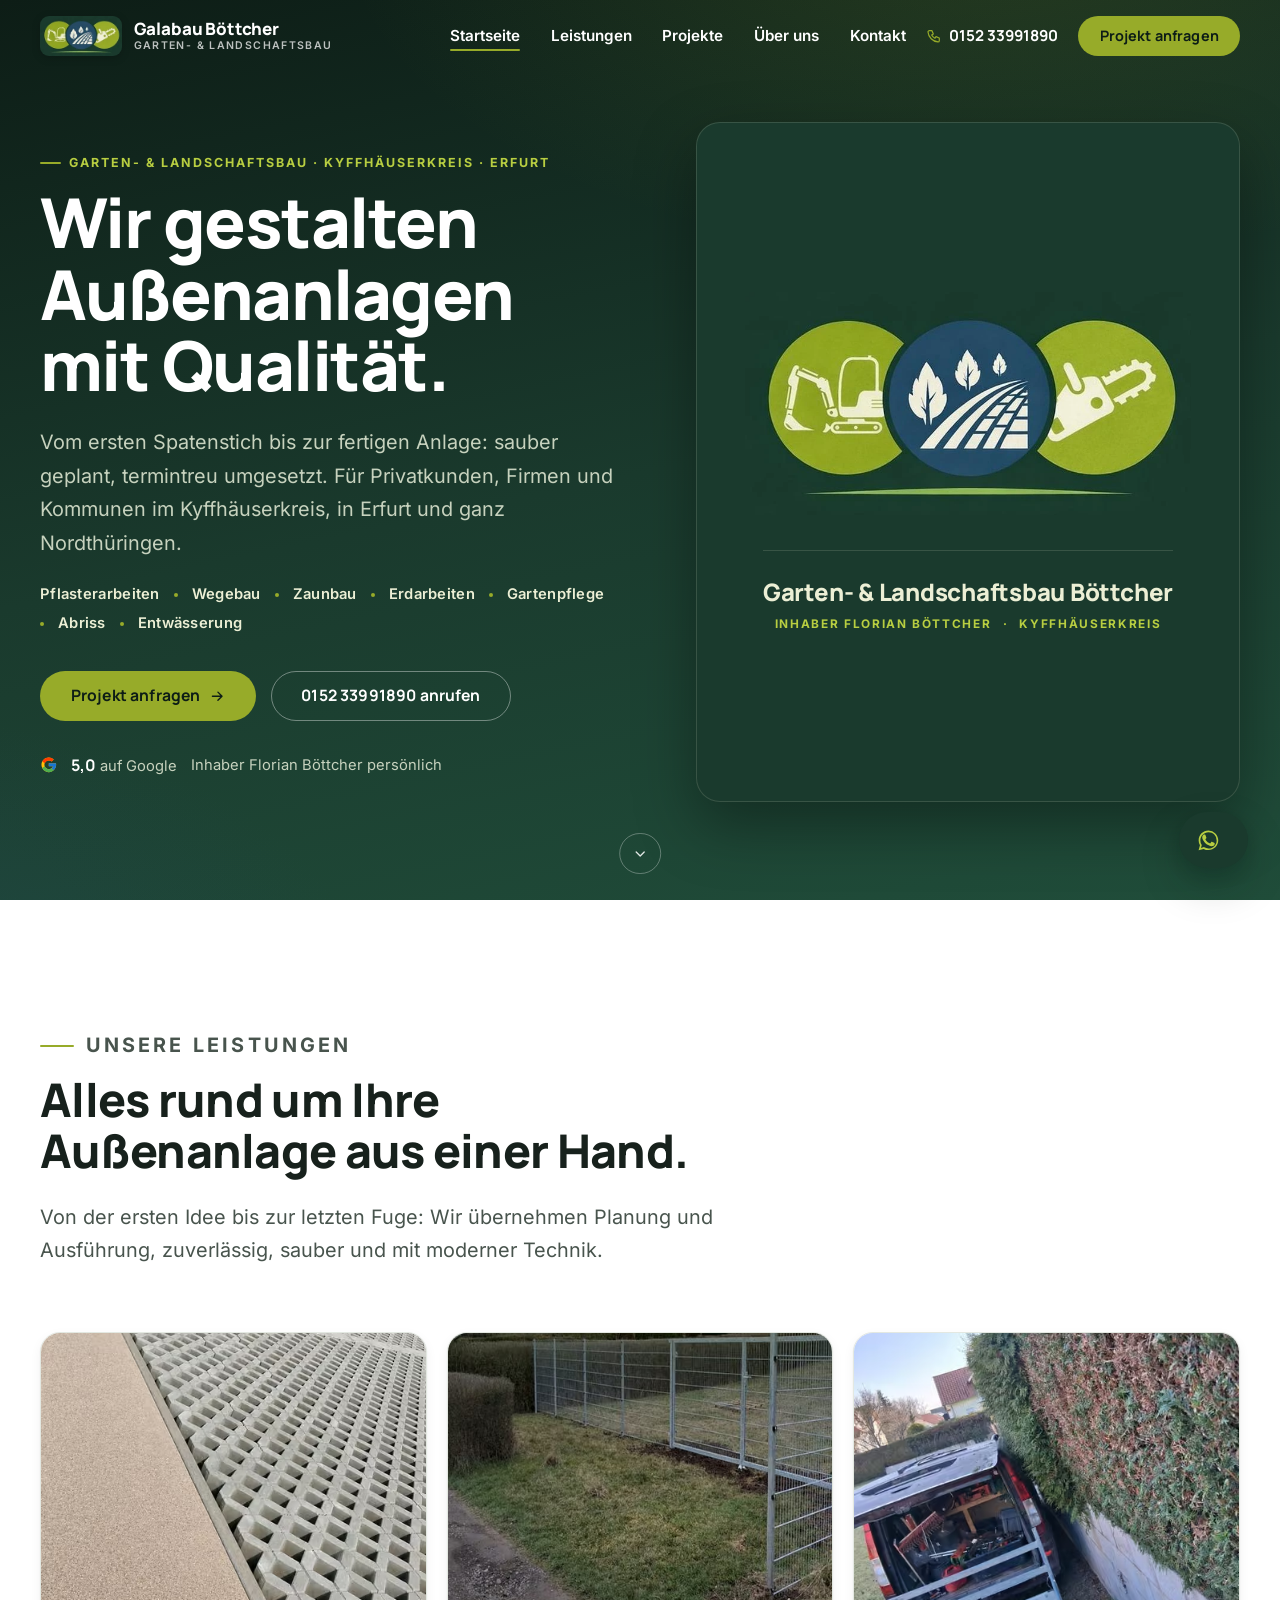
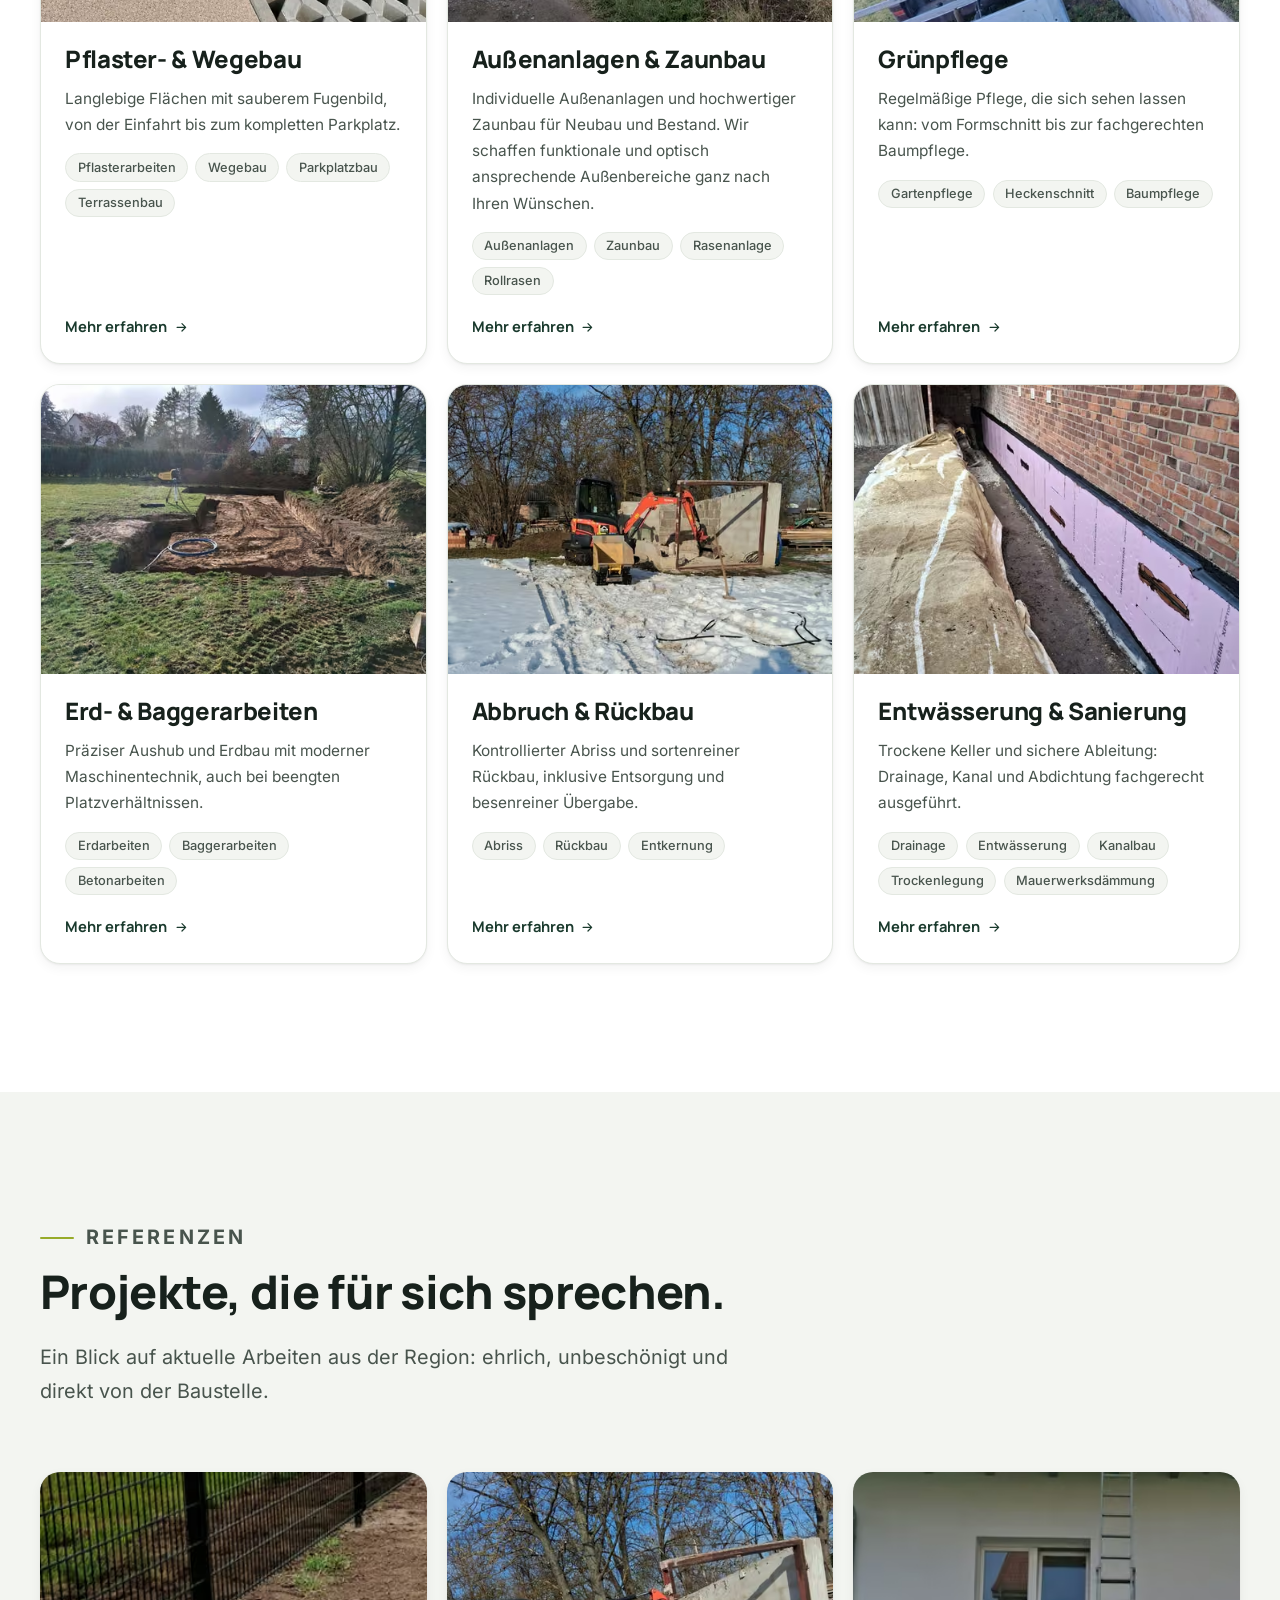
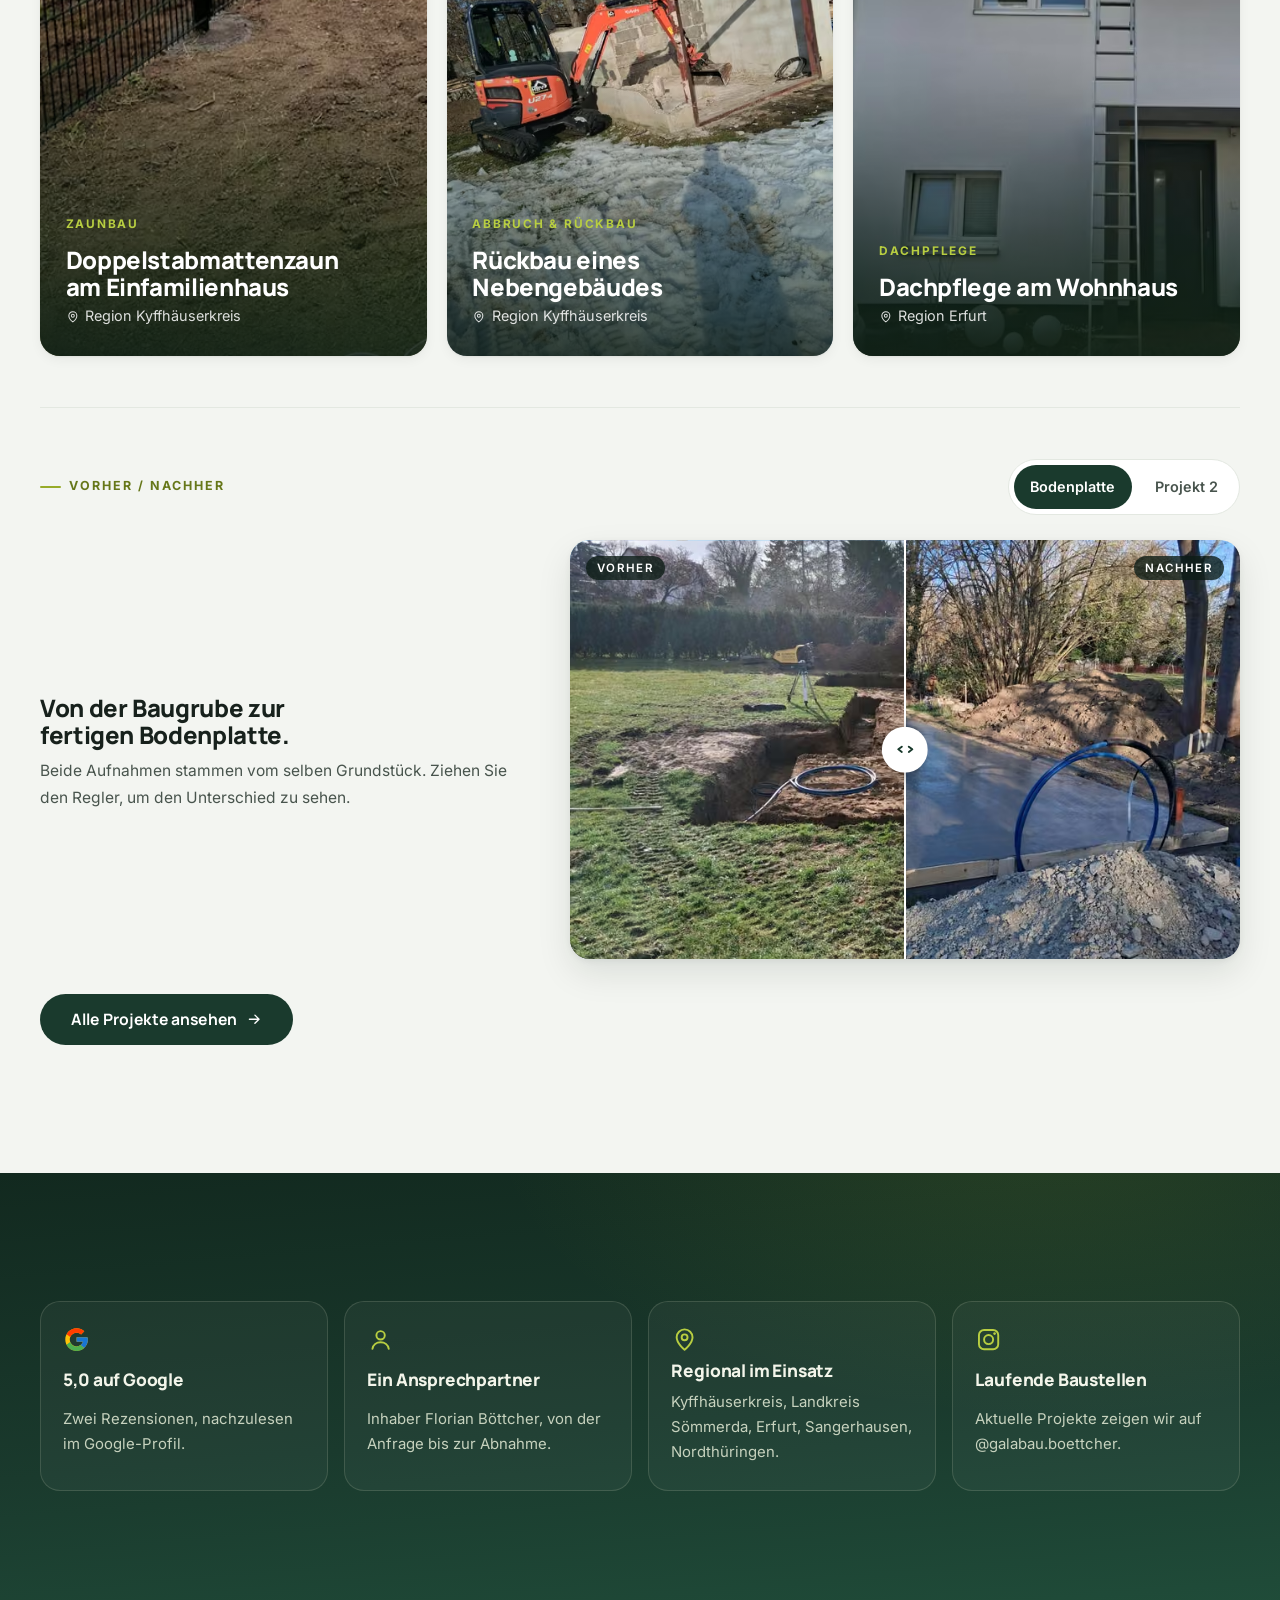
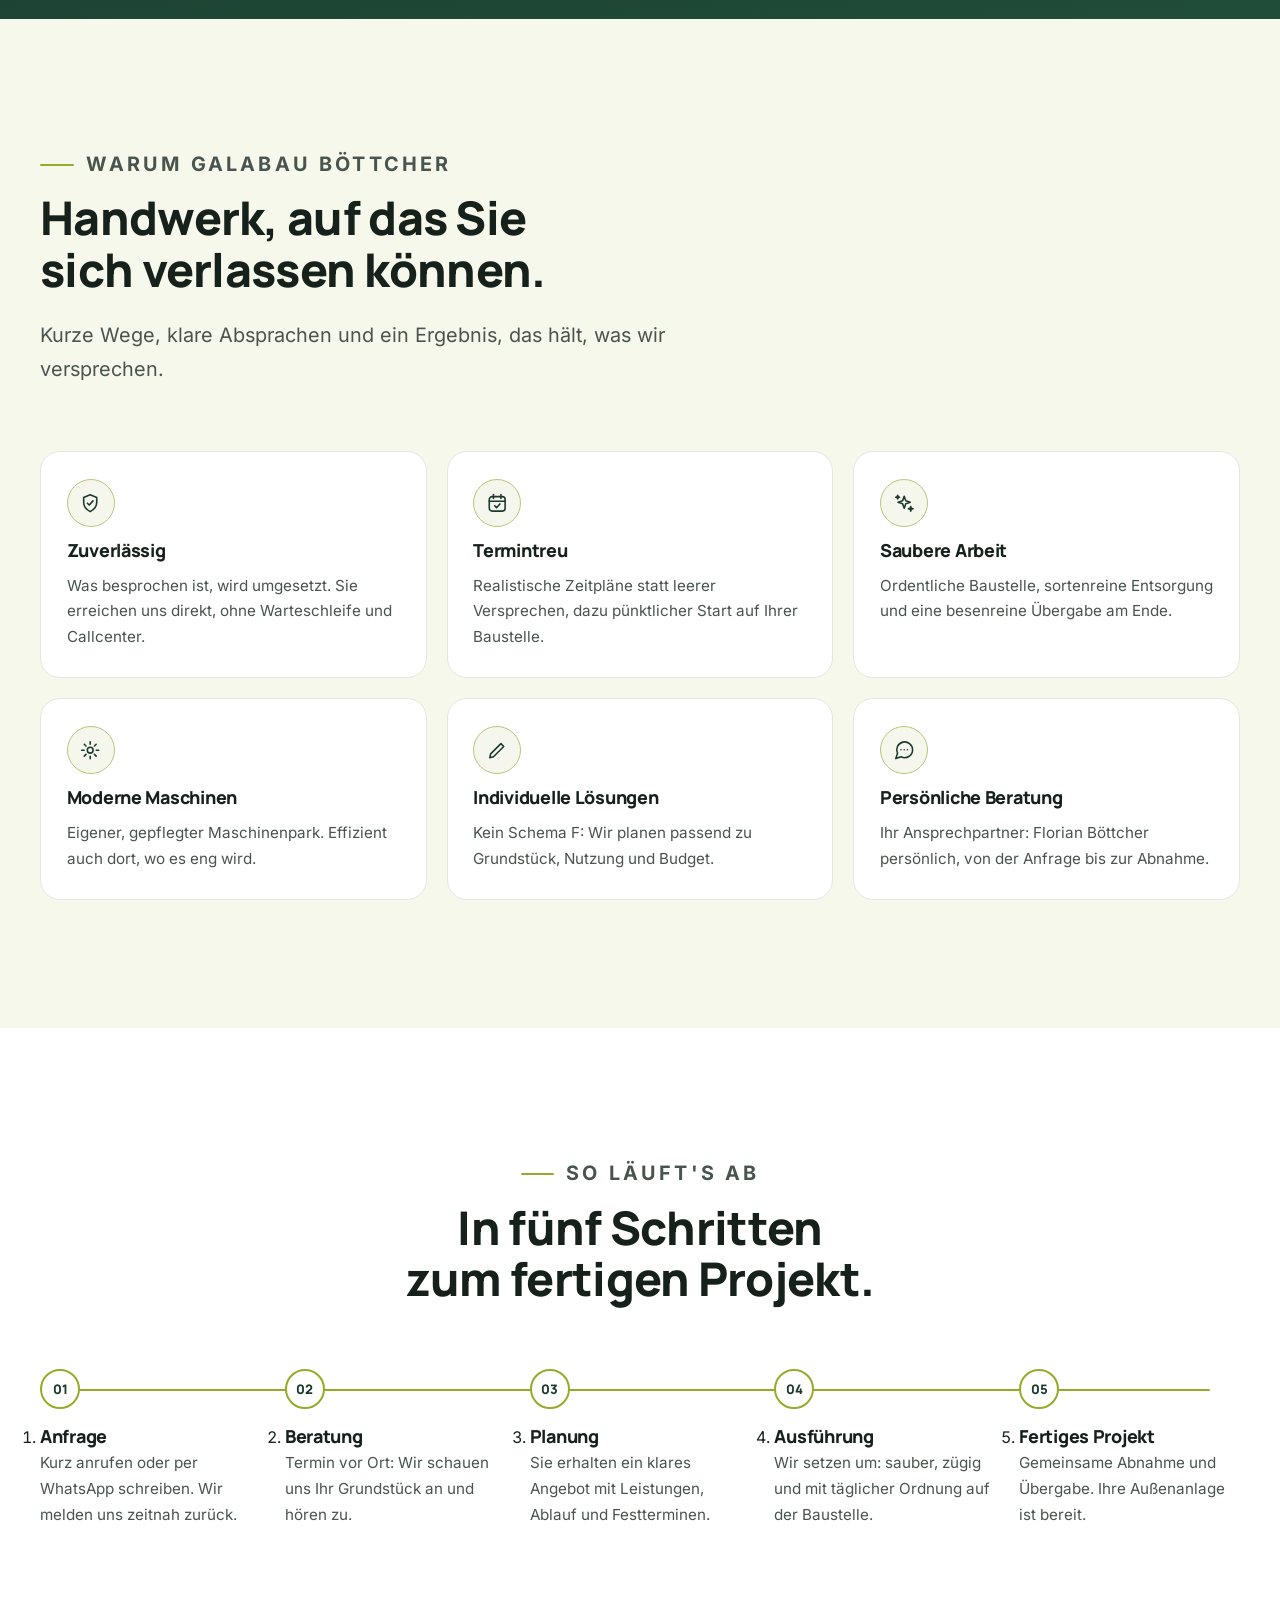
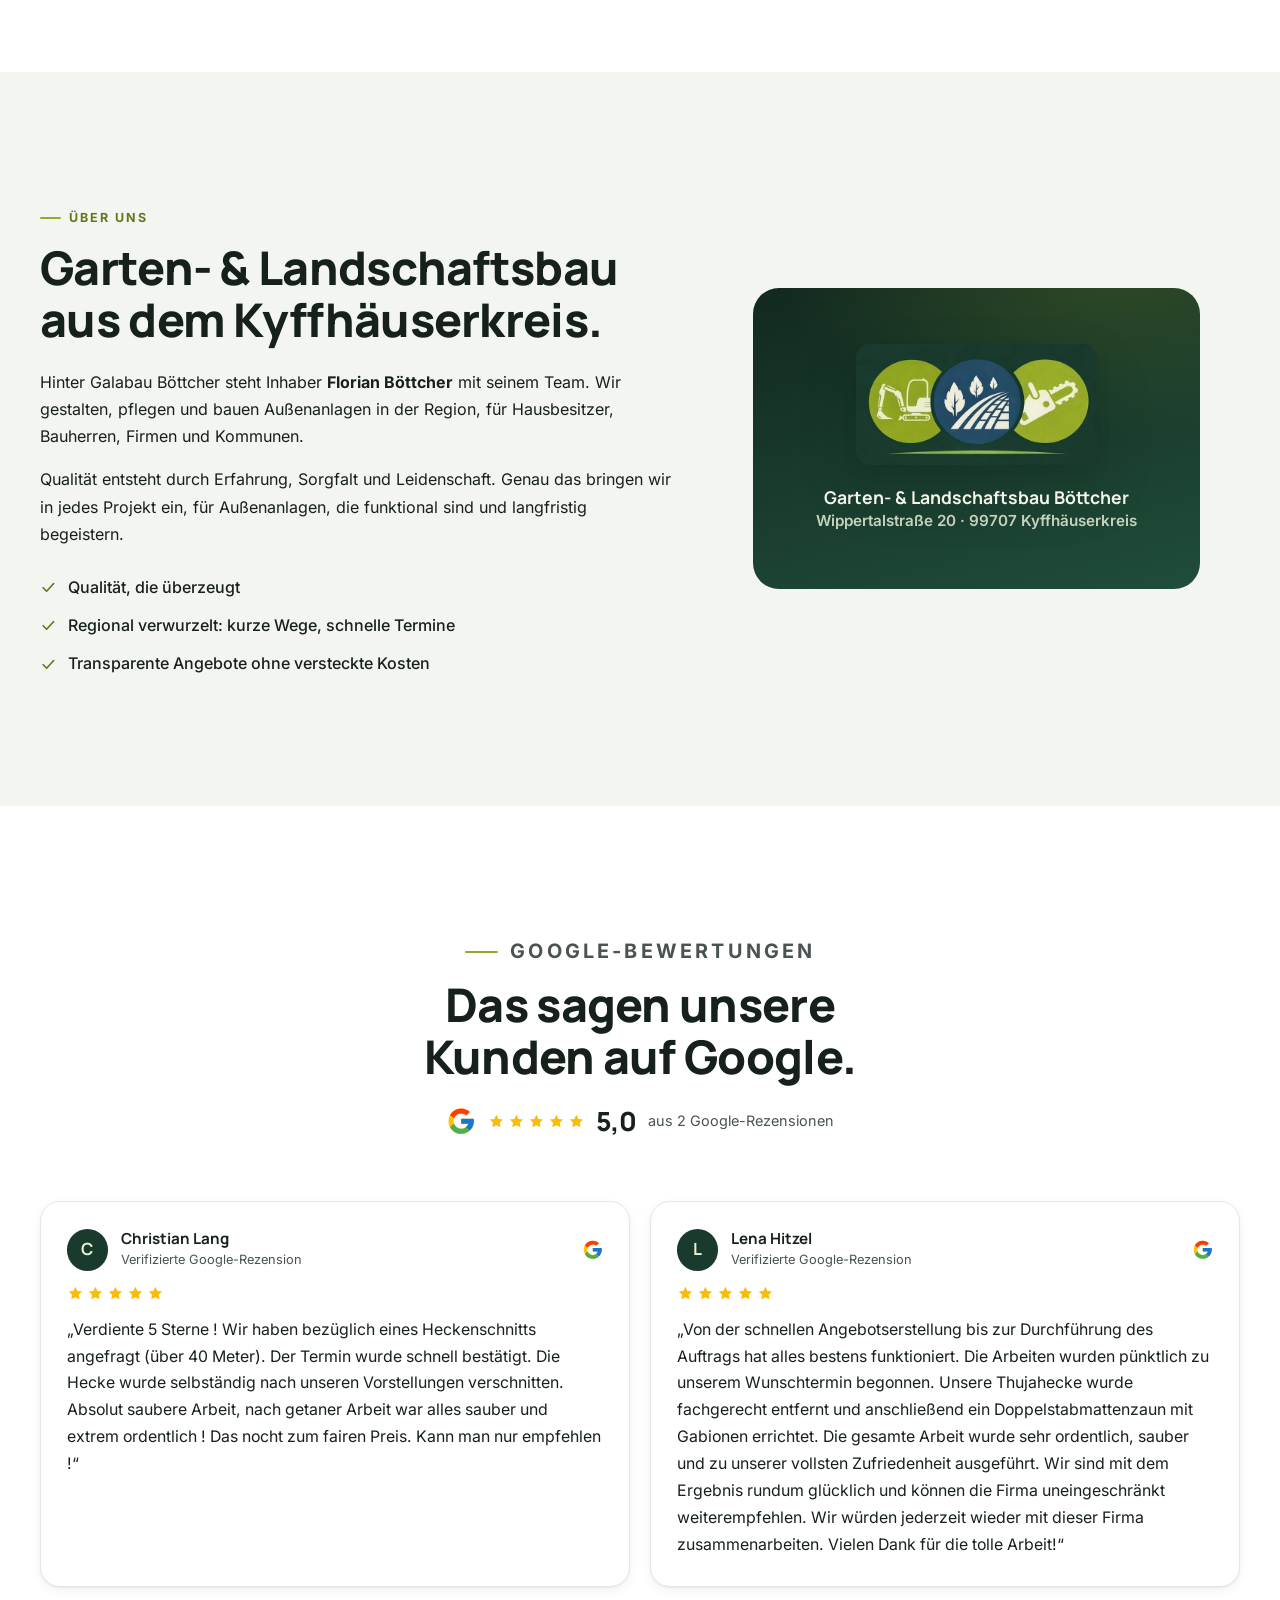
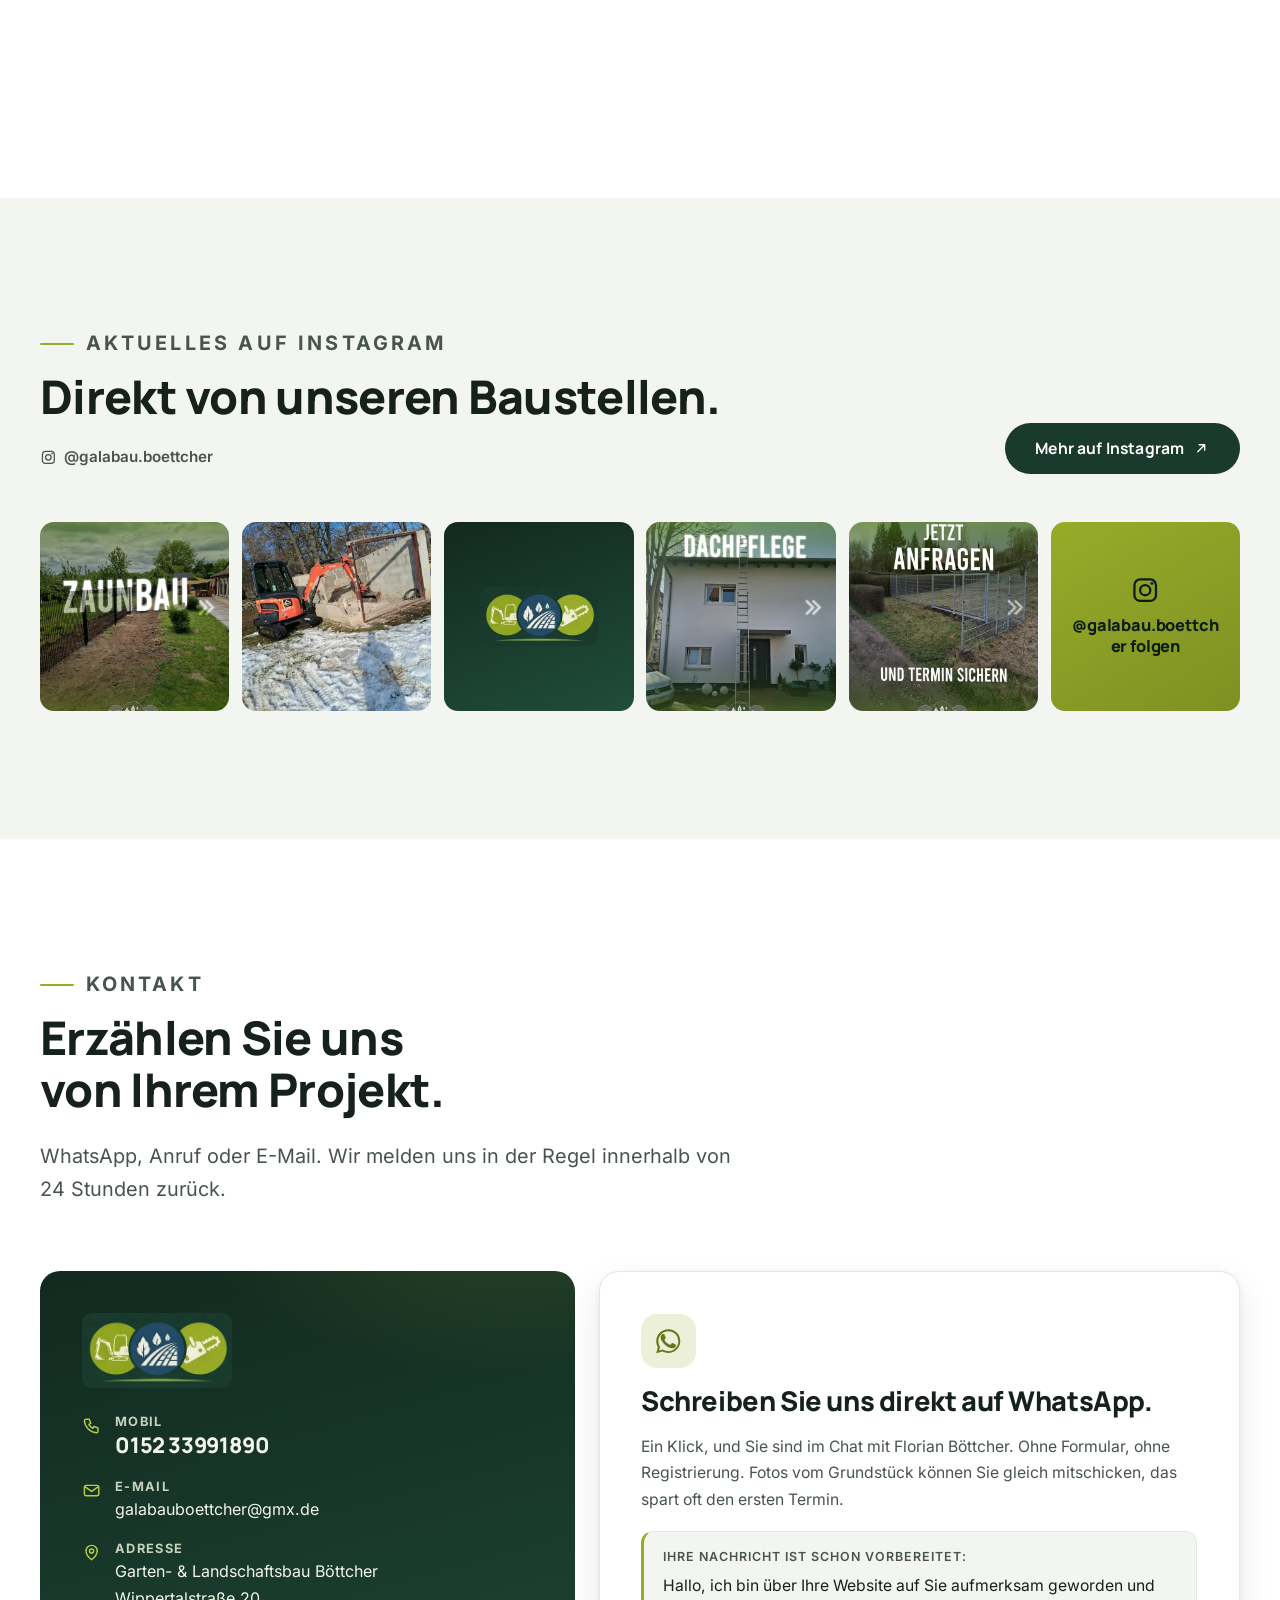
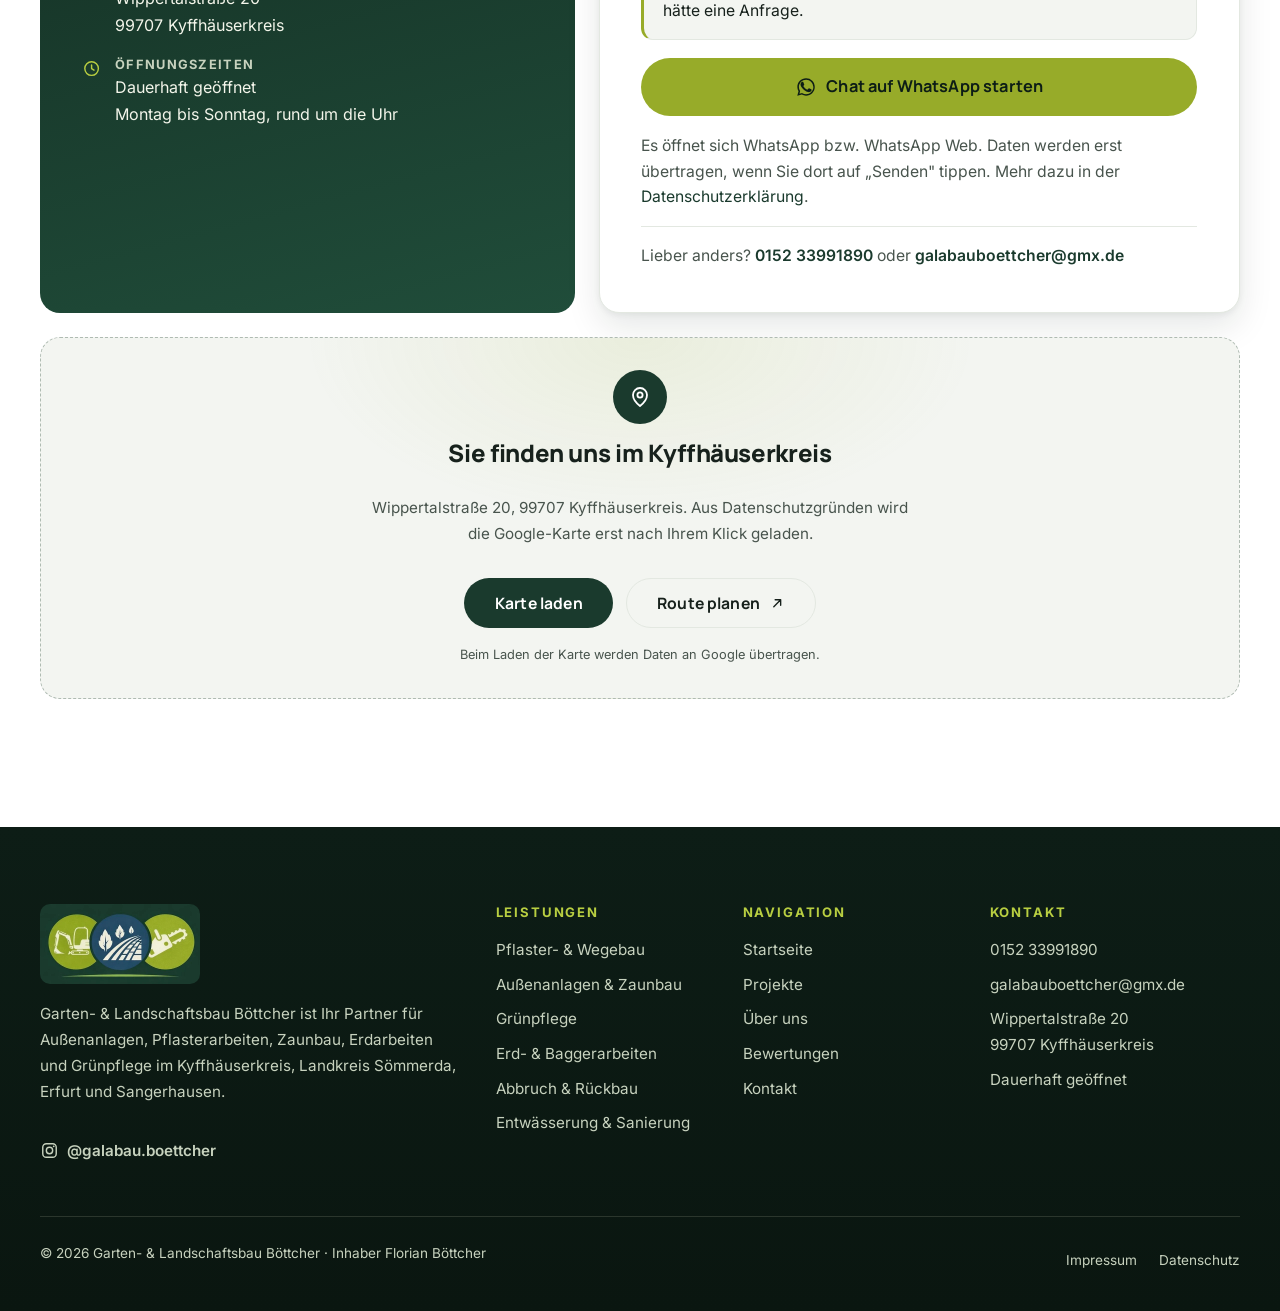
<file: index.html>
<!DOCTYPE html>
<html lang="de">
<head>
  <meta charset="UTF-8">
  <meta name="viewport" content="width=device-width, initial-scale=1">
  <script>document.documentElement.classList.add("js");</script>

  <title>Garten- &amp; Landschaftsbau Böttcher | Kyffhäuserkreis, Sömmerda &amp; Erfurt</title>
  <meta name="description" content="Galabau Böttcher ist Ihr Garten- und Landschaftsbau im Kyffhäuserkreis, Landkreis Sömmerda, in Erfurt, Sangerhausen &amp; Nordthüringen: Pflaster, Zaunbau, Erdarbeiten, Gartenpflege, Abriss &amp; Entwässerung. Jetzt anfragen: 0152 33991890.">
  <link rel="canonical" href="https://xn--galabau-bttcher-htb.com/">

  <meta property="og:type" content="website">
  <meta property="og:locale" content="de_DE">
  <meta property="og:site_name" content="Garten- &amp; Landschaftsbau Böttcher">
  <meta property="og:title" content="Garten- &amp; Landschaftsbau Böttcher | Kyffhäuserkreis, Sömmerda &amp; Erfurt">
  <meta property="og:description" content="Wir gestalten Außenanlagen mit Qualität: im Kyffhäuserkreis, Landkreis Sömmerda, in Erfurt, Sangerhausen und ganz Nordthüringen. Pflaster, Zaunbau, Erdarbeiten, Grünpflege, Abriss &amp; Entwässerung.">
  <meta property="og:url" content="https://xn--galabau-bttcher-htb.com/">
  <meta property="og:image" content="https://xn--galabau-bttcher-htb.com/assets/img/og-image.jpg">
  <meta property="og:image:width" content="1200">
  <meta property="og:image:height" content="630">
  <meta name="twitter:card" content="summary_large_image">

  <meta name="theme-color" content="#1A3A2D">
  <link rel="icon" href="favicon.ico" sizes="48x48">
  <link rel="icon" href="favicon.svg" type="image/svg+xml">
  <link rel="apple-touch-icon" href="assets/img/apple-touch-icon.png">

  <link rel="preload" href="assets/fonts/manrope-latin-wght.woff2" as="font" type="font/woff2" crossorigin>
  <link rel="preload" href="assets/fonts/inter-latin-wght.woff2" as="font" type="font/woff2" crossorigin>
  <!-- Kein Preload für das Hero-Bild: Messung zeigt den H1 als LCP-Element,
       und der Preload wählte bei schmalen Viewports eine andere srcset-Variante
       als das <picture> selbst - das hätte eine Datei doppelt geladen.
       Die frühe Priorisierung übernimmt fetchpriority="high" am <img>. -->
  <link rel="stylesheet" href="css/main.css">
  <script src="js/main.js" defer></script>

  <script type="application/ld+json">
  {
  "@context": "https://schema.org",
  "@type": "HomeAndConstructionBusiness",
  "@id": "https://xn--galabau-bttcher-htb.com/#business",
  "name": "Garten- & Landschaftsbau Böttcher",
  "alternateName": "Galabau Böttcher",
  "founder": {
    "@type": "Person",
    "name": "Florian Böttcher"
  },
  "url": "https://xn--galabau-bttcher-htb.com/",
  "logo": "https://xn--galabau-bttcher-htb.com/assets/img/logo-mark.png",
  "image": "https://xn--galabau-bttcher-htb.com/assets/img/og-image.jpg",
  "telephone": "+49 152 33991890",
  "email": "galabauboettcher@gmx.de",
  "address": {
    "@type": "PostalAddress",
    "streetAddress": "Wippertalstraße 20",
    "postalCode": "99707",
    "addressLocality": "Kyffhäuserkreis",
    "addressRegion": "Thüringen",
    "addressCountry": "DE"
  },
  "areaServed": [
    "Kyffhäuserkreis",
    "Landkreis Sömmerda",
    "Erfurt",
    "Sangerhausen",
    "Nordthüringen"
  ],
  "openingHoursSpecification": [
    {
      "@type": "OpeningHoursSpecification",
      "dayOfWeek": [
        "Monday",
        "Tuesday",
        "Wednesday",
        "Thursday",
        "Friday",
        "Saturday",
        "Sunday"
      ],
      "opens": "00:00",
      "closes": "23:59"
    }
  ],
  "contactPoint": {
    "@type": "ContactPoint",
    "contactType": "customer service",
    "telephone": "+49 152 33991890",
    "availableLanguage": "de",
    "hoursAvailable": {
      "@type": "OpeningHoursSpecification",
      "dayOfWeek": [
        "Monday",
        "Tuesday",
        "Wednesday",
        "Thursday",
        "Friday",
        "Saturday",
        "Sunday"
      ],
      "opens": "00:00",
      "closes": "23:59"
    }
  },
  "sameAs": [
    "https://www.instagram.com/galabau.boettcher/"
  ],
  "priceRange": "€€",
  "hasOfferCatalog": {
    "@type": "OfferCatalog",
    "name": "Leistungen im Garten- und Landschaftsbau",
    "itemListElement": [
      {
        "@type": "Offer",
        "itemOffered": {
          "@type": "Service",
          "name": "Pflaster- & Wegebau",
          "description": "Pflasterarbeiten, Wegebau, Parkplatzbau, Terrassenbau"
        }
      },
      {
        "@type": "Offer",
        "itemOffered": {
          "@type": "Service",
          "name": "Außenanlagen & Zaunbau",
          "description": "Außenanlagen, Zaunbau, Rasenanlage, Rollrasen"
        }
      },
      {
        "@type": "Offer",
        "itemOffered": {
          "@type": "Service",
          "name": "Grünpflege",
          "description": "Gartenpflege, Heckenschnitt, Baumpflege"
        }
      },
      {
        "@type": "Offer",
        "itemOffered": {
          "@type": "Service",
          "name": "Erd- & Baggerarbeiten",
          "description": "Erdarbeiten, Baggerarbeiten, Betonarbeiten"
        }
      },
      {
        "@type": "Offer",
        "itemOffered": {
          "@type": "Service",
          "name": "Abbruch & Rückbau",
          "description": "Abriss, Rückbau, Entkernung"
        }
      },
      {
        "@type": "Offer",
        "itemOffered": {
          "@type": "Service",
          "name": "Entwässerung & Sanierung",
          "description": "Drainage, Entwässerung, Kanalbau, Trockenlegung, Mauerwerksdämmung"
        }
      }
    ]
  },
  "aggregateRating": {
    "@type": "AggregateRating",
    "ratingValue": "5",
    "bestRating": "5",
    "worstRating": "1",
    "reviewCount": "2"
  },
  "review": [
    {
      "@type": "Review",
      "author": {
        "@type": "Person",
        "name": "Christian Lang"
      },
      "reviewRating": {
        "@type": "Rating",
        "ratingValue": "5",
        "bestRating": "5"
      },
      "reviewBody": "Verdiente 5 Sterne ! Wir haben bezüglich eines Heckenschnitts angefragt (über 40 Meter). Der Termin wurde schnell bestätigt. Die Hecke wurde selbständig nach unseren Vorstellungen verschnitten. Absolut saubere Arbeit, nach getaner Arbeit war alles sauber und extrem ordentlich ! Das nocht zum fairen Preis. Kann man nur empfehlen !"
    },
    {
      "@type": "Review",
      "author": {
        "@type": "Person",
        "name": "Lena Hitzel"
      },
      "reviewRating": {
        "@type": "Rating",
        "ratingValue": "5",
        "bestRating": "5"
      },
      "reviewBody": "Von der schnellen Angebotserstellung bis zur Durchführung des Auftrags hat alles bestens funktioniert. Die Arbeiten wurden pünktlich zu unserem Wunschtermin begonnen. Unsere Thujahecke wurde fachgerecht entfernt und anschließend ein Doppelstabmattenzaun mit Gabionen errichtet. Die gesamte Arbeit wurde sehr ordentlich, sauber und zu unserer vollsten Zufriedenheit ausgeführt. Wir sind mit dem Ergebnis rundum glücklich und können die Firma uneingeschränkt weiterempfehlen. Wir würden jederzeit wieder mit dieser Firma zusammenarbeiten. Vielen Dank für die tolle Arbeit!"
    }
  ]
}
  </script>
</head>
<body>
  <a class="skip-link" href="#main">Zum Inhalt springen</a>

  <!-- ================= Header ================= -->
  <header class="site-header">
    <div class="container site-header__inner">
      <a class="brand" href="index.html" aria-label="Galabau Böttcher, zur Startseite">
        <!-- Logo austauschen: Original in content/originale/ ersetzen und
             tools/optimize-images.py neu laufen lassen -->
        <img class="brand__logo" src="assets/img/logo-mark-200.webp" alt="" width="200" height="100">
        <span class="brand__name">Galabau Böttcher<small>Garten- &amp; Landschaftsbau</small></span>
      </a>

      <nav class="main-nav" aria-label="Hauptnavigation">
        <ul>
          <li><a href="index.html" aria-current="page">Startseite</a></li>
          <li><a href="leistungen/">Leistungen</a></li>
          <li><a href="projekte/">Projekte</a></li>
          <li><a href="#ueber-uns">Über uns</a></li>
          <li><a href="#kontakt">Kontakt</a></li>
        </ul>
      </nav>

      <a class="header-phone" href="tel:+4915233991890">
        <svg viewBox="0 0 24 24" fill="none" stroke="currentColor" stroke-width="1.8" stroke-linecap="round" stroke-linejoin="round" aria-hidden="true"><path d="M5 4h4l2 5-2.5 1.5a12 12 0 0 0 5 5L15 13l5 2v4a2 2 0 0 1-2 2A16.5 16.5 0 0 1 3 6a2 2 0 0 1 2-2z"/></svg>
        0152 33991890
      </a>
      <a class="btn btn--lime btn--header" href="#kontakt">Projekt anfragen</a>

      <button class="nav-toggle" type="button" aria-expanded="false" aria-controls="mobile-nav" aria-label="Menü öffnen oder schließen">
        <span class="nav-toggle__box" aria-hidden="true"><span></span><span></span><span></span></span>
      </button>
    </div>
  </header>

  <!-- Mobiles Menü -->
  <nav class="mobile-nav" id="mobile-nav" aria-label="Mobile Navigation" aria-hidden="true">
    <div class="container">
      <ul>
        <li style="transition-delay:.06s"><a class="mobile-nav__link" href="index.html" aria-current="page">Startseite</a></li>
        <li style="transition-delay:.12s"><a class="mobile-nav__link" href="leistungen/">Leistungen</a></li>
        <li style="transition-delay:.18s"><a class="mobile-nav__link" href="projekte/">Projekte</a></li>
        <li style="transition-delay:.24s"><a class="mobile-nav__link" href="#ueber-uns">Über uns</a></li>
        <li style="transition-delay:.30s"><a class="mobile-nav__link" href="#kontakt">Kontakt</a></li>
      </ul>
      <div class="mobile-nav__foot">
        <a href="tel:+4915233991890">0152 33991890</a>
        <a href="mailto:galabauboettcher@gmx.de">galabauboettcher@gmx.de</a>
        <a href="https://www.instagram.com/galabau.boettcher/" target="_blank" rel="noopener noreferrer">Instagram: @galabau.boettcher</a>
      </div>
    </div>
  </nav>

  <main id="main">

    <!-- ================= Hero ================= -->
    <section class="hero" aria-label="Intro">
      <div class="container hero__inner">
        <div class="hero__content">
          <p class="eyebrow">Garten- &amp; Landschaftsbau · Kyffhäuserkreis · Erfurt</p>
          <h1>Wir gestalten Außenanlagen mit Qualität.</h1>
          <p class="hero__lead">Vom ersten Spatenstich bis zur fertigen Anlage: sauber geplant, termintreu umgesetzt. Für Privatkunden, Firmen und Kommunen im Kyffhäuserkreis, in Erfurt und ganz Nordthüringen.</p>
          <ul class="hero__services" aria-label="Unsere Kernleistungen">
            <li>Pflasterarbeiten</li>
            <li>Wegebau</li>
            <li>Zaunbau</li>
            <li>Erdarbeiten</li>
            <li>Gartenpflege</li>
            <li>Abriss</li>
            <li>Entwässerung</li>
          </ul>
          <div class="hero__actions">
            <a class="btn btn--lime" href="#kontakt">
              Projekt anfragen
              <svg viewBox="0 0 24 24" fill="none" stroke="currentColor" stroke-width="2" stroke-linecap="round" stroke-linejoin="round" aria-hidden="true"><path d="M5 12h14M13 6l6 6-6 6"/></svg>
            </a>
            <a class="btn btn--ghost-light" href="tel:+4915233991890">0152 33991890 anrufen</a>
          </div>
          <p class="hero__proof">
            <svg class="hero__proof-g" viewBox="0 0 48 48" aria-hidden="true"><path fill="#FFC107" d="M43.611 20.083H42V20H24v8h11.303c-1.649 4.657-6.08 8-11.303 8-6.627 0-12-5.373-12-12s5.373-12 12-12c3.059 0 5.842 1.154 7.961 3.039l5.657-5.657C34.046 6.053 29.268 4 24 4 12.955 4 4 12.955 4 24s8.955 20 20 20 20-8.955 20-20c0-1.341-.138-2.65-.389-3.917z"/><path fill="#FF3D00" d="M6.306 14.691l6.571 4.819C14.655 15.108 18.961 12 24 12c3.059 0 5.842 1.154 7.961 3.039l5.657-5.657C34.046 6.053 29.268 4 24 4 16.318 4 9.656 8.337 6.306 14.691z"/><path fill="#4CAF50" d="M24 44c5.166 0 9.86-1.977 13.409-5.192l-6.19-5.238C29.211 35.091 26.715 36 24 36c-5.202 0-9.619-3.317-11.283-7.946l-6.522 5.025C9.505 39.556 16.227 44 24 44z"/><path fill="#1976D2" d="M43.611 20.083H42V20H24v8h11.303c-.792 2.237-2.231 4.166-4.087 5.571l6.19 5.238C36.971 39.205 44 34 44 24c0-1.341-.138-2.65-.389-3.917z"/></svg>
            <span><strong>5,0</strong> auf Google</span>
            <span>Inhaber Florian Böttcher persönlich</span>
          </p>
        </div>

        <!-- Markenblock: Original-Logo (unveraenderter Ausschnitt aus
             content/originale/logo.png.jpeg), Flaeche in der Logo-Grundfarbe -->
        <div class="hero__brand">
          <img class="hero__brand-logo" src="assets/img/logo-mark-hd.webp" width="750" height="375" fetchpriority="high" decoding="async" alt="Logo von Garten- und Landschaftsbau Böttcher: Minibagger, Blätter mit gepflastertem Weg und Kettensäge in drei Kreisen">
          <div class="hero__brand-text">
            <p class="hero__brand-name">Garten- &amp; Landschaftsbau Böttcher</p>
            <p class="hero__brand-meta"><span>Inhaber Florian Böttcher</span><span>Kyffhäuserkreis</span></p>
          </div>
        </div>
      </div>

      <a class="scroll-hint" href="#leistungen" aria-label="Zu den Leistungen scrollen">
        <svg viewBox="0 0 24 24" fill="none" stroke="currentColor" stroke-width="2" stroke-linecap="round" stroke-linejoin="round" aria-hidden="true"><path d="M6 9l6 6 6-6"/></svg>
      </a>
    </section>

    <!-- ================= Leistungen ================= -->
    <section class="section" id="leistungen" aria-labelledby="leistungen-title">
      <div class="container">
        <div class="section-head reveal">
          <p class="eyebrow">Unsere Leistungen</p>
          <h2 id="leistungen-title">Alles rund um Ihre Außenanlage aus einer Hand.</h2>
          <p>Von der ersten Idee bis zur letzten Fuge: Wir übernehmen Planung und Ausführung, zuverlässig, sauber und mit moderner Technik.</p>
        </div>

        <div class="cards-grid" data-reveal-group>
          <!-- Pflaster- & Wegebau -->
          <article class="service-card reveal">
            <div class="service-card__media">
              <picture>
                <source type="image/avif" srcset="assets/img/pflaster-wegebau-480.avif 480w, assets/img/pflaster-wegebau-800.avif 800w" sizes="(min-width: 70em) 373px, (min-width: 40em) 46vw, 92vw">
                <source type="image/webp" srcset="assets/img/pflaster-wegebau-480.webp 480w, assets/img/pflaster-wegebau-800.webp 800w" sizes="(min-width: 70em) 373px, (min-width: 40em) 46vw, 92vw">
                <img src="assets/img/pflaster-wegebau-480.jpg" srcset="assets/img/pflaster-wegebau-480.jpg 480w, assets/img/pflaster-wegebau-800.jpg 800w" sizes="(min-width: 70em) 373px, (min-width: 40em) 46vw, 92vw" width="947" height="1660" loading="lazy" decoding="async" style="object-position: 50% 88%" alt="Neu verlegte Rasengittersteine entlang einer Beton-Stützwand">
              </picture>
            </div>
            <div class="service-card__body">
              <h3>Pflaster- &amp; Wegebau</h3>
              <p>Langlebige Flächen mit sauberem Fugenbild, von der Einfahrt bis zum kompletten Parkplatz.</p>
              <ul class="service-card__tags" aria-label="Leistungen in dieser Kategorie">
                <li class="chip">Pflasterarbeiten</li><li class="chip">Wegebau</li><li class="chip">Parkplatzbau</li><li class="chip">Terrassenbau</li>
              </ul>
              <a class="link-arrow service-card__stretch" href="leistungen/#pflaster">Mehr erfahren<svg viewBox="0 0 24 24" fill="none" stroke="currentColor" stroke-width="2" stroke-linecap="round" stroke-linejoin="round" aria-hidden="true"><path d="M5 12h14M13 6l6 6-6 6"/></svg></a>
            </div>
          </article>

          <!-- Außenanlagen & Zaunbau -->
          <article class="service-card reveal">
            <div class="service-card__media">
              <picture>
                <source type="image/avif" srcset="assets/img/zaunbau-clean-480.avif 480w, assets/img/zaunbau-clean-800.avif 800w" sizes="(min-width: 70em) 373px, (min-width: 40em) 46vw, 92vw">
                <source type="image/webp" srcset="assets/img/zaunbau-clean-480.webp 480w, assets/img/zaunbau-clean-800.webp 800w" sizes="(min-width: 70em) 373px, (min-width: 40em) 46vw, 92vw">
                <img src="assets/img/zaunbau-clean-480.jpg" srcset="assets/img/zaunbau-clean-480.jpg 480w, assets/img/zaunbau-clean-800.jpg 800w" sizes="(min-width: 70em) 373px, (min-width: 40em) 46vw, 92vw" width="744" height="576" loading="lazy" decoding="async" alt="Fertig montierte verzinkte Zaunanlage mit Tor entlang einer Grundstücksgrenze">
              </picture>
            </div>
            <div class="service-card__body">
              <h3>Außenanlagen &amp; Zaunbau</h3>
              <p>Individuelle Außenanlagen und hochwertiger Zaunbau für Neubau und Bestand. Wir schaffen funktionale und optisch ansprechende Außenbereiche ganz nach Ihren Wünschen.</p>
              <ul class="service-card__tags" aria-label="Leistungen in dieser Kategorie">
                <li class="chip">Außenanlagen</li><li class="chip">Zaunbau</li><li class="chip">Rasenanlage</li><li class="chip">Rollrasen</li>
              </ul>
              <a class="link-arrow service-card__stretch" href="leistungen/#aussenanlagen">Mehr erfahren<svg viewBox="0 0 24 24" fill="none" stroke="currentColor" stroke-width="2" stroke-linecap="round" stroke-linejoin="round" aria-hidden="true"><path d="M5 12h14M13 6l6 6-6 6"/></svg></a>
            </div>
          </article>

          <!-- Grünpflege -->
          <article class="service-card reveal">
            <div class="service-card__media">
              <picture>
                <source type="image/avif" srcset="assets/img/gruenpflege-480.avif 480w, assets/img/gruenpflege-800.avif 800w" sizes="(min-width: 70em) 373px, (min-width: 40em) 46vw, 92vw">
                <source type="image/webp" srcset="assets/img/gruenpflege-480.webp 480w, assets/img/gruenpflege-800.webp 800w" sizes="(min-width: 70em) 373px, (min-width: 40em) 46vw, 92vw">
                <img src="assets/img/gruenpflege-480.jpg" srcset="assets/img/gruenpflege-480.jpg 480w, assets/img/gruenpflege-800.jpg 800w" sizes="(min-width: 70em) 373px, (min-width: 40em) 46vw, 92vw" width="1200" height="1600" loading="lazy" decoding="async" style="object-position: 50% 52%" alt="Frisch geschnittene Thuja-Hecke, daneben das Firmenfahrzeug mit Anhänger und Schnittgut">
              </picture>
            </div>
            <div class="service-card__body">
              <h3>Grünpflege</h3>
              <p>Regelmäßige Pflege, die sich sehen lassen kann: vom Formschnitt bis zur fachgerechten Baumpflege.</p>
              <ul class="service-card__tags" aria-label="Leistungen in dieser Kategorie">
                <li class="chip">Gartenpflege</li><li class="chip">Heckenschnitt</li><li class="chip">Baumpflege</li>
              </ul>
              <a class="link-arrow service-card__stretch" href="leistungen/#gruenpflege">Mehr erfahren<svg viewBox="0 0 24 24" fill="none" stroke="currentColor" stroke-width="2" stroke-linecap="round" stroke-linejoin="round" aria-hidden="true"><path d="M5 12h14M13 6l6 6-6 6"/></svg></a>
            </div>
          </article>

          <!-- Erd- & Baggerarbeiten -->
          <article class="service-card reveal">
            <div class="service-card__media">
              <picture>
                <source type="image/avif" srcset="assets/img/erd-baggerarbeiten-480.avif 480w, assets/img/erd-baggerarbeiten-800.avif 800w" sizes="(min-width: 70em) 373px, (min-width: 40em) 46vw, 92vw">
                <source type="image/webp" srcset="assets/img/erd-baggerarbeiten-480.webp 480w, assets/img/erd-baggerarbeiten-800.webp 800w" sizes="(min-width: 70em) 373px, (min-width: 40em) 46vw, 92vw">
                <img src="assets/img/erd-baggerarbeiten-480.jpg" srcset="assets/img/erd-baggerarbeiten-480.jpg 480w, assets/img/erd-baggerarbeiten-800.jpg 800w" sizes="(min-width: 70em) 373px, (min-width: 40em) 46vw, 92vw" width="1600" height="1200" loading="lazy" decoding="async" alt="Ausgehobene Baugrube mit Fundamentgräben und Nivelliergerät">
              </picture>
            </div>
            <div class="service-card__body">
              <h3>Erd- &amp; Baggerarbeiten</h3>
              <p>Präziser Aushub und Erdbau mit moderner Maschinentechnik, auch bei beengten Platzverhältnissen.</p>
              <ul class="service-card__tags" aria-label="Leistungen in dieser Kategorie">
                <li class="chip">Erdarbeiten</li><li class="chip">Baggerarbeiten</li><li class="chip">Betonarbeiten</li>
              </ul>
              <a class="link-arrow service-card__stretch" href="leistungen/#erdarbeiten">Mehr erfahren<svg viewBox="0 0 24 24" fill="none" stroke="currentColor" stroke-width="2" stroke-linecap="round" stroke-linejoin="round" aria-hidden="true"><path d="M5 12h14M13 6l6 6-6 6"/></svg></a>
            </div>
          </article>

          <!-- Abbruch & Rückbau -->
          <article class="service-card reveal">
            <div class="service-card__media">
              <picture>
                <source type="image/avif" srcset="assets/img/abriss-rueckbau-neu-480.avif 480w, assets/img/abriss-rueckbau-neu-800.avif 800w" sizes="(min-width: 70em) 373px, (min-width: 40em) 46vw, 92vw">
                <source type="image/webp" srcset="assets/img/abriss-rueckbau-neu-480.webp 480w, assets/img/abriss-rueckbau-neu-800.webp 800w" sizes="(min-width: 70em) 373px, (min-width: 40em) 46vw, 92vw">
                <img src="assets/img/abriss-rueckbau-neu-480.jpg" srcset="assets/img/abriss-rueckbau-neu-480.jpg 480w, assets/img/abriss-rueckbau-neu-800.jpg 800w" sizes="(min-width: 70em) 373px, (min-width: 40em) 46vw, 92vw" width="1530" height="1605" loading="lazy" decoding="async" style="object-position: 50% 40%" alt="Minibagger und Dumper beim kontrollierten Rückbau einer gemauerten Wand">
              </picture>
            </div>
            <div class="service-card__body">
              <h3>Abbruch &amp; Rückbau</h3>
              <p>Kontrollierter Abriss und sortenreiner Rückbau, inklusive Entsorgung und besenreiner Übergabe.</p>
              <ul class="service-card__tags" aria-label="Leistungen in dieser Kategorie">
                <li class="chip">Abriss</li><li class="chip">Rückbau</li><li class="chip">Entkernung</li>
              </ul>
              <a class="link-arrow service-card__stretch" href="leistungen/#abbruch">Mehr erfahren<svg viewBox="0 0 24 24" fill="none" stroke="currentColor" stroke-width="2" stroke-linecap="round" stroke-linejoin="round" aria-hidden="true"><path d="M5 12h14M13 6l6 6-6 6"/></svg></a>
            </div>
          </article>

          <!-- Entwässerung & Sanierung -->
          <article class="service-card reveal">
            <div class="service-card__media">
              <picture>
                <source type="image/avif" srcset="assets/img/entwaesserung-sanierung-480.avif 480w, assets/img/entwaesserung-sanierung-800.avif 800w" sizes="(min-width: 70em) 373px, (min-width: 40em) 46vw, 92vw">
                <source type="image/webp" srcset="assets/img/entwaesserung-sanierung-480.webp 480w, assets/img/entwaesserung-sanierung-800.webp 800w" sizes="(min-width: 70em) 373px, (min-width: 40em) 46vw, 92vw">
                <img src="assets/img/entwaesserung-sanierung-480.jpg" srcset="assets/img/entwaesserung-sanierung-480.jpg 480w, assets/img/entwaesserung-sanierung-800.jpg 800w" sizes="(min-width: 70em) 373px, (min-width: 40em) 46vw, 92vw" width="1530" height="2040" loading="lazy" decoding="async" style="object-position: 50% 55%" alt="Freigelegte Kellerwand mit frischer Bitumenabdichtung und Dämmplatten am Sockel">
              </picture>
            </div>
            <div class="service-card__body">
              <h3>Entwässerung &amp; Sanierung</h3>
              <p>Trockene Keller und sichere Ableitung: Drainage, Kanal und Abdichtung fachgerecht ausgeführt.</p>
              <ul class="service-card__tags" aria-label="Leistungen in dieser Kategorie">
                <li class="chip">Drainage</li><li class="chip">Entwässerung</li><li class="chip">Kanalbau</li><li class="chip">Trockenlegung</li><li class="chip">Mauerwerksdämmung</li>
              </ul>
              <a class="link-arrow service-card__stretch" href="leistungen/#entwaesserung">Mehr erfahren<svg viewBox="0 0 24 24" fill="none" stroke="currentColor" stroke-width="2" stroke-linecap="round" stroke-linejoin="round" aria-hidden="true"><path d="M5 12h14M13 6l6 6-6 6"/></svg></a>
            </div>
          </article>
        </div>
      </div>
    </section>

    <!-- ================= Projekte ================= -->
    <section class="section section--soft" id="projekte" aria-labelledby="projekte-title">
      <div class="container">
        <div class="section-head reveal">
          <p class="eyebrow">Referenzen</p>
          <h2 id="projekte-title">Projekte, die für sich sprechen.</h2>
          <p>Ein Blick auf aktuelle Arbeiten aus der Region: ehrlich, unbeschönigt und direkt von der Baustelle.</p>
        </div>

        <div class="projects-grid" data-reveal-group>
          <a class="project-card reveal" href="projekte/#zaunbau">
            <picture>
              <source type="image/avif" srcset="assets/img/zaunbau-dsm-480.avif 480w, assets/img/zaunbau-dsm-800.avif 800w" sizes="(min-width: 70em) 384px, (min-width: 40em) 50vw, 100vw">
              <source type="image/webp" srcset="assets/img/zaunbau-dsm-480.webp 480w, assets/img/zaunbau-dsm-800.webp 800w" sizes="(min-width: 70em) 384px, (min-width: 40em) 50vw, 100vw">
              <img src="assets/img/zaunbau-dsm-800.jpg" srcset="assets/img/zaunbau-dsm-480.jpg 480w, assets/img/zaunbau-dsm-800.jpg 800w" sizes="(min-width: 70em) 384px, (min-width: 40em) 50vw, 100vw" width="660" height="576" loading="lazy" decoding="async" alt="Doppelstabmattenzaun mit frisch vorbereitetem Pflanzstreifen entlang der Grundstücksgrenze">
            </picture>
            <span class="project-card__arrow" aria-hidden="true"><svg viewBox="0 0 24 24" fill="none" stroke="currentColor" stroke-width="2" stroke-linecap="round" stroke-linejoin="round"><path d="M7 17L17 7M9 7h8v8"/></svg></span>
            <span class="project-card__body">
              <span class="project-card__kicker">Zaunbau</span>
              <h3>Doppelstabmattenzaun am Einfamilienhaus</h3>
              <span class="project-card__meta"><svg viewBox="0 0 24 24" fill="none" stroke="currentColor" stroke-width="1.8" stroke-linecap="round" stroke-linejoin="round" aria-hidden="true"><path d="M12 21s-7-5.5-7-11a7 7 0 0 1 14 0c0 5.5-7 11-7 11z"/><circle cx="12" cy="10" r="2.6"/></svg>Region Kyffhäuserkreis</span>
            </span>
          </a>

          <a class="project-card reveal" href="projekte/#abbruch">
            <picture>
              <source type="image/avif" srcset="assets/img/abriss-rueckbau-480.avif 480w, assets/img/abriss-rueckbau-800.avif 800w" sizes="(min-width: 70em) 384px, (min-width: 40em) 50vw, 100vw">
              <source type="image/webp" srcset="assets/img/abriss-rueckbau-480.webp 480w, assets/img/abriss-rueckbau-800.webp 800w" sizes="(min-width: 70em) 384px, (min-width: 40em) 50vw, 100vw">
              <img src="assets/img/abriss-rueckbau-800.jpg" srcset="assets/img/abriss-rueckbau-480.jpg 480w, assets/img/abriss-rueckbau-800.jpg 800w" sizes="(min-width: 70em) 384px, (min-width: 40em) 50vw, 100vw" width="800" height="1067" loading="lazy" decoding="async" alt="Minibagger beim kontrollierten Abriss eines Nebengebäudes im Winter">
            </picture>
            <span class="project-card__arrow" aria-hidden="true"><svg viewBox="0 0 24 24" fill="none" stroke="currentColor" stroke-width="2" stroke-linecap="round" stroke-linejoin="round"><path d="M7 17L17 7M9 7h8v8"/></svg></span>
            <span class="project-card__body">
              <span class="project-card__kicker">Abbruch &amp; Rückbau</span>
              <h3>Rückbau eines Nebengebäudes</h3>
              <span class="project-card__meta"><svg viewBox="0 0 24 24" fill="none" stroke="currentColor" stroke-width="1.8" stroke-linecap="round" stroke-linejoin="round" aria-hidden="true"><path d="M12 21s-7-5.5-7-11a7 7 0 0 1 14 0c0 5.5-7 11-7 11z"/><circle cx="12" cy="10" r="2.6"/></svg>Region Kyffhäuserkreis</span>
            </span>
          </a>

          <a class="project-card reveal" href="projekte/#dachpflege">
            <picture>
              <source type="image/avif" srcset="assets/img/dachpflege-clean-480.avif 480w, assets/img/dachpflege-clean-800.avif 800w" sizes="(min-width: 70em) 384px, (min-width: 40em) 50vw, 100vw">
              <source type="image/webp" srcset="assets/img/dachpflege-clean-480.webp 480w, assets/img/dachpflege-clean-800.webp 800w" sizes="(min-width: 70em) 384px, (min-width: 40em) 50vw, 100vw">
              <img src="assets/img/dachpflege-clean-800.jpg" srcset="assets/img/dachpflege-clean-480.jpg 480w, assets/img/dachpflege-clean-800.jpg 800w" sizes="(min-width: 70em) 384px, (min-width: 40em) 50vw, 100vw" width="936" height="832" loading="lazy" decoding="async" alt="Leiter an der Fassade eines Einfamilienhauses während der Dachpflege">
            </picture>
            <span class="project-card__arrow" aria-hidden="true"><svg viewBox="0 0 24 24" fill="none" stroke="currentColor" stroke-width="2" stroke-linecap="round" stroke-linejoin="round"><path d="M7 17L17 7M9 7h8v8"/></svg></span>
            <span class="project-card__body">
              <span class="project-card__kicker">Dachpflege</span>
              <h3>Dachpflege am Wohnhaus</h3>
              <span class="project-card__meta"><svg viewBox="0 0 24 24" fill="none" stroke="currentColor" stroke-width="1.8" stroke-linecap="round" stroke-linejoin="round" aria-hidden="true"><path d="M12 21s-7-5.5-7-11a7 7 0 0 1 14 0c0 5.5-7 11-7 11z"/><circle cx="12" cy="10" r="2.6"/></svg>Region Erfurt</span>
            </span>
          </a>
        </div>

        <!-- Vorher/Nachher: mehrere echte Vergleiche, per Umschalter waehlbar.
             Ohne JavaScript sind alle Vergleiche untereinander sichtbar. -->
        <div class="ba-block reveal" data-ba-switch>
          <div class="ba-block__top">
            <p class="eyebrow">Vorher / Nachher</p>
            <div class="ba-tabs" role="tablist" aria-label="Vorher/Nachher-Vergleich auswählen">
              <button class="ba-tabs__tab" type="button" role="tab" id="vn-start-tab-1" aria-controls="vn-start-panel-1" aria-selected="true">Bodenplatte</button>
              <button class="ba-tabs__tab" type="button" role="tab" id="vn-start-tab-2" aria-controls="vn-start-panel-2" aria-selected="false" tabindex="-1">Projekt 2</button>
            </div>
          </div>

          <div class="ba-panel" id="vn-start-panel-1" role="tabpanel" aria-labelledby="vn-start-tab-1">
            <div class="ba-block__head">
              <h3>Von der Baugrube zur fertigen Bodenplatte.</h3>
              <p>Beide Aufnahmen stammen vom selben Grundstück. Ziehen Sie den Regler, um den Unterschied zu sehen.</p>
            </div>
            <div class="ba" data-ba>
              <picture>
                <source type="image/avif" srcset="assets/img/nachher-480.avif 480w, assets/img/nachher-800.avif 800w, assets/img/nachher-1200.avif 1200w" sizes="(min-width: 70em) 700px, 92vw">
                <source type="image/webp" srcset="assets/img/nachher-480.webp 480w, assets/img/nachher-800.webp 800w, assets/img/nachher-1200.webp 1200w" sizes="(min-width: 70em) 700px, 92vw">
                <img src="assets/img/nachher-800.jpg" srcset="assets/img/nachher-480.jpg 480w, assets/img/nachher-800.jpg 800w, assets/img/nachher-1200.jpg 1200w" sizes="(min-width: 70em) 700px, 92vw" width="1600" height="1200" loading="lazy" decoding="async" alt="Nachher: fertig gegossene Betonbodenplatte in der Schalung">
              </picture>
              <div class="ba__after" aria-hidden="true">
                <picture>
                  <source type="image/avif" srcset="assets/img/vorher-480.avif 480w, assets/img/vorher-800.avif 800w, assets/img/vorher-1200.avif 1200w" sizes="(min-width: 70em) 700px, 92vw">
                  <source type="image/webp" srcset="assets/img/vorher-480.webp 480w, assets/img/vorher-800.webp 800w, assets/img/vorher-1200.webp 1200w" sizes="(min-width: 70em) 700px, 92vw">
                  <img src="assets/img/vorher-800.jpg" srcset="assets/img/vorher-480.jpg 480w, assets/img/vorher-800.jpg 800w, assets/img/vorher-1200.jpg 1200w" sizes="(min-width: 70em) 700px, 92vw" width="1600" height="1200" loading="lazy" decoding="async" alt="Vorher: ausgehobene Baugrube mit Erdaushub und Nivelliergerät">
                </picture>
              </div>
              <span class="ba__tag ba__tag--before">Vorher</span>
              <span class="ba__tag ba__tag--after">Nachher</span>
              <div class="ba__handle" role="slider" tabindex="0" aria-label="Vergleichsregler: Vorher/Nachher" aria-valuemin="0" aria-valuemax="100" aria-valuenow="50" aria-orientation="horizontal"></div>
            </div>
          </div>

          <div class="ba-panel" id="vn-start-panel-2" role="tabpanel" aria-labelledby="vn-start-tab-2">
            <div class="ba-block__head">
              <h3>Vorher / Nachher</h3>
              <p>Ziehen Sie den Regler, um den Zustand vorher und nachher zu vergleichen.</p>
            </div>
            <div class="ba ba--portrait" data-ba>
              <picture>
                <source type="image/avif" srcset="assets/img/nachher-2-480.avif 480w, assets/img/nachher-2-800.avif 800w, assets/img/nachher-2-1200.avif 1200w" sizes="(min-width: 56em) 26rem, 92vw">
                <source type="image/webp" srcset="assets/img/nachher-2-480.webp 480w, assets/img/nachher-2-800.webp 800w, assets/img/nachher-2-1200.webp 1200w" sizes="(min-width: 56em) 26rem, 92vw">
                <img src="assets/img/nachher-2-800.jpg" srcset="assets/img/nachher-2-480.jpg 480w, assets/img/nachher-2-800.jpg 800w, assets/img/nachher-2-1200.jpg 1200w" sizes="(min-width: 56em) 26rem, 92vw" width="1200" height="1600" loading="lazy" decoding="async" alt="Nachher: glatt abgezogene Bodenfläche in einem Raum mit Folie am Wandsockel">
              </picture>
              <div class="ba__after" aria-hidden="true">
                <picture>
                  <source type="image/avif" srcset="assets/img/vorher-2-480.avif 480w, assets/img/vorher-2-800.avif 800w, assets/img/vorher-2-1200.avif 1200w" sizes="(min-width: 56em) 26rem, 92vw">
                  <source type="image/webp" srcset="assets/img/vorher-2-480.webp 480w, assets/img/vorher-2-800.webp 800w, assets/img/vorher-2-1200.webp 1200w" sizes="(min-width: 56em) 26rem, 92vw">
                  <img src="assets/img/vorher-2-800.jpg" srcset="assets/img/vorher-2-480.jpg 480w, assets/img/vorher-2-800.jpg 800w, assets/img/vorher-2-1200.jpg 1200w" sizes="(min-width: 56em) 26rem, 92vw" width="1200" height="1600" loading="lazy" decoding="async" alt="Vorher: aufgeschütteter, noch unebener Boden mit Rohrleitung">
                </picture>
              </div>
              <span class="ba__tag ba__tag--before">Vorher</span>
              <span class="ba__tag ba__tag--after">Nachher</span>
              <div class="ba__handle" role="slider" tabindex="0" aria-label="Vergleichsregler Projekt 2: Vorher/Nachher" aria-valuemin="0" aria-valuemax="100" aria-valuenow="50" aria-orientation="horizontal"></div>
            </div>
          </div>
        </div>

        <p class="reveal" style="margin-top:2.2rem">
          <a class="btn btn--primary" href="projekte/">Alle Projekte ansehen
            <svg viewBox="0 0 24 24" fill="none" stroke="currentColor" stroke-width="2" stroke-linecap="round" stroke-linejoin="round" aria-hidden="true"><path d="M5 12h14M13 6l6 6-6 6"/></svg>
          </a>
        </p>
      </div>
    </section>

    <!-- ================= Vertrauen ================= -->
    <!-- Bewusst ohne Zahlen: hier steht ausschließlich, was nachweisbar ist. -->
    <section class="section section--dark trust" aria-labelledby="trust-title">
      <div class="container">
        <h2 class="visually-hidden" id="trust-title">Worauf Sie sich verlassen können</h2>
        <div class="trust__grid" data-reveal-group>
          <a class="trust__item reveal" href="#bewertungen">
            <svg class="trust__g" viewBox="0 0 48 48" aria-hidden="true"><path fill="#FFC107" d="M43.611 20.083H42V20H24v8h11.303c-1.649 4.657-6.08 8-11.303 8-6.627 0-12-5.373-12-12s5.373-12 12-12c3.059 0 5.842 1.154 7.961 3.039l5.657-5.657C34.046 6.053 29.268 4 24 4 12.955 4 4 12.955 4 24s8.955 20 20 20 20-8.955 20-20c0-1.341-.138-2.65-.389-3.917z"/><path fill="#FF3D00" d="M6.306 14.691l6.571 4.819C14.655 15.108 18.961 12 24 12c3.059 0 5.842 1.154 7.961 3.039l5.657-5.657C34.046 6.053 29.268 4 24 4 16.318 4 9.656 8.337 6.306 14.691z"/><path fill="#4CAF50" d="M24 44c5.166 0 9.86-1.977 13.409-5.192l-6.19-5.238C29.211 35.091 26.715 36 24 36c-5.202 0-9.619-3.317-11.283-7.946l-6.522 5.025C9.505 39.556 16.227 44 24 44z"/><path fill="#1976D2" d="M43.611 20.083H42V20H24v8h11.303c-.792 2.237-2.231 4.166-4.087 5.571l6.19 5.238C36.971 39.205 44 34 44 24c0-1.341-.138-2.65-.389-3.917z"/></svg>
            <strong>5,0 auf Google</strong>
            <span>Zwei Rezensionen, nachzulesen im Google-Profil.</span>
          </a>
          <div class="trust__item reveal">
            <svg viewBox="0 0 24 24" fill="none" stroke="currentColor" stroke-width="1.7" stroke-linecap="round" stroke-linejoin="round" aria-hidden="true"><circle cx="12" cy="8.2" r="3.7"/><path d="M4.8 20.2c.6-3.6 3.6-5.8 7.2-5.8s6.6 2.2 7.2 5.8"/></svg>
            <strong>Ein Ansprechpartner</strong>
            <span>Inhaber Florian Böttcher, von der Anfrage bis zur Abnahme.</span>
          </div>
          <div class="trust__item reveal">
            <svg viewBox="0 0 24 24" fill="none" stroke="currentColor" stroke-width="1.7" stroke-linecap="round" stroke-linejoin="round" aria-hidden="true"><path d="M12 21s-7-5.5-7-11a7 7 0 0 1 14 0c0 5.5-7 11-7 11z"/><circle cx="12" cy="10" r="2.6"/></svg>
            <strong>Regional im Einsatz</strong>
            <span>Kyffhäuserkreis, Landkreis Sömmerda, Erfurt, Sangerhausen, Nordthüringen.</span>
          </div>
          <a class="trust__item reveal" href="https://www.instagram.com/galabau.boettcher/" target="_blank" rel="noopener noreferrer">
            <svg viewBox="0 0 24 24" fill="none" stroke="currentColor" stroke-width="1.7" stroke-linecap="round" stroke-linejoin="round" aria-hidden="true"><rect x="3.5" y="3.5" width="17" height="17" rx="4.5"/><circle cx="12" cy="12" r="4"/><circle cx="17.3" cy="6.7" r="1.15" fill="currentColor" stroke="none"/></svg>
            <strong>Laufende Baustellen</strong>
            <span>Aktuelle Projekte zeigen wir auf @galabau.boettcher.</span>
          </a>
        </div>
      </div>
    </section>

    <!-- ================= Warum wir ================= -->
    <section class="section section--cream" id="warum" aria-labelledby="warum-title">
      <div class="container">
        <div class="section-head reveal">
          <p class="eyebrow">Warum Galabau Böttcher</p>
          <h2 id="warum-title">Handwerk, auf das Sie sich verlassen können.</h2>
          <p>Kurze Wege, klare Absprachen und ein Ergebnis, das hält, was wir versprechen.</p>
        </div>

        <div class="features-grid" data-reveal-group>
          <div class="feature reveal">
            <div class="feature__icon" aria-hidden="true"><svg viewBox="0 0 24 24" fill="none" stroke="currentColor" stroke-width="1.7" stroke-linecap="round" stroke-linejoin="round"><path d="M12 3l7 2.8v5.4c0 4.9-3.4 7.9-7 9.8-3.6-1.9-7-4.9-7-9.8V5.8z"/><path d="M9 12l2 2 4-4.5"/></svg></div>
            <h3>Zuverlässig</h3>
            <p>Was besprochen ist, wird umgesetzt. Sie erreichen uns direkt, ohne Warteschleife und Callcenter.</p>
          </div>
          <div class="feature reveal">
            <div class="feature__icon" aria-hidden="true"><svg viewBox="0 0 24 24" fill="none" stroke="currentColor" stroke-width="1.7" stroke-linecap="round" stroke-linejoin="round"><rect x="3.5" y="5" width="17" height="15.5" rx="3"/><path d="M3.5 10h17M8 2.8V7M16 2.8V7"/><path d="M9.3 14.8l2 2 3.6-4"/></svg></div>
            <h3>Termintreu</h3>
            <p>Realistische Zeitpläne statt leerer Versprechen, dazu pünktlicher Start auf Ihrer Baustelle.</p>
          </div>
          <div class="feature reveal">
            <div class="feature__icon" aria-hidden="true"><svg viewBox="0 0 24 24" fill="none" stroke="currentColor" stroke-width="1.7" stroke-linecap="round" stroke-linejoin="round"><path d="M12 4.5l1.7 4.8 4.8 1.7-4.8 1.7L12 17.5l-1.7-4.8-4.8-1.7 4.8-1.7z"/><path d="M19 15.5l.6 1.9 1.9.6-1.9.6-.6 1.9-.6-1.9-1.9-.6 1.9-.6zM5 3.5l.5 1.5 1.5.5-1.5.5L5 7.5 4.5 6 3 5.5 4.5 5z"/></svg></div>
            <h3>Saubere Arbeit</h3>
            <p>Ordentliche Baustelle, sortenreine Entsorgung und eine besenreine Übergabe am Ende.</p>
          </div>
          <div class="feature reveal">
            <div class="feature__icon" aria-hidden="true"><svg viewBox="0 0 24 24" fill="none" stroke="currentColor" stroke-width="1.7" stroke-linecap="round" stroke-linejoin="round"><circle cx="12" cy="12" r="3.1"/><path d="M12 2.9v2.6M12 18.5v2.6M2.9 12h2.6M18.5 12h2.6M5.6 5.6l1.9 1.9M16.5 16.5l1.9 1.9M18.4 5.6l-1.9 1.9M7.5 16.5l-1.9 1.9"/></svg></div>
            <h3>Moderne Maschinen</h3>
            <p>Eigener, gepflegter Maschinenpark. Effizient auch dort, wo es eng wird.</p>
          </div>
          <div class="feature reveal">
            <div class="feature__icon" aria-hidden="true"><svg viewBox="0 0 24 24" fill="none" stroke="currentColor" stroke-width="1.7" stroke-linecap="round" stroke-linejoin="round"><path d="M4 20l1-4L16 5l3 3-11 11-4 1z"/><path d="M13.5 7.5l3 3M4 20l16-16" opacity="0"/></svg></div>
            <h3>Individuelle Lösungen</h3>
            <p>Kein Schema F: Wir planen passend zu Grundstück, Nutzung und Budget.</p>
          </div>
          <div class="feature reveal">
            <div class="feature__icon" aria-hidden="true"><svg viewBox="0 0 24 24" fill="none" stroke="currentColor" stroke-width="1.7" stroke-linecap="round" stroke-linejoin="round"><path d="M21 11.5a8.5 8.5 0 0 1-12.4 7.6L3 21l1.9-5.6A8.5 8.5 0 1 1 21 11.5z"/><path d="M8.5 11.5h.01M12 11.5h.01M15.5 11.5h.01"/></svg></div>
            <h3>Persönliche Beratung</h3>
            <p>Ihr Ansprechpartner: Florian Böttcher persönlich, von der Anfrage bis zur Abnahme.</p>
          </div>
        </div>
      </div>
    </section>

    <!-- ================= Ablauf ================= -->
    <section class="section" id="ablauf" aria-labelledby="ablauf-title">
      <div class="container">
        <div class="section-head section-head--center reveal">
          <p class="eyebrow">So läuft's ab</p>
          <h2 id="ablauf-title">In fünf Schritten zum fertigen Projekt.</h2>
        </div>

        <ol class="timeline">
          <li class="step reveal">
            <span class="step__num" aria-hidden="true">01</span>
            <h3>Anfrage</h3>
            <p>Kurz anrufen oder per WhatsApp schreiben. Wir melden uns zeitnah zurück.</p>
          </li>
          <li class="step reveal">
            <span class="step__num" aria-hidden="true">02</span>
            <h3>Beratung</h3>
            <p>Termin vor Ort: Wir schauen uns Ihr Grundstück an und hören zu.</p>
          </li>
          <li class="step reveal">
            <span class="step__num" aria-hidden="true">03</span>
            <h3>Planung</h3>
            <p>Sie erhalten ein klares Angebot mit Leistungen, Ablauf und Festterminen.</p>
          </li>
          <li class="step reveal">
            <span class="step__num" aria-hidden="true">04</span>
            <h3>Ausführung</h3>
            <p>Wir setzen um: sauber, zügig und mit täglicher Ordnung auf der Baustelle.</p>
          </li>
          <li class="step reveal">
            <span class="step__num" aria-hidden="true">05</span>
            <h3>Fertiges Projekt</h3>
            <p>Gemeinsame Abnahme und Übergabe. Ihre Außenanlage ist bereit.</p>
          </li>
          <span class="timeline__progress" aria-hidden="true"></span>
        </ol>
      </div>
    </section>

    <!-- ================= Über uns ================= -->
    <section class="section section--soft" id="ueber-uns" aria-labelledby="ueberuns-title">
      <div class="container about-grid">
        <div class="reveal">
          <p class="eyebrow">Über uns</p>
          <h2 id="ueberuns-title">Garten- &amp; Landschaftsbau aus dem Kyffhäuserkreis.</h2>
          <p>Hinter Galabau Böttcher steht Inhaber <strong>Florian Böttcher</strong> mit seinem Team. Wir gestalten, pflegen und bauen Außenanlagen in der Region, für Hausbesitzer, Bauherren, Firmen und Kommunen.</p>
          <p>Qualität entsteht durch Erfahrung, Sorgfalt und Leidenschaft. Genau das bringen wir in jedes Projekt ein, für Außenanlagen, die funktional sind und langfristig begeistern.</p>
          <ul class="about__values">
            <li><svg viewBox="0 0 24 24" fill="none" stroke="currentColor" stroke-width="2.4" stroke-linecap="round" stroke-linejoin="round" aria-hidden="true"><path d="M4.5 12.5l5 5 10-11"/></svg>Qualität, die überzeugt</li>
            <li><svg viewBox="0 0 24 24" fill="none" stroke="currentColor" stroke-width="2.4" stroke-linecap="round" stroke-linejoin="round" aria-hidden="true"><path d="M4.5 12.5l5 5 10-11"/></svg>Regional verwurzelt: kurze Wege, schnelle Termine</li>
            <li><svg viewBox="0 0 24 24" fill="none" stroke="currentColor" stroke-width="2.4" stroke-linecap="round" stroke-linejoin="round" aria-hidden="true"><path d="M4.5 12.5l5 5 10-11"/></svg>Transparente Angebote ohne versteckte Kosten</li>
          </ul>
        </div>
        <figure class="about__panel reveal reveal--zoom">
          <img src="assets/img/logo-mark.webp" alt="Logo von Garten- und Landschaftsbau Böttcher: Bagger, Grünpflanzen und Kettensäge in drei Kreisen" width="640" height="320" loading="lazy" decoding="async">
          <figcaption><strong>Garten- &amp; Landschaftsbau Böttcher</strong>Wippertalstraße 20 · 99707 Kyffhäuserkreis</figcaption>
        </figure>
      </div>
    </section>

    <!-- ================= Bewertungen ================= -->
    <section class="section" id="bewertungen" aria-labelledby="bewertungen-title">
      <div class="container">
        <div class="section-head section-head--center reveal">
          <p class="eyebrow">Google-Bewertungen</p>
          <h2 id="bewertungen-title">Das sagen unsere Kunden auf Google.</h2>
          <p class="grating" aria-label="Durchschnittliche Bewertung: 5,0 von 5 Sternen aus 2 Google-Rezensionen">
            <svg class="grating__g" viewBox="0 0 48 48" aria-hidden="true"><path fill="#FFC107" d="M43.611 20.083H42V20H24v8h11.303c-1.649 4.657-6.08 8-11.303 8-6.627 0-12-5.373-12-12s5.373-12 12-12c3.059 0 5.842 1.154 7.961 3.039l5.657-5.657C34.046 6.053 29.268 4 24 4 12.955 4 4 12.955 4 24s8.955 20 20 20 20-8.955 20-20c0-1.341-.138-2.65-.389-3.917z"/><path fill="#FF3D00" d="M6.306 14.691l6.571 4.819C14.655 15.108 18.961 12 24 12c3.059 0 5.842 1.154 7.961 3.039l5.657-5.657C34.046 6.053 29.268 4 24 4 16.318 4 9.656 8.337 6.306 14.691z"/><path fill="#4CAF50" d="M24 44c5.166 0 9.86-1.977 13.409-5.192l-6.19-5.238C29.211 35.091 26.715 36 24 36c-5.202 0-9.619-3.317-11.283-7.946l-6.522 5.025C9.505 39.556 16.227 44 24 44z"/><path fill="#1976D2" d="M43.611 20.083H42V20H24v8h11.303c-.792 2.237-2.231 4.166-4.087 5.571l6.19 5.238C36.971 39.205 44 34 44 24c0-1.341-.138-2.65-.389-3.917z"/></svg>
            <span class="tst__stars tst__stars--google" aria-hidden="true">
              <svg viewBox="0 0 24 24" fill="currentColor"><path d="M12 2.5l2.9 6 6.6.9-4.8 4.6 1.2 6.5L12 17.4 6.1 20.5l1.2-6.5L2.5 9.4l6.6-.9z"/></svg><svg viewBox="0 0 24 24" fill="currentColor"><path d="M12 2.5l2.9 6 6.6.9-4.8 4.6 1.2 6.5L12 17.4 6.1 20.5l1.2-6.5L2.5 9.4l6.6-.9z"/></svg><svg viewBox="0 0 24 24" fill="currentColor"><path d="M12 2.5l2.9 6 6.6.9-4.8 4.6 1.2 6.5L12 17.4 6.1 20.5l1.2-6.5L2.5 9.4l6.6-.9z"/></svg><svg viewBox="0 0 24 24" fill="currentColor"><path d="M12 2.5l2.9 6 6.6.9-4.8 4.6 1.2 6.5L12 17.4 6.1 20.5l1.2-6.5L2.5 9.4l6.6-.9z"/></svg><svg viewBox="0 0 24 24" fill="currentColor"><path d="M12 2.5l2.9 6 6.6.9-4.8 4.6 1.2 6.5L12 17.4 6.1 20.5l1.2-6.5L2.5 9.4l6.6-.9z"/></svg>
            </span>
            <strong class="grating__score">5,0</strong>
            <span class="grating__note">aus 2&nbsp;Google-Rezensionen</span>
          </p>
        </div>

        <!-- Echte Google-Rezensionen, Wortlaut unveraendert aus dem Profil -->
        <div class="tst-grid reveal">
          <figure class="tst">
            <div class="tst__head">
              <span class="tst__avatar" aria-hidden="true">C</span>
              <div class="tst__who">
                <strong>Christian Lang</strong>
                <span>Verifizierte Google-Rezension</span>
              </div>
              <svg class="tst__g" viewBox="0 0 48 48" role="img" aria-label="Google"><path fill="#FFC107" d="M43.611 20.083H42V20H24v8h11.303c-1.649 4.657-6.08 8-11.303 8-6.627 0-12-5.373-12-12s5.373-12 12-12c3.059 0 5.842 1.154 7.961 3.039l5.657-5.657C34.046 6.053 29.268 4 24 4 12.955 4 4 12.955 4 24s8.955 20 20 20 20-8.955 20-20c0-1.341-.138-2.65-.389-3.917z"/><path fill="#FF3D00" d="M6.306 14.691l6.571 4.819C14.655 15.108 18.961 12 24 12c3.059 0 5.842 1.154 7.961 3.039l5.657-5.657C34.046 6.053 29.268 4 24 4 16.318 4 9.656 8.337 6.306 14.691z"/><path fill="#4CAF50" d="M24 44c5.166 0 9.86-1.977 13.409-5.192l-6.19-5.238C29.211 35.091 26.715 36 24 36c-5.202 0-9.619-3.317-11.283-7.946l-6.522 5.025C9.505 39.556 16.227 44 24 44z"/><path fill="#1976D2" d="M43.611 20.083H42V20H24v8h11.303c-.792 2.237-2.231 4.166-4.087 5.571l6.19 5.238C36.971 39.205 44 34 44 24c0-1.341-.138-2.65-.389-3.917z"/></svg>
            </div>
            <div class="tst__stars tst__stars--google" aria-label="5 von 5 Sternen">
              <svg viewBox="0 0 24 24" fill="currentColor" aria-hidden="true"><path d="M12 2.5l2.9 6 6.6.9-4.8 4.6 1.2 6.5L12 17.4 6.1 20.5l1.2-6.5L2.5 9.4l6.6-.9z"/></svg><svg viewBox="0 0 24 24" fill="currentColor" aria-hidden="true"><path d="M12 2.5l2.9 6 6.6.9-4.8 4.6 1.2 6.5L12 17.4 6.1 20.5l1.2-6.5L2.5 9.4l6.6-.9z"/></svg><svg viewBox="0 0 24 24" fill="currentColor" aria-hidden="true"><path d="M12 2.5l2.9 6 6.6.9-4.8 4.6 1.2 6.5L12 17.4 6.1 20.5l1.2-6.5L2.5 9.4l6.6-.9z"/></svg><svg viewBox="0 0 24 24" fill="currentColor" aria-hidden="true"><path d="M12 2.5l2.9 6 6.6.9-4.8 4.6 1.2 6.5L12 17.4 6.1 20.5l1.2-6.5L2.5 9.4l6.6-.9z"/></svg><svg viewBox="0 0 24 24" fill="currentColor" aria-hidden="true"><path d="M12 2.5l2.9 6 6.6.9-4.8 4.6 1.2 6.5L12 17.4 6.1 20.5l1.2-6.5L2.5 9.4l6.6-.9z"/></svg>
            </div>
            <blockquote>„Verdiente 5 Sterne ! Wir haben bezüglich eines Heckenschnitts angefragt (über 40 Meter). Der Termin wurde schnell bestätigt. Die Hecke wurde selbständig nach unseren Vorstellungen verschnitten. Absolut saubere Arbeit, nach getaner Arbeit war alles sauber und extrem ordentlich ! Das nocht zum fairen Preis. Kann man nur empfehlen !“</blockquote>
          </figure>
          <figure class="tst">
            <div class="tst__head">
              <span class="tst__avatar" aria-hidden="true">L</span>
              <div class="tst__who">
                <strong>Lena Hitzel</strong>
                <span>Verifizierte Google-Rezension</span>
              </div>
              <svg class="tst__g" viewBox="0 0 48 48" role="img" aria-label="Google"><path fill="#FFC107" d="M43.611 20.083H42V20H24v8h11.303c-1.649 4.657-6.08 8-11.303 8-6.627 0-12-5.373-12-12s5.373-12 12-12c3.059 0 5.842 1.154 7.961 3.039l5.657-5.657C34.046 6.053 29.268 4 24 4 12.955 4 4 12.955 4 24s8.955 20 20 20 20-8.955 20-20c0-1.341-.138-2.65-.389-3.917z"/><path fill="#FF3D00" d="M6.306 14.691l6.571 4.819C14.655 15.108 18.961 12 24 12c3.059 0 5.842 1.154 7.961 3.039l5.657-5.657C34.046 6.053 29.268 4 24 4 16.318 4 9.656 8.337 6.306 14.691z"/><path fill="#4CAF50" d="M24 44c5.166 0 9.86-1.977 13.409-5.192l-6.19-5.238C29.211 35.091 26.715 36 24 36c-5.202 0-9.619-3.317-11.283-7.946l-6.522 5.025C9.505 39.556 16.227 44 24 44z"/><path fill="#1976D2" d="M43.611 20.083H42V20H24v8h11.303c-.792 2.237-2.231 4.166-4.087 5.571l6.19 5.238C36.971 39.205 44 34 44 24c0-1.341-.138-2.65-.389-3.917z"/></svg>
            </div>
            <div class="tst__stars tst__stars--google" aria-label="5 von 5 Sternen">
              <svg viewBox="0 0 24 24" fill="currentColor" aria-hidden="true"><path d="M12 2.5l2.9 6 6.6.9-4.8 4.6 1.2 6.5L12 17.4 6.1 20.5l1.2-6.5L2.5 9.4l6.6-.9z"/></svg><svg viewBox="0 0 24 24" fill="currentColor" aria-hidden="true"><path d="M12 2.5l2.9 6 6.6.9-4.8 4.6 1.2 6.5L12 17.4 6.1 20.5l1.2-6.5L2.5 9.4l6.6-.9z"/></svg><svg viewBox="0 0 24 24" fill="currentColor" aria-hidden="true"><path d="M12 2.5l2.9 6 6.6.9-4.8 4.6 1.2 6.5L12 17.4 6.1 20.5l1.2-6.5L2.5 9.4l6.6-.9z"/></svg><svg viewBox="0 0 24 24" fill="currentColor" aria-hidden="true"><path d="M12 2.5l2.9 6 6.6.9-4.8 4.6 1.2 6.5L12 17.4 6.1 20.5l1.2-6.5L2.5 9.4l6.6-.9z"/></svg><svg viewBox="0 0 24 24" fill="currentColor" aria-hidden="true"><path d="M12 2.5l2.9 6 6.6.9-4.8 4.6 1.2 6.5L12 17.4 6.1 20.5l1.2-6.5L2.5 9.4l6.6-.9z"/></svg>
            </div>
            <blockquote>„Von der schnellen Angebotserstellung bis zur Durchführung des Auftrags hat alles bestens funktioniert. Die Arbeiten wurden pünktlich zu unserem Wunschtermin begonnen. Unsere Thujahecke wurde fachgerecht entfernt und anschließend ein Doppelstabmattenzaun mit Gabionen errichtet. Die gesamte Arbeit wurde sehr ordentlich, sauber und zu unserer vollsten Zufriedenheit ausgeführt. Wir sind mit dem Ergebnis rundum glücklich und können die Firma uneingeschränkt weiterempfehlen. Wir würden jederzeit wieder mit dieser Firma zusammenarbeiten. Vielen Dank für die tolle Arbeit!“</blockquote>
          </figure>
        </div>

        <p class="tst-cta reveal">
          <a class="btn btn--primary" href="https://maps.google.com/?cid=8073936532487100627" target="_blank" rel="noopener noreferrer">Alle Google-Bewertungen ansehen
            <svg viewBox="0 0 24 24" fill="none" stroke="currentColor" stroke-width="2" stroke-linecap="round" stroke-linejoin="round" aria-hidden="true"><path d="M7 17L17 7M9 7h8v8"/></svg>
          </a>
        </p>
      </div>
    </section>

    <!-- ================= Instagram ================= -->
    <section class="section section--soft" id="instagram" aria-labelledby="instagram-title">
      <div class="container">
        <div class="insta-head reveal">
          <div class="section-head">
            <p class="eyebrow">Aktuelles auf Instagram</p>
            <h2 id="instagram-title">Direkt von unseren Baustellen.</h2>
            <a class="insta-handle" href="https://www.instagram.com/galabau.boettcher/" target="_blank" rel="noopener noreferrer">
              <svg viewBox="0 0 24 24" fill="none" stroke="currentColor" stroke-width="1.8" stroke-linecap="round" stroke-linejoin="round" aria-hidden="true"><rect x="3.5" y="3.5" width="17" height="17" rx="4.5"/><circle cx="12" cy="12" r="4"/><circle cx="17.3" cy="6.7" r="1.15" fill="currentColor" stroke="none"/></svg>
              @galabau.boettcher
            </a>
          </div>
          <a class="btn btn--primary" href="https://www.instagram.com/galabau.boettcher/" target="_blank" rel="noopener noreferrer">Mehr auf Instagram
            <svg viewBox="0 0 24 24" fill="none" stroke="currentColor" stroke-width="2" stroke-linecap="round" stroke-linejoin="round" aria-hidden="true"><path d="M7 17L17 7M9 7h8v8"/></svg>
          </a>
        </div>

        <!-- Statisches Grid (DSGVO-freundlich). Kacheln = echte Beitragsbilder; bei neuen Posts einfach Bilddateien austauschen. -->
        <div class="insta-grid" data-reveal-group>
          <a class="insta-tile reveal" href="https://www.instagram.com/galabau.boettcher/" target="_blank" rel="noopener noreferrer" aria-label="Instagram-Beitrag: Zaunbau, öffnet Instagram in neuem Tab">
            <picture>
              <source type="image/avif" srcset="assets/img/zaunbau-sq-600.avif">
              <source type="image/webp" srcset="assets/img/zaunbau-sq-600.webp">
              <img src="assets/img/zaunbau-sq-600.jpg" width="600" height="600" loading="lazy" decoding="async" alt="Instagram-Beitrag: neuer Doppelstabmattenzaun">
            </picture>
            <span class="insta-tile__glyph" aria-hidden="true"><svg viewBox="0 0 24 24" fill="none" stroke="currentColor" stroke-width="1.8" stroke-linecap="round" stroke-linejoin="round"><rect x="3.5" y="3.5" width="17" height="17" rx="4.5"/><circle cx="12" cy="12" r="4"/><circle cx="17.3" cy="6.7" r="1.15" fill="currentColor" stroke="none"/></svg></span>
          </a>
          <a class="insta-tile reveal" href="https://www.instagram.com/galabau.boettcher/" target="_blank" rel="noopener noreferrer" aria-label="Instagram-Beitrag: Abriss und Rückbau, öffnet Instagram in neuem Tab">
            <picture>
              <source type="image/avif" srcset="assets/img/abriss-rueckbau-sq-600.avif">
              <source type="image/webp" srcset="assets/img/abriss-rueckbau-sq-600.webp">
              <img src="assets/img/abriss-rueckbau-sq-600.jpg" width="600" height="600" loading="lazy" decoding="async" alt="Instagram-Beitrag: Minibagger beim Abriss">
            </picture>
            <span class="insta-tile__glyph" aria-hidden="true"><svg viewBox="0 0 24 24" fill="none" stroke="currentColor" stroke-width="1.8" stroke-linecap="round" stroke-linejoin="round"><rect x="3.5" y="3.5" width="17" height="17" rx="4.5"/><circle cx="12" cy="12" r="4"/><circle cx="17.3" cy="6.7" r="1.15" fill="currentColor" stroke="none"/></svg></span>
          </a>
          <a class="insta-tile insta-tile--brand reveal" href="https://www.instagram.com/galabau.boettcher/" target="_blank" rel="noopener noreferrer" aria-label="Galabau Böttcher auf Instagram, öffnet in neuem Tab">
            <img src="assets/img/logo-mark.webp" width="640" height="320" loading="lazy" decoding="async" alt="Logo Galabau Böttcher">
          </a>
          <a class="insta-tile reveal" href="https://www.instagram.com/galabau.boettcher/" target="_blank" rel="noopener noreferrer" aria-label="Instagram-Beitrag: Dachpflege, öffnet Instagram in neuem Tab">
            <picture>
              <source type="image/avif" srcset="assets/img/dachpflege-sq-600.avif">
              <source type="image/webp" srcset="assets/img/dachpflege-sq-600.webp">
              <img src="assets/img/dachpflege-sq-600.jpg" width="600" height="600" loading="lazy" decoding="async" alt="Instagram-Beitrag: Dachpflege am Wohnhaus">
            </picture>
            <span class="insta-tile__glyph" aria-hidden="true"><svg viewBox="0 0 24 24" fill="none" stroke="currentColor" stroke-width="1.8" stroke-linecap="round" stroke-linejoin="round"><rect x="3.5" y="3.5" width="17" height="17" rx="4.5"/><circle cx="12" cy="12" r="4"/><circle cx="17.3" cy="6.7" r="1.15" fill="currentColor" stroke="none"/></svg></span>
          </a>
          <a class="insta-tile reveal" href="https://www.instagram.com/galabau.boettcher/" target="_blank" rel="noopener noreferrer" aria-label="Instagram-Beitrag: Zaunanlage, öffnet Instagram in neuem Tab">
            <picture>
              <source type="image/avif" srcset="assets/img/zaun-anfrage-sq-600.avif">
              <source type="image/webp" srcset="assets/img/zaun-anfrage-sq-600.webp">
              <img src="assets/img/zaun-anfrage-sq-600.jpg" width="600" height="600" loading="lazy" decoding="async" alt="Instagram-Beitrag: verzinkte Zaunanlage">
            </picture>
            <span class="insta-tile__glyph" aria-hidden="true"><svg viewBox="0 0 24 24" fill="none" stroke="currentColor" stroke-width="1.8" stroke-linecap="round" stroke-linejoin="round"><rect x="3.5" y="3.5" width="17" height="17" rx="4.5"/><circle cx="12" cy="12" r="4"/><circle cx="17.3" cy="6.7" r="1.15" fill="currentColor" stroke="none"/></svg></span>
          </a>
          <a class="insta-tile insta-tile--follow reveal" href="https://www.instagram.com/galabau.boettcher/" target="_blank" rel="noopener noreferrer">
            <svg viewBox="0 0 24 24" fill="none" stroke="currentColor" stroke-width="1.8" stroke-linecap="round" stroke-linejoin="round" aria-hidden="true"><rect x="3.5" y="3.5" width="17" height="17" rx="4.5"/><circle cx="12" cy="12" r="4"/><circle cx="17.3" cy="6.7" r="1.15" fill="currentColor" stroke="none"/></svg>
            <strong>@galabau.boettcher folgen</strong>
          </a>
        </div>
      </div>
    </section>

    <!-- ================= Kontakt ================= -->
    <section class="section" id="kontakt" aria-labelledby="kontakt-title">
      <div class="container">
        <div class="section-head reveal">
          <p class="eyebrow">Kontakt</p>
          <h2 id="kontakt-title">Erzählen Sie uns von Ihrem Projekt.</h2>
          <p>WhatsApp, Anruf oder E-Mail. Wir melden uns in der Regel innerhalb von 24 Stunden zurück.</p>
        </div>

        <div class="contact-grid">
          <div class="contact-card reveal reveal--left">
            <img class="contact-card__logo" src="assets/img/logo-mark.webp" alt="" width="640" height="320" loading="lazy" decoding="async">
            <ul class="contact-list">
              <li class="contact-item">
                <svg viewBox="0 0 24 24" fill="none" stroke="currentColor" stroke-width="1.8" stroke-linecap="round" stroke-linejoin="round" aria-hidden="true"><path d="M5 4h4l2 5-2.5 1.5a12 12 0 0 0 5 5L15 13l5 2v4a2 2 0 0 1-2 2A16.5 16.5 0 0 1 3 6a2 2 0 0 1 2-2z"/></svg>
                <div>
                  <strong>Mobil</strong>
                  <a class="big" href="tel:+4915233991890">0152&nbsp;33991890</a>
                </div>
              </li>
              <li class="contact-item">
                <svg viewBox="0 0 24 24" fill="none" stroke="currentColor" stroke-width="1.8" stroke-linecap="round" stroke-linejoin="round" aria-hidden="true"><rect x="3" y="5.5" width="18" height="13" rx="2.5"/><path d="M3.5 7l8.5 6 8.5-6"/></svg>
                <div>
                  <strong>E-Mail</strong>
                  <a href="mailto:galabauboettcher@gmx.de">galabauboettcher@gmx.de</a>
                </div>
              </li>
              <li class="contact-item">
                <svg viewBox="0 0 24 24" fill="none" stroke="currentColor" stroke-width="1.8" stroke-linecap="round" stroke-linejoin="round" aria-hidden="true"><path d="M12 21s-7-5.5-7-11a7 7 0 0 1 14 0c0 5.5-7 11-7 11z"/><circle cx="12" cy="10" r="2.6"/></svg>
                <div>
                  <strong>Adresse</strong>
                  <address>Garten- &amp; Landschaftsbau Böttcher<br>Wippertalstraße 20<br>99707 Kyffhäuserkreis</address>
                </div>
              </li>
              <li class="contact-item">
                <svg viewBox="0 0 24 24" fill="none" stroke="currentColor" stroke-width="1.8" stroke-linecap="round" stroke-linejoin="round" aria-hidden="true"><circle cx="12" cy="12" r="8.5"/><path d="M12 7.5V12l3 2"/></svg>
                <div>
                  <strong>Öffnungszeiten</strong>
                  Dauerhaft geöffnet<br>Montag bis Sonntag, rund um die Uhr
                </div>
              </li>
            </ul>
          </div>

          <div class="wa-card reveal reveal--right">
            <span class="wa-card__mark" aria-hidden="true"><svg viewBox="0 0 24 24" fill="currentColor" aria-hidden="true"><path d="M17.5 14.38c-.3-.15-1.76-.87-2.03-.97-.27-.1-.47-.15-.67.15-.2.3-.77.97-.94 1.16-.17.2-.35.22-.64.08-.3-.15-1.26-.47-2.4-1.48-.89-.79-1.49-1.77-1.66-2.07-.17-.3-.02-.46.13-.6.13-.14.3-.35.44-.53.15-.17.2-.3.3-.5.1-.2.05-.37-.02-.52-.08-.15-.67-1.62-.92-2.22-.24-.58-.49-.5-.67-.51-.17-.01-.37-.01-.57-.01-.2 0-.52.07-.79.37-.27.3-1.04 1.02-1.04 2.48 0 1.46 1.07 2.87 1.22 3.07.15.2 2.1 3.2 5.08 4.49.71.3 1.26.49 1.69.63.71.22 1.36.19 1.87.12.57-.09 1.76-.72 2-1.42.25-.7.25-1.29.18-1.42-.07-.13-.27-.2-.56-.35z"/><path d="M12.04 2.5c-5.23 0-9.48 4.25-9.48 9.48 0 1.67.44 3.3 1.27 4.74L2.5 21.5l4.9-1.28a9.44 9.44 0 0 0 4.63 1.18h.01c5.23 0 9.48-4.25 9.48-9.48 0-2.53-.99-4.91-2.78-6.7A9.42 9.42 0 0 0 12.04 2.5zm0 17.28h-.01a7.86 7.86 0 0 1-4-1.1l-.29-.17-2.9.76.78-2.83-.19-.29a7.85 7.85 0 0 1-1.2-4.17c0-4.34 3.54-7.88 7.9-7.88 2.1 0 4.08.82 5.57 2.31a7.83 7.83 0 0 1 2.3 5.57c0 4.35-3.54 7.87-7.87 7.87z"/></svg></span>
            <h3>Schreiben Sie uns direkt auf WhatsApp.</h3>
            <p>Ein Klick, und Sie sind im Chat mit Florian Böttcher. Ohne Formular, ohne Registrierung. Fotos vom Grundstück können Sie gleich mitschicken, das spart oft den ersten Termin.</p>

            <figure class="wa-preview">
              <figcaption>Ihre Nachricht ist schon vorbereitet:</figcaption>
              <blockquote>Hallo, ich bin über Ihre Website auf Sie aufmerksam geworden und hätte eine Anfrage.</blockquote>
            </figure>

            <a class="btn btn--wa" href="https://wa.me/4915233991890?text=Hallo%2C%20ich%20bin%20%C3%BCber%20Ihre%20Website%20auf%20Sie%20aufmerksam%20geworden%20und%20h%C3%A4tte%20eine%20Anfrage." target="_blank" rel="noopener noreferrer">
              <svg viewBox="0 0 24 24" fill="currentColor" aria-hidden="true"><path d="M17.5 14.38c-.3-.15-1.76-.87-2.03-.97-.27-.1-.47-.15-.67.15-.2.3-.77.97-.94 1.16-.17.2-.35.22-.64.08-.3-.15-1.26-.47-2.4-1.48-.89-.79-1.49-1.77-1.66-2.07-.17-.3-.02-.46.13-.6.13-.14.3-.35.44-.53.15-.17.2-.3.3-.5.1-.2.05-.37-.02-.52-.08-.15-.67-1.62-.92-2.22-.24-.58-.49-.5-.67-.51-.17-.01-.37-.01-.57-.01-.2 0-.52.07-.79.37-.27.3-1.04 1.02-1.04 2.48 0 1.46 1.07 2.87 1.22 3.07.15.2 2.1 3.2 5.08 4.49.71.3 1.26.49 1.69.63.71.22 1.36.19 1.87.12.57-.09 1.76-.72 2-1.42.25-.7.25-1.29.18-1.42-.07-.13-.27-.2-.56-.35z"/><path d="M12.04 2.5c-5.23 0-9.48 4.25-9.48 9.48 0 1.67.44 3.3 1.27 4.74L2.5 21.5l4.9-1.28a9.44 9.44 0 0 0 4.63 1.18h.01c5.23 0 9.48-4.25 9.48-9.48 0-2.53-.99-4.91-2.78-6.7A9.42 9.42 0 0 0 12.04 2.5zm0 17.28h-.01a7.86 7.86 0 0 1-4-1.1l-.29-.17-2.9.76.78-2.83-.19-.29a7.85 7.85 0 0 1-1.2-4.17c0-4.34 3.54-7.88 7.9-7.88 2.1 0 4.08.82 5.57 2.31a7.83 7.83 0 0 1 2.3 5.57c0 4.35-3.54 7.87-7.87 7.87z"/></svg>
              Chat auf WhatsApp starten
            </a>

            <p class="wa-card__hint">Es öffnet sich WhatsApp bzw. WhatsApp&nbsp;Web. Daten werden erst übertragen, wenn Sie dort auf „Senden" tippen. Mehr dazu in der <a href="datenschutz/">Datenschutzerklärung</a>.</p>

            <p class="wa-card__alt">Lieber anders? <a href="tel:+4915233991890">0152&nbsp;33991890</a> oder <a href="mailto:galabauboettcher@gmx.de">galabauboettcher@gmx.de</a></p>
          </div>
        </div>

        <!-- Google Maps: lädt erst nach Klick (DSGVO) -->
        <div class="map-block reveal">
          <div class="map-consent">
            <span class="map-consent__icon" aria-hidden="true">
              <svg viewBox="0 0 24 24" fill="none" stroke="currentColor" stroke-width="1.8" stroke-linecap="round" stroke-linejoin="round"><path d="M12 21s-7-5.5-7-11a7 7 0 0 1 14 0c0 5.5-7 11-7 11z"/><circle cx="12" cy="10" r="2.6"/></svg>
            </span>
            <h3>Sie finden uns im Kyffhäuserkreis</h3>
            <p>Wippertalstraße 20, 99707 Kyffhäuserkreis. Aus Datenschutzgründen wird die Google-Karte erst nach Ihrem Klick geladen.</p>
            <div class="map-consent__actions">
              <button class="btn btn--primary" type="button" id="map-load">Karte laden</button>
              <a class="btn btn--ghost" href="https://www.google.com/maps/dir/?api=1&amp;destination=Wippertalstra%C3%9Fe%2020%2C%2099707%20Kyffh%C3%A4userkreis" target="_blank" rel="noopener noreferrer">Route planen
                <svg viewBox="0 0 24 24" fill="none" stroke="currentColor" stroke-width="2" stroke-linecap="round" stroke-linejoin="round" aria-hidden="true"><path d="M7 17L17 7M9 7h8v8"/></svg>
              </a>
            </div>
            <small>Beim Laden der Karte werden Daten an Google übertragen.</small>
          </div>
        </div>
      </div>
    </section>
  </main>

  <!-- ================= Footer ================= -->
  <footer class="site-footer">
    <div class="container">
      <div class="footer-grid">
        <div class="footer-brand">
          <img src="assets/img/logo-mark.webp" alt="Logo Garten- und Landschaftsbau Böttcher" width="640" height="320" loading="lazy" decoding="async">
          <p>Garten- &amp; Landschaftsbau Böttcher ist Ihr Partner für Außenanlagen, Pflasterarbeiten, Zaunbau, Erdarbeiten und Grünpflege im Kyffhäuserkreis, Landkreis Sömmerda, Erfurt und Sangerhausen.</p>
          <a class="footer-social" href="https://www.instagram.com/galabau.boettcher/" target="_blank" rel="noopener noreferrer">
            <svg viewBox="0 0 24 24" fill="none" stroke="currentColor" stroke-width="1.8" stroke-linecap="round" stroke-linejoin="round" aria-hidden="true"><rect x="3.5" y="3.5" width="17" height="17" rx="4.5"/><circle cx="12" cy="12" r="4"/><circle cx="17.3" cy="6.7" r="1.15" fill="currentColor" stroke="none"/></svg>
            @galabau.boettcher
          </a>
        </div>
        <nav aria-label="Footer: Leistungen">
          <h3>Leistungen</h3>
          <ul>
            <li><a href="leistungen/#pflaster">Pflaster- &amp; Wegebau</a></li>
            <li><a href="leistungen/#aussenanlagen">Außenanlagen &amp; Zaunbau</a></li>
            <li><a href="leistungen/#gruenpflege">Grünpflege</a></li>
            <li><a href="leistungen/#erdarbeiten">Erd- &amp; Baggerarbeiten</a></li>
            <li><a href="leistungen/#abbruch">Abbruch &amp; Rückbau</a></li>
            <li><a href="leistungen/#entwaesserung">Entwässerung &amp; Sanierung</a></li>
          </ul>
        </nav>
        <nav aria-label="Footer: Navigation">
          <h3>Navigation</h3>
          <ul>
            <li><a href="index.html">Startseite</a></li>
            <li><a href="projekte/">Projekte</a></li>
            <li><a href="index.html#ueber-uns">Über uns</a></li>
            <li><a href="index.html#bewertungen">Bewertungen</a></li>
            <li><a href="index.html#kontakt">Kontakt</a></li>
          </ul>
        </nav>
        <div>
          <h3>Kontakt</h3>
          <ul>
            <li><a href="tel:+4915233991890">0152 33991890</a></li>
            <li><a href="mailto:galabauboettcher@gmx.de">galabauboettcher@gmx.de</a></li>
            <li>Wippertalstraße 20<br>99707 Kyffhäuserkreis</li>
            <li>Dauerhaft geöffnet</li>
          </ul>
        </div>
      </div>
      <div class="footer-bottom">
        <p>© <span id="year">2026</span> Garten- &amp; Landschaftsbau Böttcher · Inhaber Florian Böttcher</p>
        <ul>
          <li><a href="impressum/">Impressum</a></li>
          <li><a href="datenschutz/">Datenschutz</a></li>
        </ul>
      </div>
    </div>
  </footer>
  <!-- Schwebender WhatsApp-Button: nur ab 56em, darunter uebernimmt die
       Schnellkontakt-Leiste - kein doppelter Button auf kleinen Displays -->
  <a class="wa-float" href="https://wa.me/4915233991890?text=Hallo%2C%20ich%20bin%20%C3%BCber%20Ihre%20Website%20auf%20Sie%20aufmerksam%20geworden%20und%20h%C3%A4tte%20eine%20Anfrage." target="_blank" rel="noopener noreferrer"
     aria-label="Chat auf WhatsApp starten, öffnet WhatsApp in neuem Tab">
    <svg viewBox="0 0 24 24" fill="currentColor" aria-hidden="true"><path d="M17.5 14.38c-.3-.15-1.76-.87-2.03-.97-.27-.1-.47-.15-.67.15-.2.3-.77.97-.94 1.16-.17.2-.35.22-.64.08-.3-.15-1.26-.47-2.4-1.48-.89-.79-1.49-1.77-1.66-2.07-.17-.3-.02-.46.13-.6.13-.14.3-.35.44-.53.15-.17.2-.3.3-.5.1-.2.05-.37-.02-.52-.08-.15-.67-1.62-.92-2.22-.24-.58-.49-.5-.67-.51-.17-.01-.37-.01-.57-.01-.2 0-.52.07-.79.37-.27.3-1.04 1.02-1.04 2.48 0 1.46 1.07 2.87 1.22 3.07.15.2 2.1 3.2 5.08 4.49.71.3 1.26.49 1.69.63.71.22 1.36.19 1.87.12.57-.09 1.76-.72 2-1.42.25-.7.25-1.29.18-1.42-.07-.13-.27-.2-.56-.35z"/><path d="M12.04 2.5c-5.23 0-9.48 4.25-9.48 9.48 0 1.67.44 3.3 1.27 4.74L2.5 21.5l4.9-1.28a9.44 9.44 0 0 0 4.63 1.18h.01c5.23 0 9.48-4.25 9.48-9.48 0-2.53-.99-4.91-2.78-6.7A9.42 9.42 0 0 0 12.04 2.5zm0 17.28h-.01a7.86 7.86 0 0 1-4-1.1l-.29-.17-2.9.76.78-2.83-.19-.29a7.85 7.85 0 0 1-1.2-4.17c0-4.34 3.54-7.88 7.9-7.88 2.1 0 4.08.82 5.57 2.31a7.83 7.83 0 0 1 2.3 5.57c0 4.35-3.54 7.87-7.87 7.87z"/></svg>
    <span class="wa-float__label">WhatsApp</span>
  </a>

  <!-- Mobiler Schnellkontakt: nur zwei reale Kontaktwege, ab 56em ausgeblendet -->
  <nav class="quick-contact" aria-label="Schnellkontakt">
    <a class="quick-contact__btn" href="tel:+4915233991890">
      <svg viewBox="0 0 24 24" fill="none" stroke="currentColor" stroke-width="1.9" stroke-linecap="round" stroke-linejoin="round" aria-hidden="true"><path d="M5 4h4l2 5-2.5 1.5a12 12 0 0 0 5 5L15 13l5 2v4a2 2 0 0 1-2 2A16.5 16.5 0 0 1 3 6a2 2 0 0 1 2-2z"/></svg>
      Anrufen
    </a>
    <a class="quick-contact__btn quick-contact__btn--wa" href="https://wa.me/4915233991890?text=Hallo%2C%20ich%20bin%20%C3%BCber%20Ihre%20Website%20auf%20Sie%20aufmerksam%20geworden%20und%20h%C3%A4tte%20eine%20Anfrage." target="_blank" rel="noopener noreferrer">
      <svg viewBox="0 0 24 24" fill="currentColor" aria-hidden="true"><path d="M17.5 14.38c-.3-.15-1.76-.87-2.03-.97-.27-.1-.47-.15-.67.15-.2.3-.77.97-.94 1.16-.17.2-.35.22-.64.08-.3-.15-1.26-.47-2.4-1.48-.89-.79-1.49-1.77-1.66-2.07-.17-.3-.02-.46.13-.6.13-.14.3-.35.44-.53.15-.17.2-.3.3-.5.1-.2.05-.37-.02-.52-.08-.15-.67-1.62-.92-2.22-.24-.58-.49-.5-.67-.51-.17-.01-.37-.01-.57-.01-.2 0-.52.07-.79.37-.27.3-1.04 1.02-1.04 2.48 0 1.46 1.07 2.87 1.22 3.07.15.2 2.1 3.2 5.08 4.49.71.3 1.26.49 1.69.63.71.22 1.36.19 1.87.12.57-.09 1.76-.72 2-1.42.25-.7.25-1.29.18-1.42-.07-.13-.27-.2-.56-.35z"/><path d="M12.04 2.5c-5.23 0-9.48 4.25-9.48 9.48 0 1.67.44 3.3 1.27 4.74L2.5 21.5l4.9-1.28a9.44 9.44 0 0 0 4.63 1.18h.01c5.23 0 9.48-4.25 9.48-9.48 0-2.53-.99-4.91-2.78-6.7A9.42 9.42 0 0 0 12.04 2.5zm0 17.28h-.01a7.86 7.86 0 0 1-4-1.1l-.29-.17-2.9.76.78-2.83-.19-.29a7.85 7.85 0 0 1-1.2-4.17c0-4.34 3.54-7.88 7.9-7.88 2.1 0 4.08.82 5.57 2.31a7.83 7.83 0 0 1 2.3 5.57c0 4.35-3.54 7.87-7.87 7.87z"/></svg>
      WhatsApp
    </a>
  </nav>
</body>
</html>
</file>
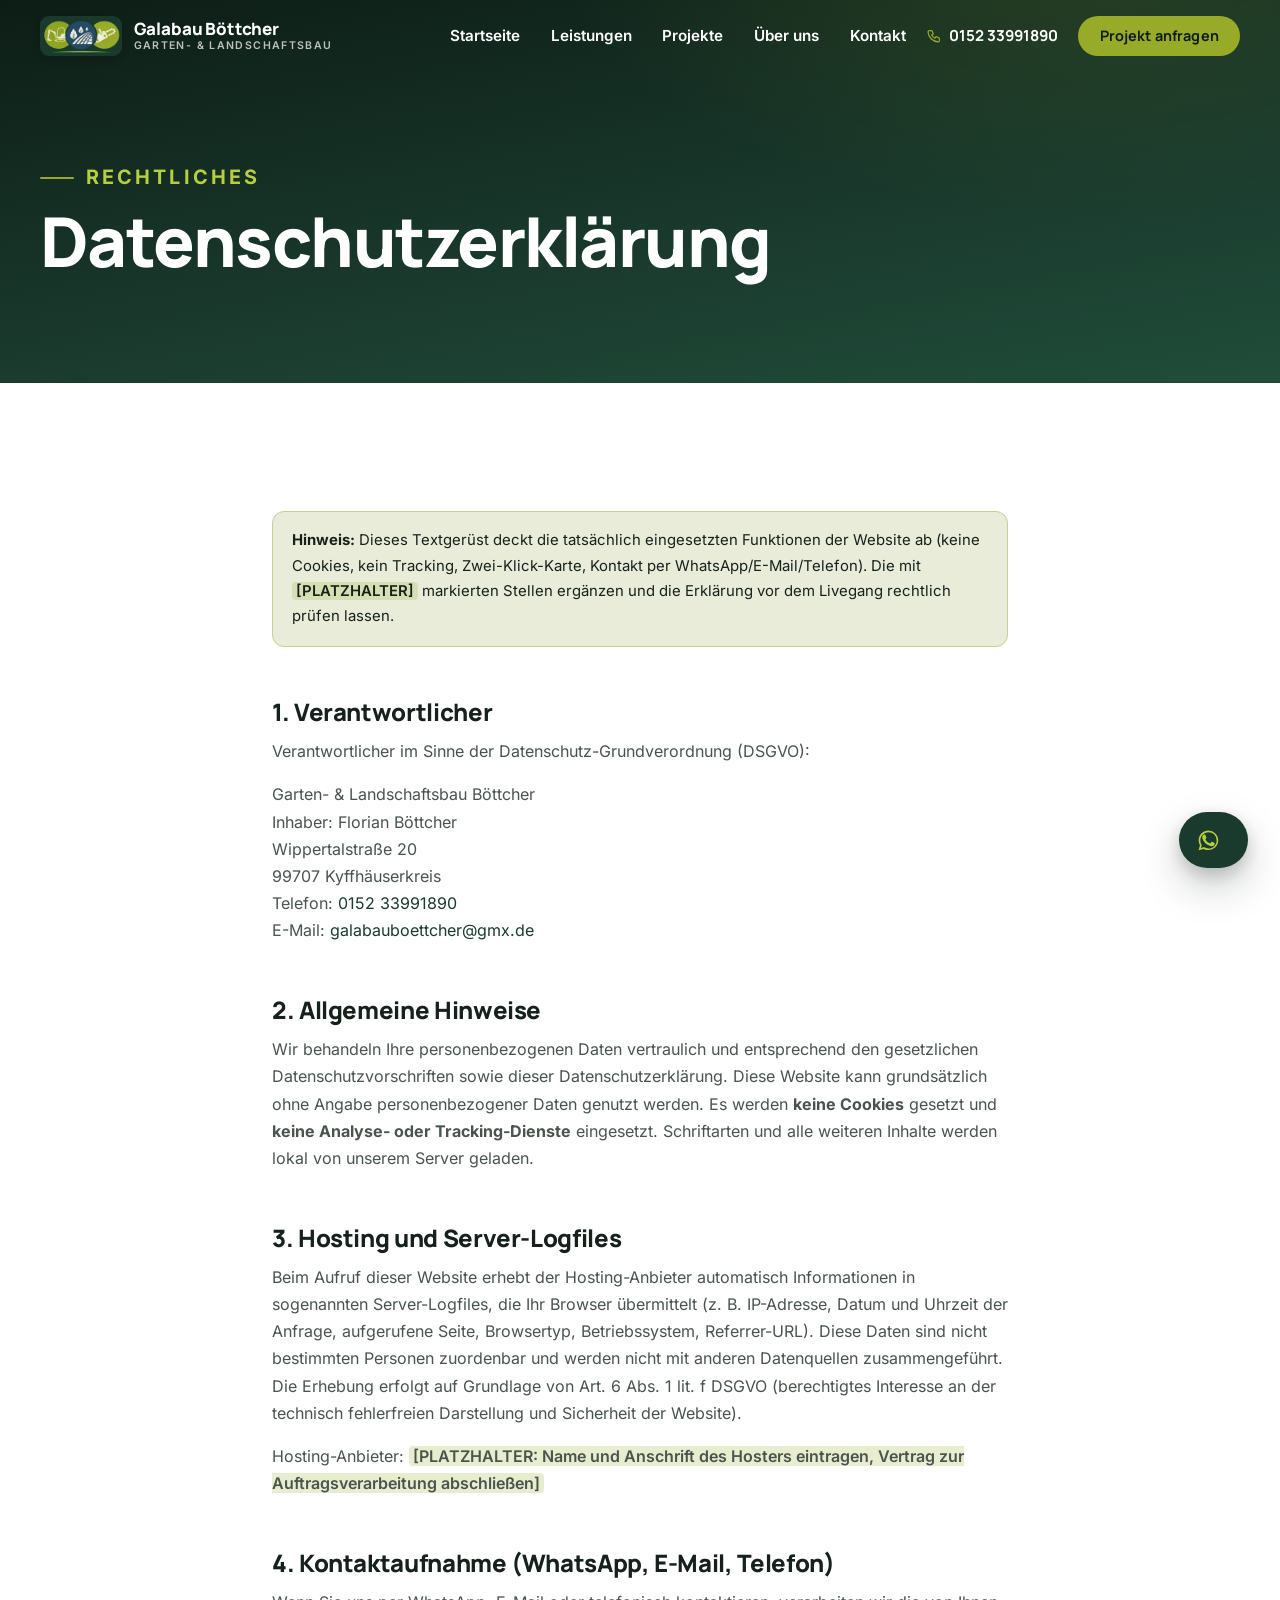
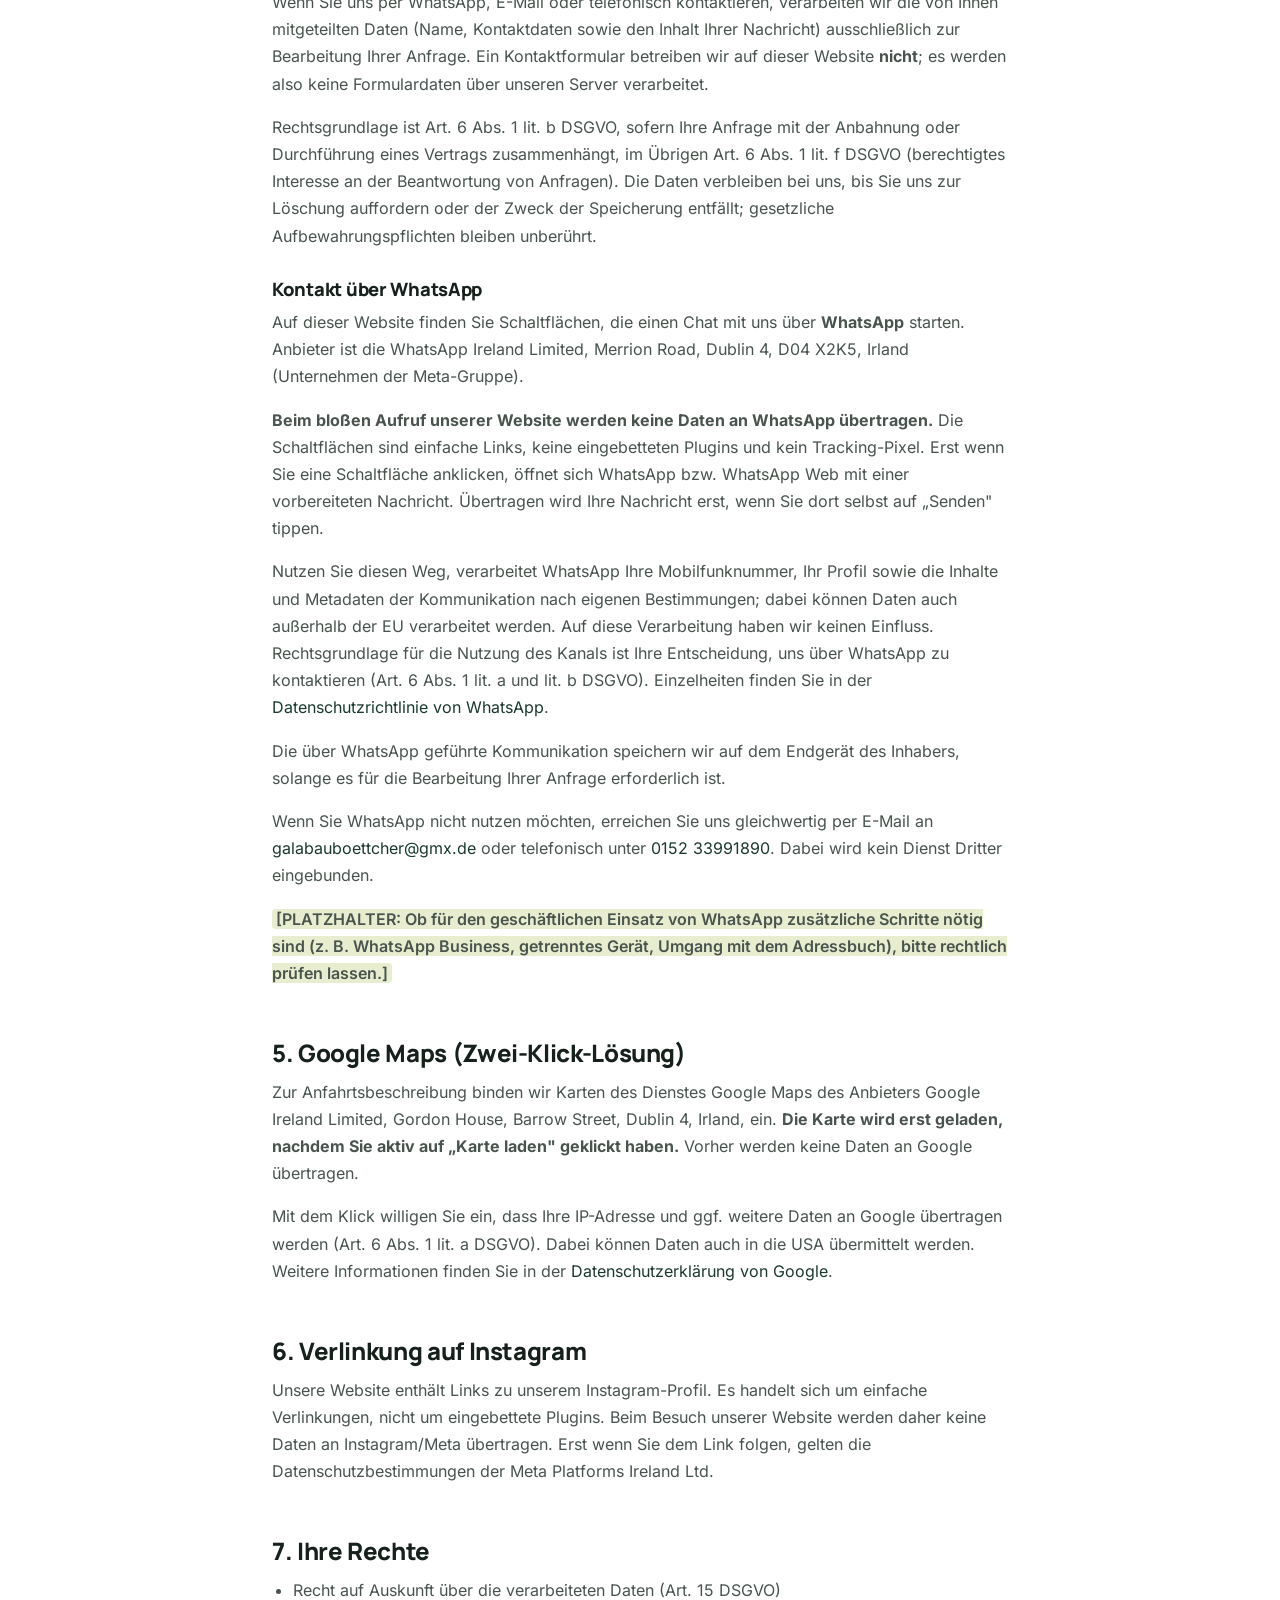
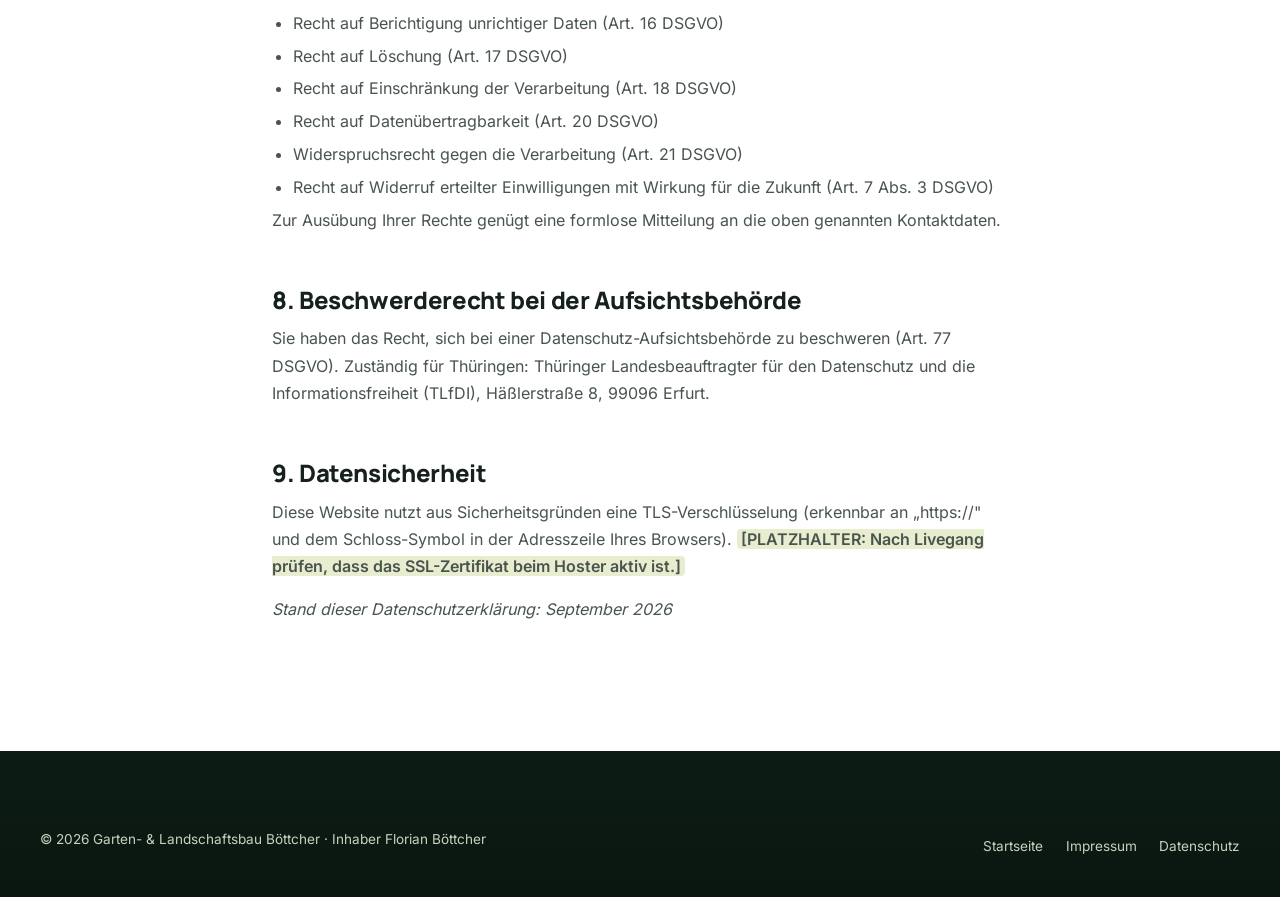
<file: datenschutz/index.html>
<!DOCTYPE html>
<html lang="de">
<head>
  <meta charset="UTF-8">
  <meta name="viewport" content="width=device-width, initial-scale=1">
  <script>document.documentElement.classList.add("js");</script>

  <title>Datenschutzerklärung | Garten- &amp; Landschaftsbau Böttcher</title>
  <meta name="description" content="Datenschutzerklärung von Garten- &amp; Landschaftsbau Böttcher: Informationen zur Verarbeitung personenbezogener Daten auf dieser Website.">
  <meta name="robots" content="noindex, follow">
  <link rel="canonical" href="https://xn--galabau-bttcher-htb.com/datenschutz/">

  <meta name="theme-color" content="#1A3A2D">
  <link rel="icon" href="../favicon.ico" sizes="48x48">
  <link rel="icon" href="../favicon.svg" type="image/svg+xml">
  <link rel="apple-touch-icon" href="../assets/img/apple-touch-icon.png">

  <link rel="preload" href="../assets/fonts/manrope-latin-wght.woff2" as="font" type="font/woff2" crossorigin>
  <link rel="preload" href="../assets/fonts/inter-latin-wght.woff2" as="font" type="font/woff2" crossorigin>
  <link rel="stylesheet" href="../css/main.css">
  <script src="../js/main.js" defer></script>
</head>
<body>
  <a class="skip-link" href="#main">Zum Inhalt springen</a>

  <header class="site-header">
    <div class="container site-header__inner">
      <a class="brand" href="../index.html" aria-label="Galabau Böttcher, zur Startseite">
        <img class="brand__logo" src="../assets/img/logo-mark-200.webp" alt="" width="200" height="100">
        <span class="brand__name">Galabau Böttcher<small>Garten- &amp; Landschaftsbau</small></span>
      </a>
      <nav class="main-nav" aria-label="Hauptnavigation">
        <ul>
          <li><a href="../index.html">Startseite</a></li>
          <li><a href="../leistungen/">Leistungen</a></li>
          <li><a href="../projekte/">Projekte</a></li>
          <li><a href="../index.html#ueber-uns">Über uns</a></li>
          <li><a href="../index.html#kontakt">Kontakt</a></li>
        </ul>
      </nav>
      <a class="header-phone" href="tel:+4915233991890">
        <svg viewBox="0 0 24 24" fill="none" stroke="currentColor" stroke-width="1.8" stroke-linecap="round" stroke-linejoin="round" aria-hidden="true"><path d="M5 4h4l2 5-2.5 1.5a12 12 0 0 0 5 5L15 13l5 2v4a2 2 0 0 1-2 2A16.5 16.5 0 0 1 3 6a2 2 0 0 1 2-2z"/></svg>
        0152 33991890
      </a>
      <a class="btn btn--lime btn--header" href="../index.html#kontakt">Projekt anfragen</a>
      <button class="nav-toggle" type="button" aria-expanded="false" aria-controls="mobile-nav" aria-label="Menü öffnen oder schließen">
        <span class="nav-toggle__box" aria-hidden="true"><span></span><span></span><span></span></span>
      </button>
    </div>
  </header>

  <nav class="mobile-nav" id="mobile-nav" aria-label="Mobile Navigation" aria-hidden="true">
    <div class="container">
      <ul>
        <li style="transition-delay:.06s"><a class="mobile-nav__link" href="../index.html">Startseite</a></li>
        <li style="transition-delay:.12s"><a class="mobile-nav__link" href="../leistungen/">Leistungen</a></li>
        <li style="transition-delay:.18s"><a class="mobile-nav__link" href="../projekte/">Projekte</a></li>
        <li style="transition-delay:.24s"><a class="mobile-nav__link" href="../index.html#ueber-uns">Über uns</a></li>
        <li style="transition-delay:.30s"><a class="mobile-nav__link" href="../index.html#kontakt">Kontakt</a></li>
      </ul>
      <div class="mobile-nav__foot">
        <a href="tel:+4915233991890">0152 33991890</a>
        <a href="mailto:galabauboettcher@gmx.de">galabauboettcher@gmx.de</a>
        <a href="https://www.instagram.com/galabau.boettcher/" target="_blank" rel="noopener noreferrer">Instagram: @galabau.boettcher</a>
      </div>
    </div>
  </nav>

  <main id="main">
    <section class="page-hero">
      <div class="container">
        <p class="eyebrow">Rechtliches</p>
        <h1>Datenschutzerklärung</h1>
      </div>
    </section>

    <section class="section">
      <div class="container prose">
        <p class="note"><strong>Hinweis:</strong> Dieses Textgerüst deckt die tatsächlich eingesetzten Funktionen der Website ab (keine Cookies, kein Tracking, Zwei-Klick-Karte, Kontakt per WhatsApp/E-Mail/Telefon). Die mit <span class="placeholder-mark">[PLATZHALTER]</span> markierten Stellen ergänzen und die Erklärung vor dem Livegang rechtlich prüfen lassen.</p>

        <h2>1. Verantwortlicher</h2>
        <p>Verantwortlicher im Sinne der Datenschutz-Grundverordnung (DSGVO):</p>
        <p>
          Garten- &amp; Landschaftsbau Böttcher<br>
          Inhaber: Florian Böttcher<br>
          Wippertalstraße 20<br>
          99707 Kyffhäuserkreis<br>
          Telefon: <a href="tel:+4915233991890">0152 33991890</a><br>
          E-Mail: <a href="mailto:galabauboettcher@gmx.de">galabauboettcher@gmx.de</a>
        </p>

        <h2>2. Allgemeine Hinweise</h2>
        <p>Wir behandeln Ihre personenbezogenen Daten vertraulich und entsprechend den gesetzlichen Datenschutzvorschriften sowie dieser Datenschutzerklärung. Diese Website kann grundsätzlich ohne Angabe personenbezogener Daten genutzt werden. Es werden <strong>keine Cookies</strong> gesetzt und <strong>keine Analyse- oder Tracking-Dienste</strong> eingesetzt. Schriftarten und alle weiteren Inhalte werden lokal von unserem Server geladen.</p>

        <h2>3. Hosting und Server-Logfiles</h2>
        <p>Beim Aufruf dieser Website erhebt der Hosting-Anbieter automatisch Informationen in sogenannten Server-Logfiles, die Ihr Browser übermittelt (z. B. IP-Adresse, Datum und Uhrzeit der Anfrage, aufgerufene Seite, Browsertyp, Betriebssystem, Referrer-URL). Diese Daten sind nicht bestimmten Personen zuordenbar und werden nicht mit anderen Datenquellen zusammengeführt. Die Erhebung erfolgt auf Grundlage von Art. 6 Abs. 1 lit. f DSGVO (berechtigtes Interesse an der technisch fehlerfreien Darstellung und Sicherheit der Website).</p>
        <p>Hosting-Anbieter: <span class="placeholder-mark">[PLATZHALTER: Name und Anschrift des Hosters eintragen, Vertrag zur Auftragsverarbeitung abschließen]</span></p>

        <h2>4. Kontaktaufnahme (WhatsApp, E-Mail, Telefon)</h2>
        <p>Wenn Sie uns per WhatsApp, E-Mail oder telefonisch kontaktieren, verarbeiten wir die von Ihnen mitgeteilten Daten (Name, Kontaktdaten sowie den Inhalt Ihrer Nachricht) ausschließlich zur Bearbeitung Ihrer Anfrage. Ein Kontaktformular betreiben wir auf dieser Website <strong>nicht</strong>; es werden also keine Formulardaten über unseren Server verarbeitet.</p>
        <p>Rechtsgrundlage ist Art. 6 Abs. 1 lit. b DSGVO, sofern Ihre Anfrage mit der Anbahnung oder Durchführung eines Vertrags zusammenhängt, im Übrigen Art. 6 Abs. 1 lit. f DSGVO (berechtigtes Interesse an der Beantwortung von Anfragen). Die Daten verbleiben bei uns, bis Sie uns zur Löschung auffordern oder der Zweck der Speicherung entfällt; gesetzliche Aufbewahrungspflichten bleiben unberührt.</p>

        <h3>Kontakt über WhatsApp</h3>
        <p>Auf dieser Website finden Sie Schaltflächen, die einen Chat mit uns über <strong>WhatsApp</strong> starten. Anbieter ist die WhatsApp Ireland Limited, Merrion Road, Dublin 4, D04 X2K5, Irland (Unternehmen der Meta-Gruppe).</p>
        <p><strong>Beim bloßen Aufruf unserer Website werden keine Daten an WhatsApp übertragen.</strong> Die Schaltflächen sind einfache Links, keine eingebetteten Plugins und kein Tracking-Pixel. Erst wenn Sie eine Schaltfläche anklicken, öffnet sich WhatsApp bzw. WhatsApp&nbsp;Web mit einer vorbereiteten Nachricht. Übertragen wird Ihre Nachricht erst, wenn Sie dort selbst auf „Senden" tippen.</p>
        <p>Nutzen Sie diesen Weg, verarbeitet WhatsApp Ihre Mobilfunknummer, Ihr Profil sowie die Inhalte und Metadaten der Kommunikation nach eigenen Bestimmungen; dabei können Daten auch außerhalb der EU verarbeitet werden. Auf diese Verarbeitung haben wir keinen Einfluss. Rechtsgrundlage für die Nutzung des Kanals ist Ihre Entscheidung, uns über WhatsApp zu kontaktieren (Art. 6 Abs. 1 lit. a und lit. b DSGVO). Einzelheiten finden Sie in der <a href="https://www.whatsapp.com/legal/privacy-policy-eea" target="_blank" rel="noopener noreferrer">Datenschutzrichtlinie von WhatsApp</a>.</p>
        <p>Die über WhatsApp geführte Kommunikation speichern wir auf dem Endgerät des Inhabers, solange es für die Bearbeitung Ihrer Anfrage erforderlich ist.</p>
        <p>Wenn Sie WhatsApp nicht nutzen möchten, erreichen Sie uns gleichwertig per E-Mail an <a href="mailto:galabauboettcher@gmx.de">galabauboettcher@gmx.de</a> oder telefonisch unter <a href="tel:+4915233991890">0152 33991890</a>. Dabei wird kein Dienst Dritter eingebunden.</p>
        <p><span class="placeholder-mark">[PLATZHALTER: Ob für den geschäftlichen Einsatz von WhatsApp zusätzliche Schritte nötig sind (z. B. WhatsApp Business, getrenntes Gerät, Umgang mit dem Adressbuch), bitte rechtlich prüfen lassen.]</span></p>

        <h2>5. Google Maps (Zwei-Klick-Lösung)</h2>
        <p>Zur Anfahrtsbeschreibung binden wir Karten des Dienstes Google Maps des Anbieters Google Ireland Limited, Gordon House, Barrow Street, Dublin 4, Irland, ein. <strong>Die Karte wird erst geladen, nachdem Sie aktiv auf „Karte laden" geklickt haben.</strong> Vorher werden keine Daten an Google übertragen.</p>
        <p>Mit dem Klick willigen Sie ein, dass Ihre IP-Adresse und ggf. weitere Daten an Google übertragen werden (Art. 6 Abs. 1 lit. a DSGVO). Dabei können Daten auch in die USA übermittelt werden. Weitere Informationen finden Sie in der <a href="https://policies.google.com/privacy?hl=de" target="_blank" rel="noopener noreferrer">Datenschutzerklärung von Google</a>.</p>

        <h2>6. Verlinkung auf Instagram</h2>
        <p>Unsere Website enthält Links zu unserem Instagram-Profil. Es handelt sich um einfache Verlinkungen, nicht um eingebettete Plugins. Beim Besuch unserer Website werden daher keine Daten an Instagram/Meta übertragen. Erst wenn Sie dem Link folgen, gelten die Datenschutzbestimmungen der Meta Platforms Ireland Ltd.</p>

        <h2>7. Ihre Rechte</h2>
        <ul>
          <li>Recht auf Auskunft über die verarbeiteten Daten (Art. 15 DSGVO)</li>
          <li>Recht auf Berichtigung unrichtiger Daten (Art. 16 DSGVO)</li>
          <li>Recht auf Löschung (Art. 17 DSGVO)</li>
          <li>Recht auf Einschränkung der Verarbeitung (Art. 18 DSGVO)</li>
          <li>Recht auf Datenübertragbarkeit (Art. 20 DSGVO)</li>
          <li>Widerspruchsrecht gegen die Verarbeitung (Art. 21 DSGVO)</li>
          <li>Recht auf Widerruf erteilter Einwilligungen mit Wirkung für die Zukunft (Art. 7 Abs. 3 DSGVO)</li>
        </ul>
        <p>Zur Ausübung Ihrer Rechte genügt eine formlose Mitteilung an die oben genannten Kontaktdaten.</p>

        <h2>8. Beschwerderecht bei der Aufsichtsbehörde</h2>
        <p>Sie haben das Recht, sich bei einer Datenschutz-Aufsichtsbehörde zu beschweren (Art. 77 DSGVO). Zuständig für Thüringen: Thüringer Landesbeauftragter für den Datenschutz und die Informationsfreiheit (TLfDI), Häßlerstraße 8, 99096 Erfurt.</p>

        <h2>9. Datensicherheit</h2>
        <p>Diese Website nutzt aus Sicherheitsgründen eine TLS-Verschlüsselung (erkennbar an „https://" und dem Schloss-Symbol in der Adresszeile Ihres Browsers). <span class="placeholder-mark">[PLATZHALTER: Nach Livegang prüfen, dass das SSL-Zertifikat beim Hoster aktiv ist.]</span></p>

        <p><em>Stand dieser Datenschutzerklärung: September 2026</em></p>
      </div>
    </section>
  </main>

  <footer class="site-footer">
    <div class="container">
      <div class="footer-bottom" style="border-top:0;padding-top:0">
        <p>© <span id="year">2026</span> Garten- &amp; Landschaftsbau Böttcher · Inhaber Florian Böttcher</p>
        <ul>
          <li><a href="../index.html">Startseite</a></li>
          <li><a href="../impressum/">Impressum</a></li>
          <li><a href="./" aria-current="page">Datenschutz</a></li>
        </ul>
      </div>
    </div>
  </footer>
  <!-- Schwebender WhatsApp-Button: nur ab 56em, darunter uebernimmt die
       Schnellkontakt-Leiste - kein doppelter Button auf kleinen Displays -->
  <a class="wa-float" href="https://wa.me/4915233991890?text=Hallo%2C%20ich%20bin%20%C3%BCber%20Ihre%20Website%20auf%20Sie%20aufmerksam%20geworden%20und%20h%C3%A4tte%20eine%20Anfrage." target="_blank" rel="noopener noreferrer"
     aria-label="Chat auf WhatsApp starten, öffnet WhatsApp in neuem Tab">
    <svg viewBox="0 0 24 24" fill="currentColor" aria-hidden="true"><path d="M17.5 14.38c-.3-.15-1.76-.87-2.03-.97-.27-.1-.47-.15-.67.15-.2.3-.77.97-.94 1.16-.17.2-.35.22-.64.08-.3-.15-1.26-.47-2.4-1.48-.89-.79-1.49-1.77-1.66-2.07-.17-.3-.02-.46.13-.6.13-.14.3-.35.44-.53.15-.17.2-.3.3-.5.1-.2.05-.37-.02-.52-.08-.15-.67-1.62-.92-2.22-.24-.58-.49-.5-.67-.51-.17-.01-.37-.01-.57-.01-.2 0-.52.07-.79.37-.27.3-1.04 1.02-1.04 2.48 0 1.46 1.07 2.87 1.22 3.07.15.2 2.1 3.2 5.08 4.49.71.3 1.26.49 1.69.63.71.22 1.36.19 1.87.12.57-.09 1.76-.72 2-1.42.25-.7.25-1.29.18-1.42-.07-.13-.27-.2-.56-.35z"/><path d="M12.04 2.5c-5.23 0-9.48 4.25-9.48 9.48 0 1.67.44 3.3 1.27 4.74L2.5 21.5l4.9-1.28a9.44 9.44 0 0 0 4.63 1.18h.01c5.23 0 9.48-4.25 9.48-9.48 0-2.53-.99-4.91-2.78-6.7A9.42 9.42 0 0 0 12.04 2.5zm0 17.28h-.01a7.86 7.86 0 0 1-4-1.1l-.29-.17-2.9.76.78-2.83-.19-.29a7.85 7.85 0 0 1-1.2-4.17c0-4.34 3.54-7.88 7.9-7.88 2.1 0 4.08.82 5.57 2.31a7.83 7.83 0 0 1 2.3 5.57c0 4.35-3.54 7.87-7.87 7.87z"/></svg>
    <span class="wa-float__label">WhatsApp</span>
  </a>

  <!-- Mobiler Schnellkontakt: nur zwei reale Kontaktwege, ab 56em ausgeblendet -->
  <nav class="quick-contact" aria-label="Schnellkontakt">
    <a class="quick-contact__btn" href="tel:+4915233991890">
      <svg viewBox="0 0 24 24" fill="none" stroke="currentColor" stroke-width="1.9" stroke-linecap="round" stroke-linejoin="round" aria-hidden="true"><path d="M5 4h4l2 5-2.5 1.5a12 12 0 0 0 5 5L15 13l5 2v4a2 2 0 0 1-2 2A16.5 16.5 0 0 1 3 6a2 2 0 0 1 2-2z"/></svg>
      Anrufen
    </a>
    <a class="quick-contact__btn quick-contact__btn--wa" href="https://wa.me/4915233991890?text=Hallo%2C%20ich%20bin%20%C3%BCber%20Ihre%20Website%20auf%20Sie%20aufmerksam%20geworden%20und%20h%C3%A4tte%20eine%20Anfrage." target="_blank" rel="noopener noreferrer">
      <svg viewBox="0 0 24 24" fill="currentColor" aria-hidden="true"><path d="M17.5 14.38c-.3-.15-1.76-.87-2.03-.97-.27-.1-.47-.15-.67.15-.2.3-.77.97-.94 1.16-.17.2-.35.22-.64.08-.3-.15-1.26-.47-2.4-1.48-.89-.79-1.49-1.77-1.66-2.07-.17-.3-.02-.46.13-.6.13-.14.3-.35.44-.53.15-.17.2-.3.3-.5.1-.2.05-.37-.02-.52-.08-.15-.67-1.62-.92-2.22-.24-.58-.49-.5-.67-.51-.17-.01-.37-.01-.57-.01-.2 0-.52.07-.79.37-.27.3-1.04 1.02-1.04 2.48 0 1.46 1.07 2.87 1.22 3.07.15.2 2.1 3.2 5.08 4.49.71.3 1.26.49 1.69.63.71.22 1.36.19 1.87.12.57-.09 1.76-.72 2-1.42.25-.7.25-1.29.18-1.42-.07-.13-.27-.2-.56-.35z"/><path d="M12.04 2.5c-5.23 0-9.48 4.25-9.48 9.48 0 1.67.44 3.3 1.27 4.74L2.5 21.5l4.9-1.28a9.44 9.44 0 0 0 4.63 1.18h.01c5.23 0 9.48-4.25 9.48-9.48 0-2.53-.99-4.91-2.78-6.7A9.42 9.42 0 0 0 12.04 2.5zm0 17.28h-.01a7.86 7.86 0 0 1-4-1.1l-.29-.17-2.9.76.78-2.83-.19-.29a7.85 7.85 0 0 1-1.2-4.17c0-4.34 3.54-7.88 7.9-7.88 2.1 0 4.08.82 5.57 2.31a7.83 7.83 0 0 1 2.3 5.57c0 4.35-3.54 7.87-7.87 7.87z"/></svg>
      WhatsApp
    </a>
  </nav>
</body>
</html>
</file>
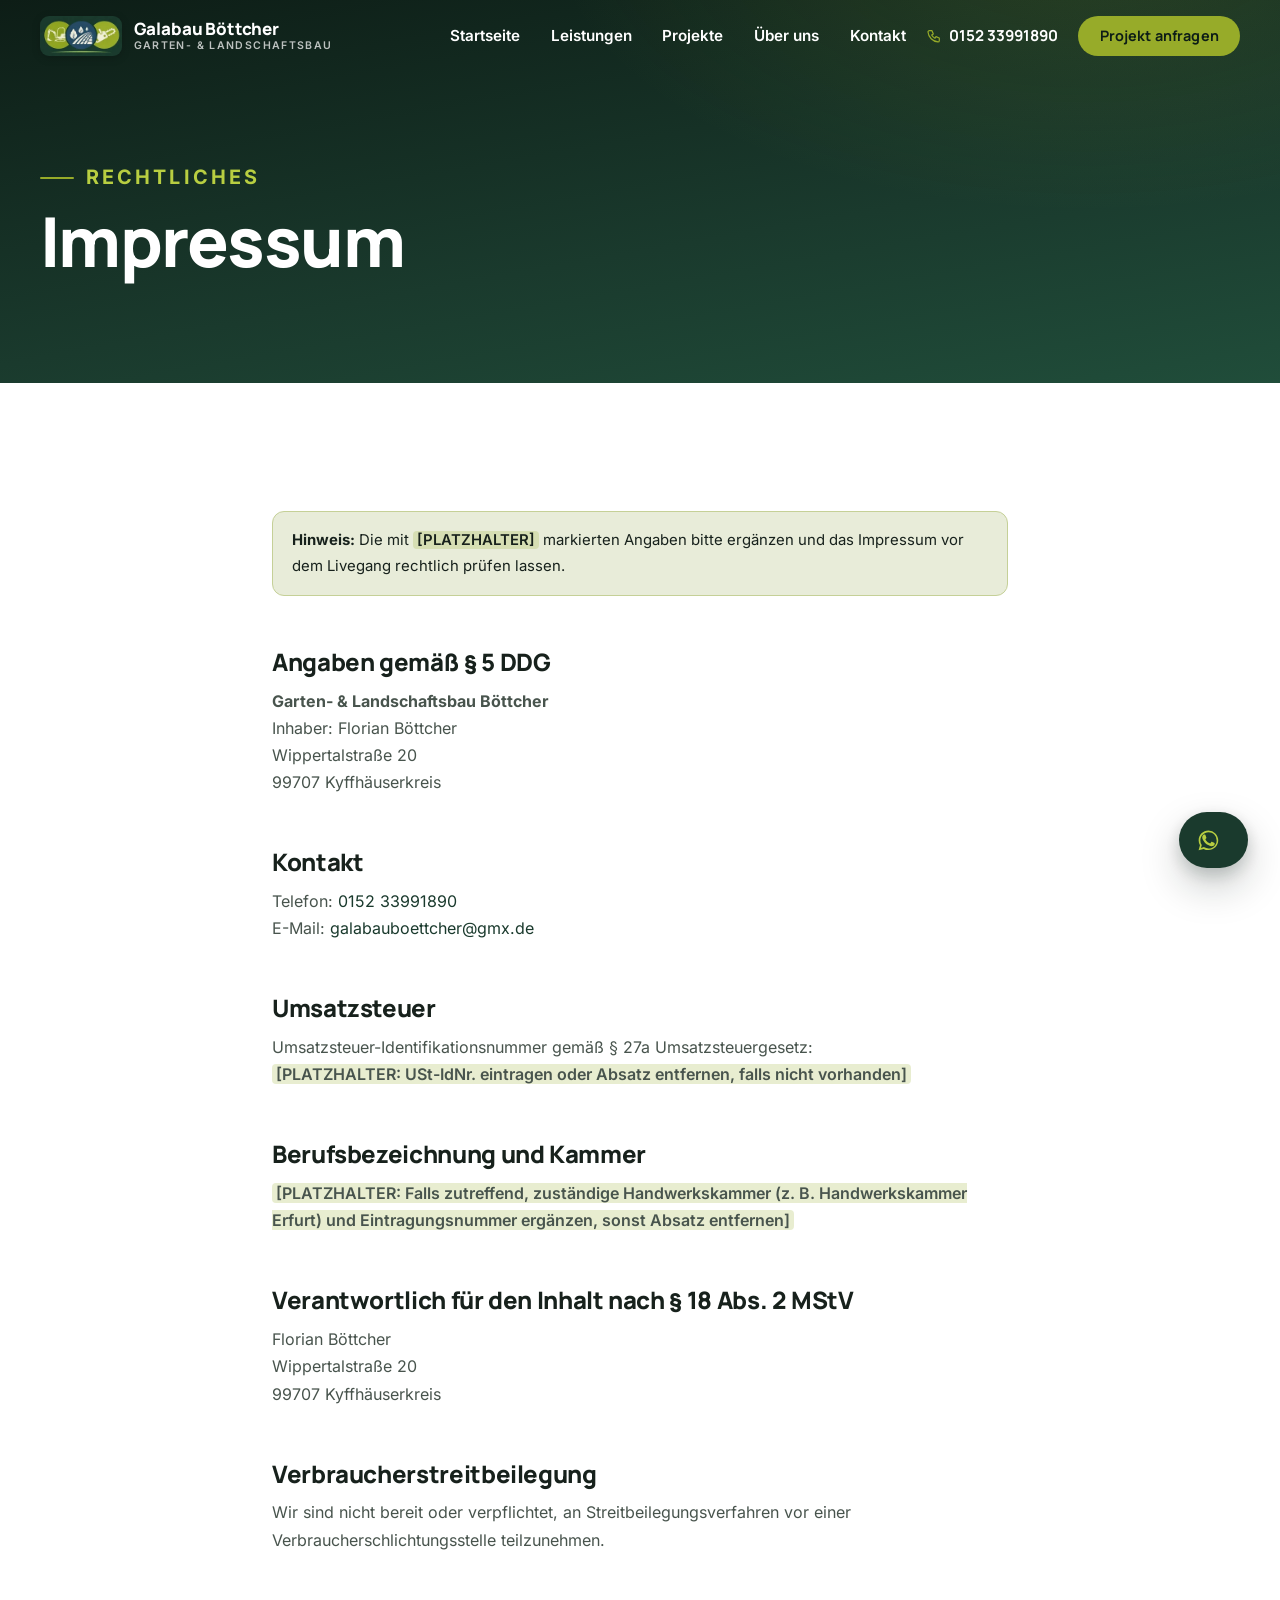
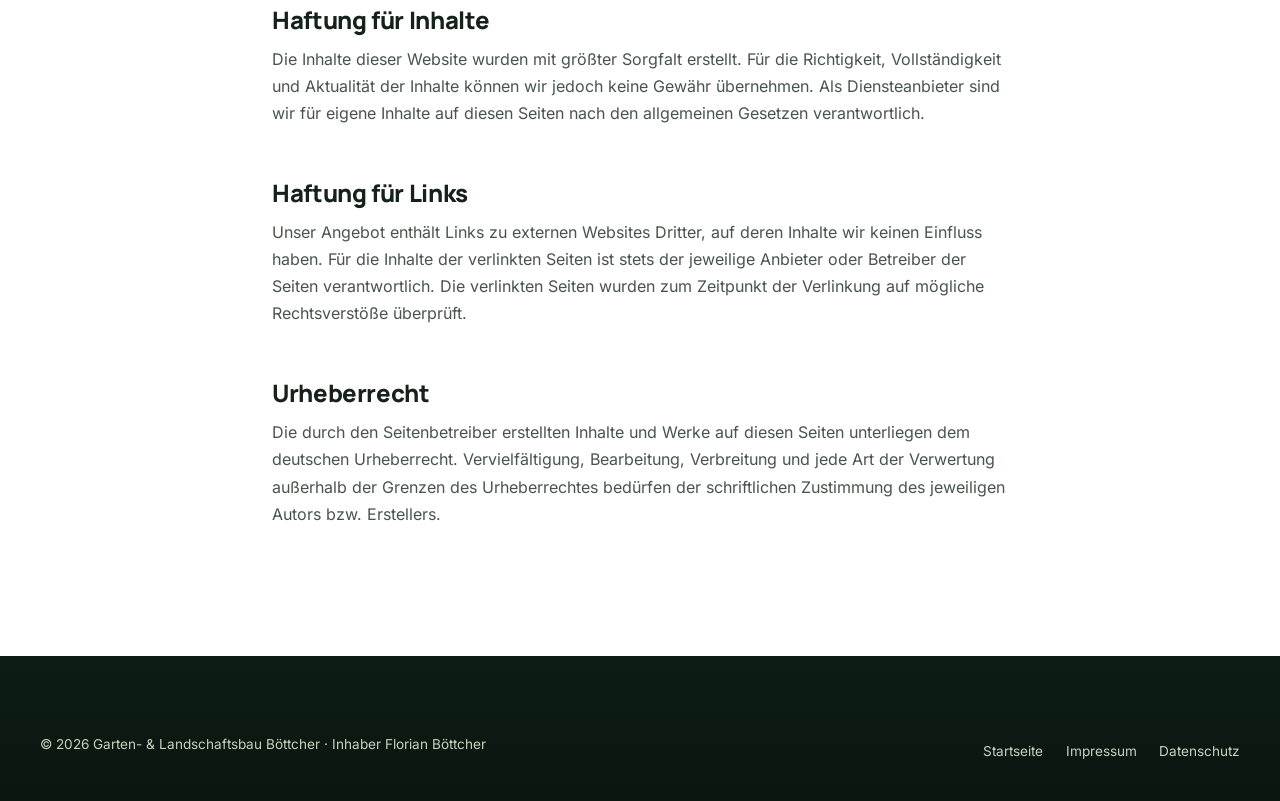
<file: impressum/index.html>
<!DOCTYPE html>
<html lang="de">
<head>
  <meta charset="UTF-8">
  <meta name="viewport" content="width=device-width, initial-scale=1">
  <script>document.documentElement.classList.add("js");</script>

  <title>Impressum | Garten- &amp; Landschaftsbau Böttcher</title>
  <meta name="description" content="Impressum von Garten- &amp; Landschaftsbau Böttcher, Inhaber Florian Böttcher, Wippertalstraße 20, 99707 Kyffhäuserkreis.">
  <meta name="robots" content="noindex, follow">
  <link rel="canonical" href="https://xn--galabau-bttcher-htb.com/impressum/">

  <meta name="theme-color" content="#1A3A2D">
  <link rel="icon" href="../favicon.ico" sizes="48x48">
  <link rel="icon" href="../favicon.svg" type="image/svg+xml">
  <link rel="apple-touch-icon" href="../assets/img/apple-touch-icon.png">

  <link rel="preload" href="../assets/fonts/manrope-latin-wght.woff2" as="font" type="font/woff2" crossorigin>
  <link rel="preload" href="../assets/fonts/inter-latin-wght.woff2" as="font" type="font/woff2" crossorigin>
  <link rel="stylesheet" href="../css/main.css">
  <script src="../js/main.js" defer></script>
</head>
<body>
  <a class="skip-link" href="#main">Zum Inhalt springen</a>

  <header class="site-header">
    <div class="container site-header__inner">
      <a class="brand" href="../index.html" aria-label="Galabau Böttcher, zur Startseite">
        <img class="brand__logo" src="../assets/img/logo-mark-200.webp" alt="" width="200" height="100">
        <span class="brand__name">Galabau Böttcher<small>Garten- &amp; Landschaftsbau</small></span>
      </a>
      <nav class="main-nav" aria-label="Hauptnavigation">
        <ul>
          <li><a href="../index.html">Startseite</a></li>
          <li><a href="../leistungen/">Leistungen</a></li>
          <li><a href="../projekte/">Projekte</a></li>
          <li><a href="../index.html#ueber-uns">Über uns</a></li>
          <li><a href="../index.html#kontakt">Kontakt</a></li>
        </ul>
      </nav>
      <a class="header-phone" href="tel:+4915233991890">
        <svg viewBox="0 0 24 24" fill="none" stroke="currentColor" stroke-width="1.8" stroke-linecap="round" stroke-linejoin="round" aria-hidden="true"><path d="M5 4h4l2 5-2.5 1.5a12 12 0 0 0 5 5L15 13l5 2v4a2 2 0 0 1-2 2A16.5 16.5 0 0 1 3 6a2 2 0 0 1 2-2z"/></svg>
        0152 33991890
      </a>
      <a class="btn btn--lime btn--header" href="../index.html#kontakt">Projekt anfragen</a>
      <button class="nav-toggle" type="button" aria-expanded="false" aria-controls="mobile-nav" aria-label="Menü öffnen oder schließen">
        <span class="nav-toggle__box" aria-hidden="true"><span></span><span></span><span></span></span>
      </button>
    </div>
  </header>

  <nav class="mobile-nav" id="mobile-nav" aria-label="Mobile Navigation" aria-hidden="true">
    <div class="container">
      <ul>
        <li style="transition-delay:.06s"><a class="mobile-nav__link" href="../index.html">Startseite</a></li>
        <li style="transition-delay:.12s"><a class="mobile-nav__link" href="../leistungen/">Leistungen</a></li>
        <li style="transition-delay:.18s"><a class="mobile-nav__link" href="../projekte/">Projekte</a></li>
        <li style="transition-delay:.24s"><a class="mobile-nav__link" href="../index.html#ueber-uns">Über uns</a></li>
        <li style="transition-delay:.30s"><a class="mobile-nav__link" href="../index.html#kontakt">Kontakt</a></li>
      </ul>
      <div class="mobile-nav__foot">
        <a href="tel:+4915233991890">0152 33991890</a>
        <a href="mailto:galabauboettcher@gmx.de">galabauboettcher@gmx.de</a>
        <a href="https://www.instagram.com/galabau.boettcher/" target="_blank" rel="noopener noreferrer">Instagram: @galabau.boettcher</a>
      </div>
    </div>
  </nav>

  <main id="main">
    <section class="page-hero">
      <div class="container">
        <p class="eyebrow">Rechtliches</p>
        <h1>Impressum</h1>
      </div>
    </section>

    <section class="section">
      <div class="container prose">
        <p class="note"><strong>Hinweis:</strong> Die mit <span class="placeholder-mark">[PLATZHALTER]</span> markierten Angaben bitte ergänzen und das Impressum vor dem Livegang rechtlich prüfen lassen.</p>

        <h2>Angaben gemäß § 5 DDG</h2>
        <p>
          <strong>Garten- &amp; Landschaftsbau Böttcher</strong><br>
          Inhaber: Florian Böttcher<br>
          Wippertalstraße 20<br>
          99707 Kyffhäuserkreis
        </p>

        <h2>Kontakt</h2>
        <p>
          Telefon: <a href="tel:+4915233991890">0152 33991890</a><br>
          E-Mail: <a href="mailto:galabauboettcher@gmx.de">galabauboettcher@gmx.de</a>
        </p>

        <h2>Umsatzsteuer</h2>
        <p>Umsatzsteuer-Identifikationsnummer gemäß § 27a Umsatzsteuergesetz:<br>
        <span class="placeholder-mark">[PLATZHALTER: USt-IdNr. eintragen oder Absatz entfernen, falls nicht vorhanden]</span></p>

        <h2>Berufsbezeichnung und Kammer</h2>
        <p><span class="placeholder-mark">[PLATZHALTER: Falls zutreffend, zuständige Handwerkskammer (z. B. Handwerkskammer Erfurt) und Eintragungsnummer ergänzen, sonst Absatz entfernen]</span></p>

        <h2>Verantwortlich für den Inhalt nach § 18 Abs. 2 MStV</h2>
        <p>Florian Böttcher<br>Wippertalstraße 20<br>99707 Kyffhäuserkreis</p>

        <h2>Verbraucherstreitbeilegung</h2>
        <p>Wir sind nicht bereit oder verpflichtet, an Streitbeilegungsverfahren vor einer Verbraucherschlichtungsstelle teilzunehmen.</p>

        <h2>Haftung für Inhalte</h2>
        <p>Die Inhalte dieser Website wurden mit größter Sorgfalt erstellt. Für die Richtigkeit, Vollständigkeit und Aktualität der Inhalte können wir jedoch keine Gewähr übernehmen. Als Diensteanbieter sind wir für eigene Inhalte auf diesen Seiten nach den allgemeinen Gesetzen verantwortlich.</p>

        <h2>Haftung für Links</h2>
        <p>Unser Angebot enthält Links zu externen Websites Dritter, auf deren Inhalte wir keinen Einfluss haben. Für die Inhalte der verlinkten Seiten ist stets der jeweilige Anbieter oder Betreiber der Seiten verantwortlich. Die verlinkten Seiten wurden zum Zeitpunkt der Verlinkung auf mögliche Rechtsverstöße überprüft.</p>

        <h2>Urheberrecht</h2>
        <p>Die durch den Seitenbetreiber erstellten Inhalte und Werke auf diesen Seiten unterliegen dem deutschen Urheberrecht. Vervielfältigung, Bearbeitung, Verbreitung und jede Art der Verwertung außerhalb der Grenzen des Urheberrechtes bedürfen der schriftlichen Zustimmung des jeweiligen Autors bzw. Erstellers.</p>
      </div>
    </section>
  </main>

  <footer class="site-footer">
    <div class="container">
      <div class="footer-bottom" style="border-top:0;padding-top:0">
        <p>© <span id="year">2026</span> Garten- &amp; Landschaftsbau Böttcher · Inhaber Florian Böttcher</p>
        <ul>
          <li><a href="../index.html">Startseite</a></li>
          <li><a href="./" aria-current="page">Impressum</a></li>
          <li><a href="../datenschutz/">Datenschutz</a></li>
        </ul>
      </div>
    </div>
  </footer>
  <!-- Schwebender WhatsApp-Button: nur ab 56em, darunter uebernimmt die
       Schnellkontakt-Leiste - kein doppelter Button auf kleinen Displays -->
  <a class="wa-float" href="https://wa.me/4915233991890?text=Hallo%2C%20ich%20bin%20%C3%BCber%20Ihre%20Website%20auf%20Sie%20aufmerksam%20geworden%20und%20h%C3%A4tte%20eine%20Anfrage." target="_blank" rel="noopener noreferrer"
     aria-label="Chat auf WhatsApp starten, öffnet WhatsApp in neuem Tab">
    <svg viewBox="0 0 24 24" fill="currentColor" aria-hidden="true"><path d="M17.5 14.38c-.3-.15-1.76-.87-2.03-.97-.27-.1-.47-.15-.67.15-.2.3-.77.97-.94 1.16-.17.2-.35.22-.64.08-.3-.15-1.26-.47-2.4-1.48-.89-.79-1.49-1.77-1.66-2.07-.17-.3-.02-.46.13-.6.13-.14.3-.35.44-.53.15-.17.2-.3.3-.5.1-.2.05-.37-.02-.52-.08-.15-.67-1.62-.92-2.22-.24-.58-.49-.5-.67-.51-.17-.01-.37-.01-.57-.01-.2 0-.52.07-.79.37-.27.3-1.04 1.02-1.04 2.48 0 1.46 1.07 2.87 1.22 3.07.15.2 2.1 3.2 5.08 4.49.71.3 1.26.49 1.69.63.71.22 1.36.19 1.87.12.57-.09 1.76-.72 2-1.42.25-.7.25-1.29.18-1.42-.07-.13-.27-.2-.56-.35z"/><path d="M12.04 2.5c-5.23 0-9.48 4.25-9.48 9.48 0 1.67.44 3.3 1.27 4.74L2.5 21.5l4.9-1.28a9.44 9.44 0 0 0 4.63 1.18h.01c5.23 0 9.48-4.25 9.48-9.48 0-2.53-.99-4.91-2.78-6.7A9.42 9.42 0 0 0 12.04 2.5zm0 17.28h-.01a7.86 7.86 0 0 1-4-1.1l-.29-.17-2.9.76.78-2.83-.19-.29a7.85 7.85 0 0 1-1.2-4.17c0-4.34 3.54-7.88 7.9-7.88 2.1 0 4.08.82 5.57 2.31a7.83 7.83 0 0 1 2.3 5.57c0 4.35-3.54 7.87-7.87 7.87z"/></svg>
    <span class="wa-float__label">WhatsApp</span>
  </a>

  <!-- Mobiler Schnellkontakt: nur zwei reale Kontaktwege, ab 56em ausgeblendet -->
  <nav class="quick-contact" aria-label="Schnellkontakt">
    <a class="quick-contact__btn" href="tel:+4915233991890">
      <svg viewBox="0 0 24 24" fill="none" stroke="currentColor" stroke-width="1.9" stroke-linecap="round" stroke-linejoin="round" aria-hidden="true"><path d="M5 4h4l2 5-2.5 1.5a12 12 0 0 0 5 5L15 13l5 2v4a2 2 0 0 1-2 2A16.5 16.5 0 0 1 3 6a2 2 0 0 1 2-2z"/></svg>
      Anrufen
    </a>
    <a class="quick-contact__btn quick-contact__btn--wa" href="https://wa.me/4915233991890?text=Hallo%2C%20ich%20bin%20%C3%BCber%20Ihre%20Website%20auf%20Sie%20aufmerksam%20geworden%20und%20h%C3%A4tte%20eine%20Anfrage." target="_blank" rel="noopener noreferrer">
      <svg viewBox="0 0 24 24" fill="currentColor" aria-hidden="true"><path d="M17.5 14.38c-.3-.15-1.76-.87-2.03-.97-.27-.1-.47-.15-.67.15-.2.3-.77.97-.94 1.16-.17.2-.35.22-.64.08-.3-.15-1.26-.47-2.4-1.48-.89-.79-1.49-1.77-1.66-2.07-.17-.3-.02-.46.13-.6.13-.14.3-.35.44-.53.15-.17.2-.3.3-.5.1-.2.05-.37-.02-.52-.08-.15-.67-1.62-.92-2.22-.24-.58-.49-.5-.67-.51-.17-.01-.37-.01-.57-.01-.2 0-.52.07-.79.37-.27.3-1.04 1.02-1.04 2.48 0 1.46 1.07 2.87 1.22 3.07.15.2 2.1 3.2 5.08 4.49.71.3 1.26.49 1.69.63.71.22 1.36.19 1.87.12.57-.09 1.76-.72 2-1.42.25-.7.25-1.29.18-1.42-.07-.13-.27-.2-.56-.35z"/><path d="M12.04 2.5c-5.23 0-9.48 4.25-9.48 9.48 0 1.67.44 3.3 1.27 4.74L2.5 21.5l4.9-1.28a9.44 9.44 0 0 0 4.63 1.18h.01c5.23 0 9.48-4.25 9.48-9.48 0-2.53-.99-4.91-2.78-6.7A9.42 9.42 0 0 0 12.04 2.5zm0 17.28h-.01a7.86 7.86 0 0 1-4-1.1l-.29-.17-2.9.76.78-2.83-.19-.29a7.85 7.85 0 0 1-1.2-4.17c0-4.34 3.54-7.88 7.9-7.88 2.1 0 4.08.82 5.57 2.31a7.83 7.83 0 0 1 2.3 5.57c0 4.35-3.54 7.87-7.87 7.87z"/></svg>
      WhatsApp
    </a>
  </nav>
</body>
</html>
</file>
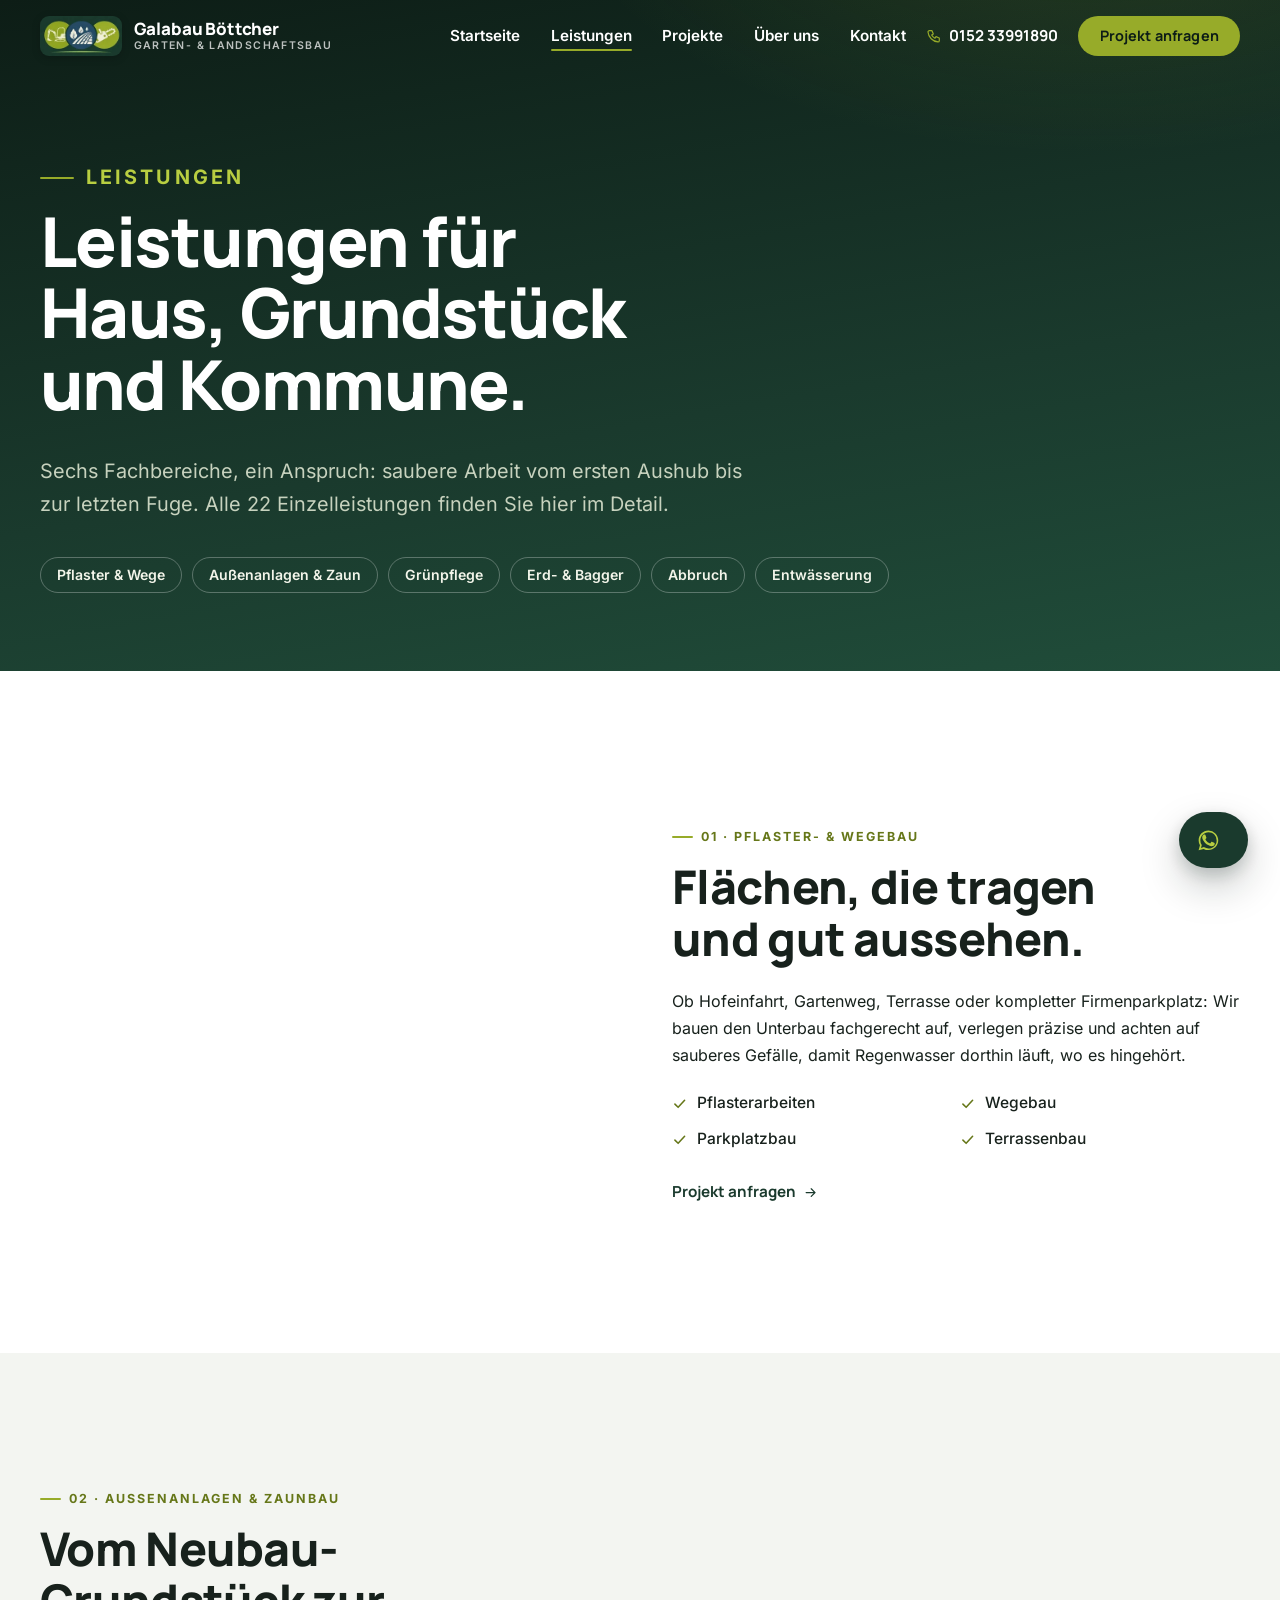
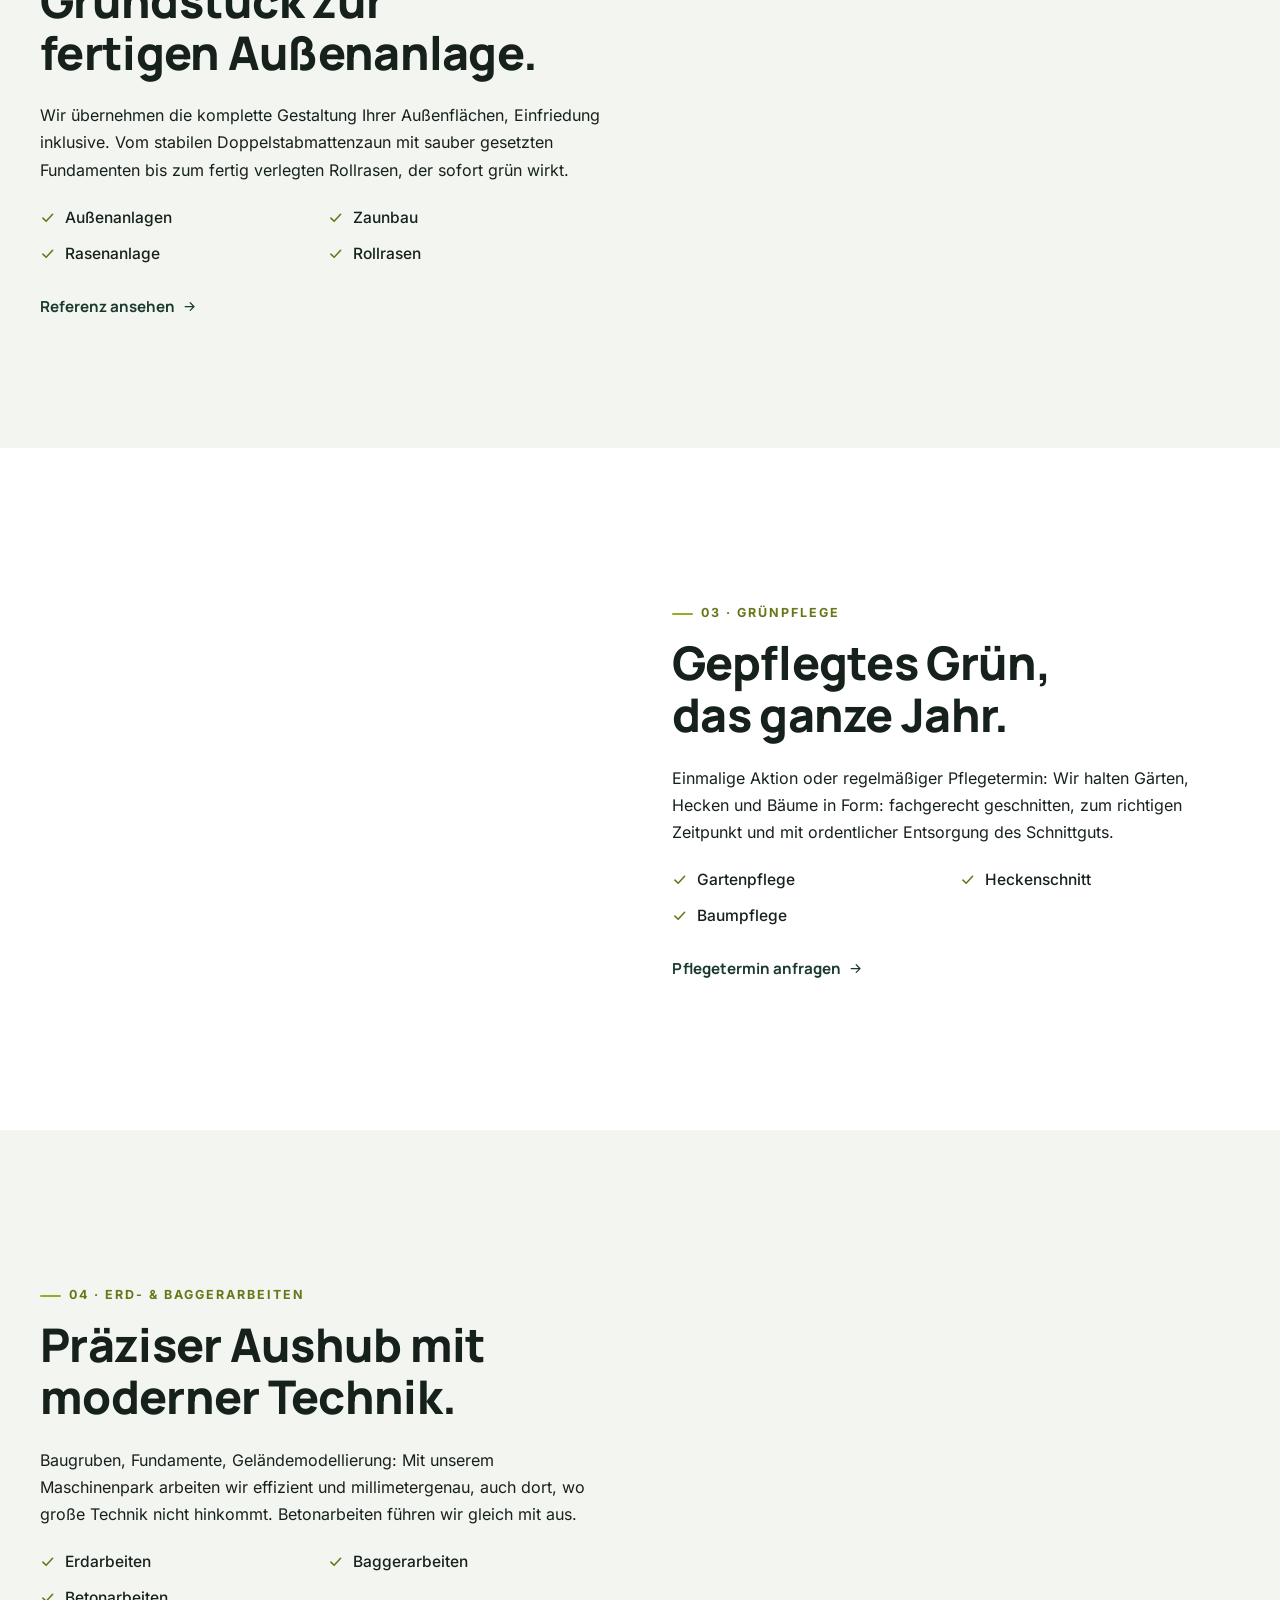
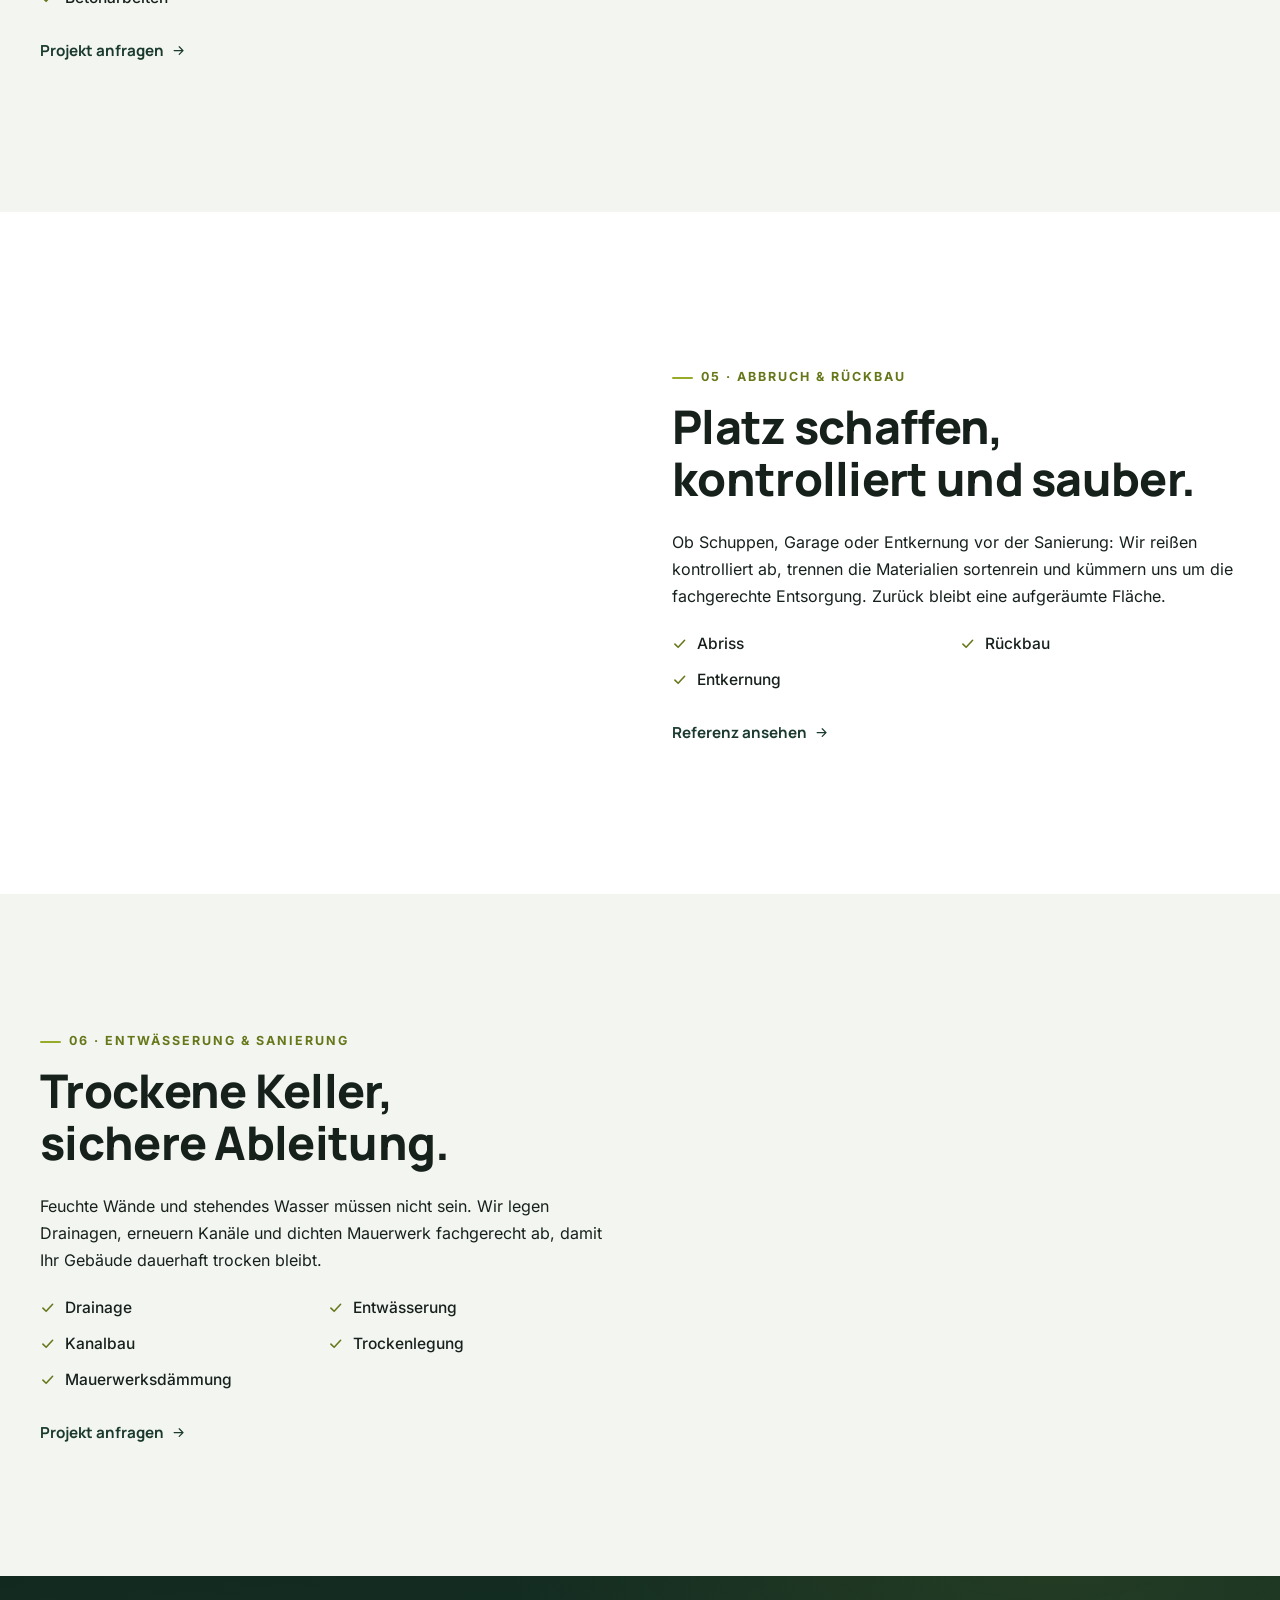
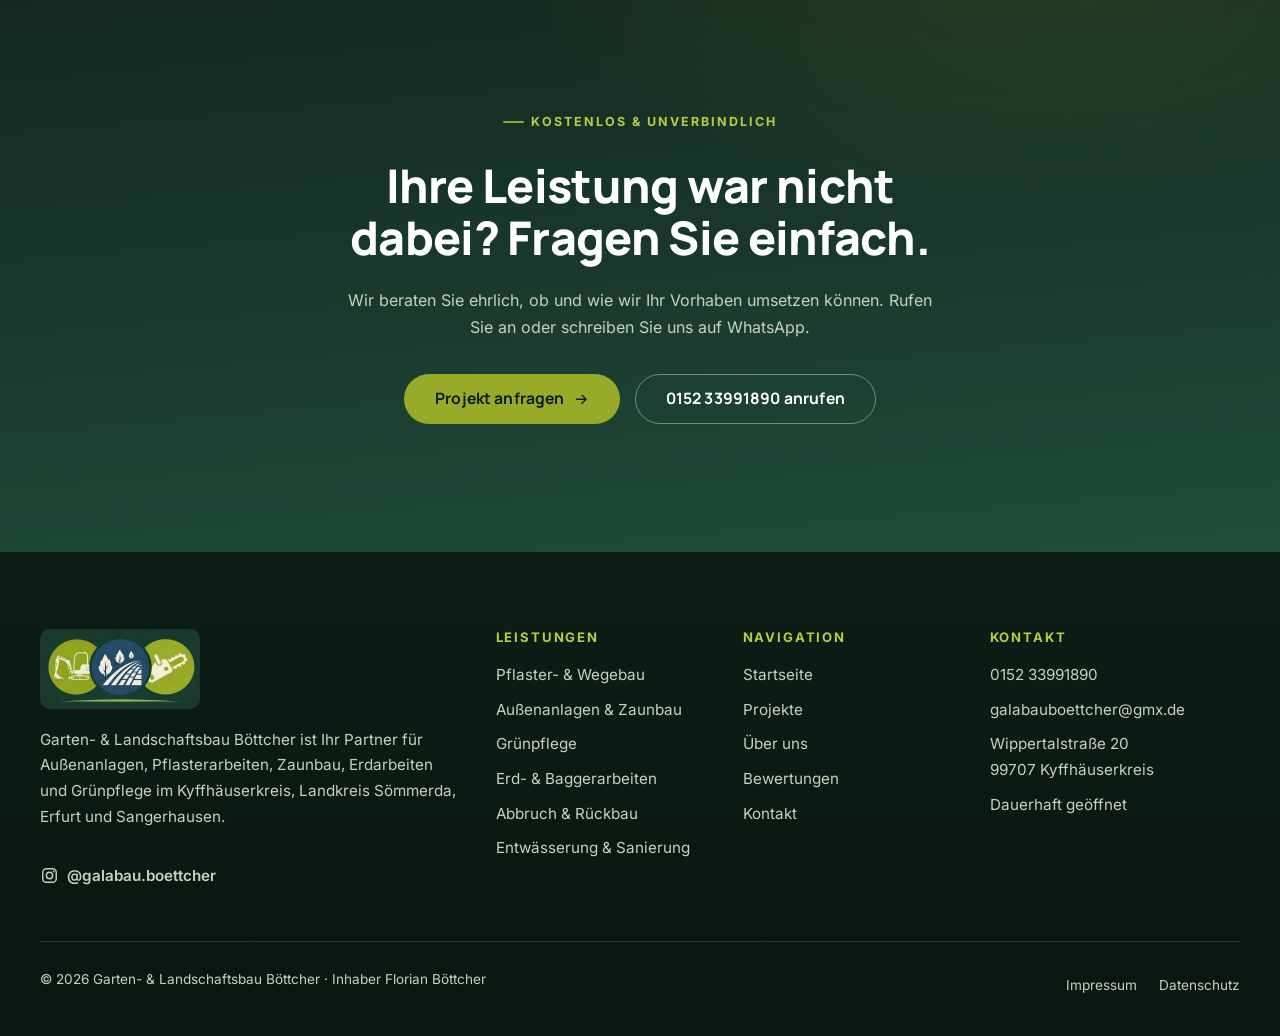
<file: leistungen/index.html>
<!DOCTYPE html>
<html lang="de">
<head>
  <meta charset="UTF-8">
  <meta name="viewport" content="width=device-width, initial-scale=1">
  <script>document.documentElement.classList.add("js");</script>

  <title>Leistungen | Galabau Böttcher · Kyffhäuserkreis, Sömmerda &amp; Erfurt</title>
  <meta name="description" content="Alle Leistungen von Galabau Böttcher im Überblick: Pflasterarbeiten, Wegebau, Terrassen, Zaunbau, Rollrasen, Baumpflege, Erd- und Baggerarbeiten, Abriss, Drainage und Kanalbau im Kyffhäuserkreis, in Sömmerda, Erfurt, Sangerhausen &amp; Nordthüringen.">
  <link rel="canonical" href="https://xn--galabau-bttcher-htb.com/leistungen/">

  <meta property="og:type" content="website">
  <meta property="og:locale" content="de_DE">
  <meta property="og:site_name" content="Garten- &amp; Landschaftsbau Böttcher">
  <meta property="og:title" content="Leistungen | Garten- &amp; Landschaftsbau Böttcher">
  <meta property="og:description" content="Pflaster- &amp; Wegebau, Außenanlagen &amp; Zaunbau, Grünpflege, Erd- &amp; Baggerarbeiten, Abbruch &amp; Rückbau, Entwässerung &amp; Sanierung: alles aus einer Hand.">
  <meta property="og:url" content="https://xn--galabau-bttcher-htb.com/leistungen/">
  <meta property="og:image" content="https://xn--galabau-bttcher-htb.com/assets/img/og-image.jpg">
  <meta name="twitter:card" content="summary_large_image">

  <meta name="theme-color" content="#1A3A2D">
  <link rel="icon" href="../favicon.ico" sizes="48x48">
  <link rel="icon" href="../favicon.svg" type="image/svg+xml">
  <link rel="apple-touch-icon" href="../assets/img/apple-touch-icon.png">

  <link rel="preload" href="../assets/fonts/manrope-latin-wght.woff2" as="font" type="font/woff2" crossorigin>
  <link rel="preload" href="../assets/fonts/inter-latin-wght.woff2" as="font" type="font/woff2" crossorigin>
  <link rel="stylesheet" href="../css/main.css">
  <script src="../js/main.js" defer></script>

  <script type="application/ld+json">
  {
    "@context": "https://schema.org",
    "@type": "BreadcrumbList",
    "itemListElement": [
      { "@type": "ListItem", "position": 1, "name": "Startseite", "item": "https://xn--galabau-bttcher-htb.com/" },
      { "@type": "ListItem", "position": 2, "name": "Leistungen", "item": "https://xn--galabau-bttcher-htb.com/leistungen/" }
    ]
  }
  </script>
</head>
<body>
  <a class="skip-link" href="#main">Zum Inhalt springen</a>

  <header class="site-header">
    <div class="container site-header__inner">
      <a class="brand" href="../index.html" aria-label="Galabau Böttcher, zur Startseite">
        <img class="brand__logo" src="../assets/img/logo-mark-200.webp" alt="" width="200" height="100">
        <span class="brand__name">Galabau Böttcher<small>Garten- &amp; Landschaftsbau</small></span>
      </a>
      <nav class="main-nav" aria-label="Hauptnavigation">
        <ul>
          <li><a href="../index.html">Startseite</a></li>
          <li><a href="./" aria-current="page">Leistungen</a></li>
          <li><a href="../projekte/">Projekte</a></li>
          <li><a href="../index.html#ueber-uns">Über uns</a></li>
          <li><a href="../index.html#kontakt">Kontakt</a></li>
        </ul>
      </nav>
      <a class="header-phone" href="tel:+4915233991890">
        <svg viewBox="0 0 24 24" fill="none" stroke="currentColor" stroke-width="1.8" stroke-linecap="round" stroke-linejoin="round" aria-hidden="true"><path d="M5 4h4l2 5-2.5 1.5a12 12 0 0 0 5 5L15 13l5 2v4a2 2 0 0 1-2 2A16.5 16.5 0 0 1 3 6a2 2 0 0 1 2-2z"/></svg>
        0152 33991890
      </a>
      <a class="btn btn--lime btn--header" href="../index.html#kontakt">Projekt anfragen</a>
      <button class="nav-toggle" type="button" aria-expanded="false" aria-controls="mobile-nav" aria-label="Menü öffnen oder schließen">
        <span class="nav-toggle__box" aria-hidden="true"><span></span><span></span><span></span></span>
      </button>
    </div>
  </header>

  <nav class="mobile-nav" id="mobile-nav" aria-label="Mobile Navigation" aria-hidden="true">
    <div class="container">
      <ul>
        <li style="transition-delay:.06s"><a class="mobile-nav__link" href="../index.html">Startseite</a></li>
        <li style="transition-delay:.12s"><a class="mobile-nav__link" href="./" aria-current="page">Leistungen</a></li>
        <li style="transition-delay:.18s"><a class="mobile-nav__link" href="../projekte/">Projekte</a></li>
        <li style="transition-delay:.24s"><a class="mobile-nav__link" href="../index.html#ueber-uns">Über uns</a></li>
        <li style="transition-delay:.30s"><a class="mobile-nav__link" href="../index.html#kontakt">Kontakt</a></li>
      </ul>
      <div class="mobile-nav__foot">
        <a href="tel:+4915233991890">0152 33991890</a>
        <a href="mailto:galabauboettcher@gmx.de">galabauboettcher@gmx.de</a>
        <a href="https://www.instagram.com/galabau.boettcher/" target="_blank" rel="noopener noreferrer">Instagram: @galabau.boettcher</a>
      </div>
    </div>
  </nav>

  <main id="main">
    <!-- ================= Seiten-Hero ================= -->
    <section class="page-hero">
      <div class="container">
        <p class="eyebrow">Leistungen</p>
        <h1>Leistungen für Haus, Grundstück und Kommune.</h1>
        <p>Sechs Fachbereiche, ein Anspruch: saubere Arbeit vom ersten Aushub bis zur letzten Fuge. Alle 22 Einzelleistungen finden Sie hier im Detail.</p>
        <nav class="anchor-pills" aria-label="Direkt zu einer Leistungskategorie springen">
          <a href="#pflaster">Pflaster &amp; Wege</a>
          <a href="#aussenanlagen">Außenanlagen &amp; Zaun</a>
          <a href="#gruenpflege">Grünpflege</a>
          <a href="#erdarbeiten">Erd- &amp; Bagger</a>
          <a href="#abbruch">Abbruch</a>
          <a href="#entwaesserung">Entwässerung</a>
        </nav>
      </div>
    </section>

    <!-- ================= 01 Pflaster & Wegebau ================= -->
    <section class="section detail" id="pflaster" aria-labelledby="pflaster-title">
      <div class="container detail-grid">
        <div class="detail-grid__media reveal reveal--curtain">
          <picture>
            <source type="image/avif" srcset="../assets/img/pflaster-wegebau-480.avif 480w, ../assets/img/pflaster-wegebau-800.avif 800w, ../assets/img/pflaster-wegebau-1200.avif 1200w" sizes="(min-width: 56em) 560px, 100vw">
            <source type="image/webp" srcset="../assets/img/pflaster-wegebau-480.webp 480w, ../assets/img/pflaster-wegebau-800.webp 800w, ../assets/img/pflaster-wegebau-1200.webp 1200w" sizes="(min-width: 56em) 560px, 100vw">
            <img src="../assets/img/pflaster-wegebau-800.jpg" srcset="../assets/img/pflaster-wegebau-480.jpg 480w, ../assets/img/pflaster-wegebau-800.jpg 800w, ../assets/img/pflaster-wegebau-1200.jpg 1200w" sizes="(min-width: 56em) 560px, 100vw" width="947" height="1660" loading="lazy" decoding="async" style="object-position: 50% 58%" alt="Neu verlegte Rasengittersteine entlang einer Beton-Stützwand auf einem Grundstück">
          </picture>
        </div>
        <div class="reveal reveal--right">
          <p class="eyebrow">01 · Pflaster- &amp; Wegebau</p>
          <h2 id="pflaster-title">Flächen, die tragen und gut aussehen.</h2>
          <p>Ob Hofeinfahrt, Gartenweg, Terrasse oder kompletter Firmenparkplatz: Wir bauen den Unterbau fachgerecht auf, verlegen präzise und achten auf sauberes Gefälle, damit Regenwasser dorthin läuft, wo es hingehört.</p>
          <ul class="check-list">
            <li><svg viewBox="0 0 24 24" fill="none" stroke="currentColor" stroke-width="2.4" stroke-linecap="round" stroke-linejoin="round" aria-hidden="true"><path d="M4.5 12.5l5 5 10-11"/></svg>Pflasterarbeiten</li>
            <li><svg viewBox="0 0 24 24" fill="none" stroke="currentColor" stroke-width="2.4" stroke-linecap="round" stroke-linejoin="round" aria-hidden="true"><path d="M4.5 12.5l5 5 10-11"/></svg>Wegebau</li>
            <li><svg viewBox="0 0 24 24" fill="none" stroke="currentColor" stroke-width="2.4" stroke-linecap="round" stroke-linejoin="round" aria-hidden="true"><path d="M4.5 12.5l5 5 10-11"/></svg>Parkplatzbau</li>
            <li><svg viewBox="0 0 24 24" fill="none" stroke="currentColor" stroke-width="2.4" stroke-linecap="round" stroke-linejoin="round" aria-hidden="true"><path d="M4.5 12.5l5 5 10-11"/></svg>Terrassenbau</li>
          </ul>
          <p style="margin-top:1.6rem"><a class="link-arrow" href="../index.html#kontakt">Projekt anfragen<svg viewBox="0 0 24 24" fill="none" stroke="currentColor" stroke-width="2" stroke-linecap="round" stroke-linejoin="round" aria-hidden="true"><path d="M5 12h14M13 6l6 6-6 6"/></svg></a></p>
        </div>
      </div>
    </section>

    <!-- ================= 02 Außenanlagen & Zaunbau ================= -->
    <section class="section section--soft detail" id="aussenanlagen" aria-labelledby="aussenanlagen-title">
      <div class="container detail-grid detail-grid--flip">
        <div class="detail-grid__media reveal reveal--curtain">
          <picture>
            <source type="image/avif" srcset="../assets/img/zaunbau-clean-480.avif 480w, ../assets/img/zaunbau-clean-800.avif 800w" sizes="(min-width: 56em) 560px, 100vw">
            <source type="image/webp" srcset="../assets/img/zaunbau-clean-480.webp 480w, ../assets/img/zaunbau-clean-800.webp 800w" sizes="(min-width: 56em) 560px, 100vw">
            <img src="../assets/img/zaunbau-clean-800.jpg" srcset="../assets/img/zaunbau-clean-480.jpg 480w, ../assets/img/zaunbau-clean-800.jpg 800w" sizes="(min-width: 56em) 560px, 100vw" width="744" height="576" loading="lazy" decoding="async" alt="Fertig montierte verzinkte Zaunanlage mit Tor entlang einer Grundstücksgrenze">
          </picture>
        </div>
        <div class="reveal reveal--left">
          <p class="eyebrow">02 · Außenanlagen &amp; Zaunbau</p>
          <h2 id="aussenanlagen-title">Vom Neubau-Grundstück zur fertigen Außenanlage.</h2>
          <p>Wir übernehmen die komplette Gestaltung Ihrer Außenflächen, Einfriedung inklusive. Vom stabilen Doppelstabmattenzaun mit sauber gesetzten Fundamenten bis zum fertig verlegten Rollrasen, der sofort grün wirkt.</p>
          <ul class="check-list">
            <li><svg viewBox="0 0 24 24" fill="none" stroke="currentColor" stroke-width="2.4" stroke-linecap="round" stroke-linejoin="round" aria-hidden="true"><path d="M4.5 12.5l5 5 10-11"/></svg>Außenanlagen</li>
            <li><svg viewBox="0 0 24 24" fill="none" stroke="currentColor" stroke-width="2.4" stroke-linecap="round" stroke-linejoin="round" aria-hidden="true"><path d="M4.5 12.5l5 5 10-11"/></svg>Zaunbau</li>
            <li><svg viewBox="0 0 24 24" fill="none" stroke="currentColor" stroke-width="2.4" stroke-linecap="round" stroke-linejoin="round" aria-hidden="true"><path d="M4.5 12.5l5 5 10-11"/></svg>Rasenanlage</li>
            <li><svg viewBox="0 0 24 24" fill="none" stroke="currentColor" stroke-width="2.4" stroke-linecap="round" stroke-linejoin="round" aria-hidden="true"><path d="M4.5 12.5l5 5 10-11"/></svg>Rollrasen</li>
          </ul>
          <p style="margin-top:1.6rem"><a class="link-arrow" href="../projekte/#zaunbau">Referenz ansehen<svg viewBox="0 0 24 24" fill="none" stroke="currentColor" stroke-width="2" stroke-linecap="round" stroke-linejoin="round" aria-hidden="true"><path d="M5 12h14M13 6l6 6-6 6"/></svg></a></p>
        </div>
      </div>
    </section>

    <!-- ================= 03 Grünpflege ================= -->
    <section class="section detail" id="gruenpflege" aria-labelledby="gruenpflege-title">
      <div class="container detail-grid">
        <div class="detail-grid__media reveal reveal--curtain">
          <picture>
            <source type="image/avif" srcset="../assets/img/gruenpflege-480.avif 480w, ../assets/img/gruenpflege-800.avif 800w, ../assets/img/gruenpflege-1200.avif 1200w" sizes="(min-width: 56em) 560px, 100vw">
            <source type="image/webp" srcset="../assets/img/gruenpflege-480.webp 480w, ../assets/img/gruenpflege-800.webp 800w, ../assets/img/gruenpflege-1200.webp 1200w" sizes="(min-width: 56em) 560px, 100vw">
            <img src="../assets/img/gruenpflege-800.jpg" srcset="../assets/img/gruenpflege-480.jpg 480w, ../assets/img/gruenpflege-800.jpg 800w, ../assets/img/gruenpflege-1200.jpg 1200w" sizes="(min-width: 56em) 560px, 100vw" width="1200" height="1600" loading="lazy" decoding="async" style="object-position: 50% 52%" alt="Frisch geschnittene Thuja-Hecke, daneben das Firmenfahrzeug mit Anhänger und Schnittgut">
          </picture>
        </div>
        <div class="reveal reveal--right">
          <p class="eyebrow">03 · Grünpflege</p>
          <h2 id="gruenpflege-title">Gepflegtes Grün, das ganze Jahr.</h2>
          <p>Einmalige Aktion oder regelmäßiger Pflegetermin: Wir halten Gärten, Hecken und Bäume in Form: fachgerecht geschnitten, zum richtigen Zeitpunkt und mit ordentlicher Entsorgung des Schnittguts.</p>
          <ul class="check-list">
            <li><svg viewBox="0 0 24 24" fill="none" stroke="currentColor" stroke-width="2.4" stroke-linecap="round" stroke-linejoin="round" aria-hidden="true"><path d="M4.5 12.5l5 5 10-11"/></svg>Gartenpflege</li>
            <li><svg viewBox="0 0 24 24" fill="none" stroke="currentColor" stroke-width="2.4" stroke-linecap="round" stroke-linejoin="round" aria-hidden="true"><path d="M4.5 12.5l5 5 10-11"/></svg>Heckenschnitt</li>
            <li><svg viewBox="0 0 24 24" fill="none" stroke="currentColor" stroke-width="2.4" stroke-linecap="round" stroke-linejoin="round" aria-hidden="true"><path d="M4.5 12.5l5 5 10-11"/></svg>Baumpflege</li>
          </ul>
          <p style="margin-top:1.6rem"><a class="link-arrow" href="../index.html#kontakt">Pflegetermin anfragen<svg viewBox="0 0 24 24" fill="none" stroke="currentColor" stroke-width="2" stroke-linecap="round" stroke-linejoin="round" aria-hidden="true"><path d="M5 12h14M13 6l6 6-6 6"/></svg></a></p>
        </div>
      </div>
    </section>

    <!-- ================= 04 Erd- & Baggerarbeiten ================= -->
    <section class="section section--soft detail" id="erdarbeiten" aria-labelledby="erdarbeiten-title">
      <div class="container detail-grid detail-grid--flip">
        <div class="detail-grid__media reveal reveal--curtain">
          <picture>
            <source type="image/avif" srcset="../assets/img/erd-baggerarbeiten-480.avif 480w, ../assets/img/erd-baggerarbeiten-800.avif 800w, ../assets/img/erd-baggerarbeiten-1200.avif 1200w" sizes="(min-width: 56em) 560px, 100vw">
            <source type="image/webp" srcset="../assets/img/erd-baggerarbeiten-480.webp 480w, ../assets/img/erd-baggerarbeiten-800.webp 800w, ../assets/img/erd-baggerarbeiten-1200.webp 1200w" sizes="(min-width: 56em) 560px, 100vw">
            <img src="../assets/img/erd-baggerarbeiten-800.jpg" srcset="../assets/img/erd-baggerarbeiten-480.jpg 480w, ../assets/img/erd-baggerarbeiten-800.jpg 800w, ../assets/img/erd-baggerarbeiten-1200.jpg 1200w" sizes="(min-width: 56em) 560px, 100vw" width="800" height="600" loading="lazy" decoding="async" alt="Ausgehobene Baugrube mit Fundamentgräben und Nivelliergerät auf einem Wohngrundstück">
          </picture>
        </div>
        <div class="reveal reveal--left">
          <p class="eyebrow">04 · Erd- &amp; Baggerarbeiten</p>
          <h2 id="erdarbeiten-title">Präziser Aushub mit moderner Technik.</h2>
          <p>Baugruben, Fundamente, Geländemodellierung: Mit unserem Maschinenpark arbeiten wir effizient und millimetergenau, auch dort, wo große Technik nicht hinkommt. Betonarbeiten führen wir gleich mit aus.</p>
          <ul class="check-list">
            <li><svg viewBox="0 0 24 24" fill="none" stroke="currentColor" stroke-width="2.4" stroke-linecap="round" stroke-linejoin="round" aria-hidden="true"><path d="M4.5 12.5l5 5 10-11"/></svg>Erdarbeiten</li>
            <li><svg viewBox="0 0 24 24" fill="none" stroke="currentColor" stroke-width="2.4" stroke-linecap="round" stroke-linejoin="round" aria-hidden="true"><path d="M4.5 12.5l5 5 10-11"/></svg>Baggerarbeiten</li>
            <li><svg viewBox="0 0 24 24" fill="none" stroke="currentColor" stroke-width="2.4" stroke-linecap="round" stroke-linejoin="round" aria-hidden="true"><path d="M4.5 12.5l5 5 10-11"/></svg>Betonarbeiten</li>
          </ul>
          <p style="margin-top:1.6rem"><a class="link-arrow" href="../index.html#kontakt">Projekt anfragen<svg viewBox="0 0 24 24" fill="none" stroke="currentColor" stroke-width="2" stroke-linecap="round" stroke-linejoin="round" aria-hidden="true"><path d="M5 12h14M13 6l6 6-6 6"/></svg></a></p>
        </div>
      </div>
    </section>

    <!-- ================= 05 Abbruch & Rückbau ================= -->
    <section class="section detail" id="abbruch" aria-labelledby="abbruch-title">
      <div class="container detail-grid">
        <div class="detail-grid__media reveal reveal--curtain">
          <picture>
            <source type="image/avif" srcset="../assets/img/abriss-rueckbau-neu-480.avif 480w, ../assets/img/abriss-rueckbau-neu-800.avif 800w, ../assets/img/abriss-rueckbau-neu-1200.avif 1200w" sizes="(min-width: 56em) 560px, 100vw">
            <source type="image/webp" srcset="../assets/img/abriss-rueckbau-neu-480.webp 480w, ../assets/img/abriss-rueckbau-neu-800.webp 800w, ../assets/img/abriss-rueckbau-neu-1200.webp 1200w" sizes="(min-width: 56em) 560px, 100vw">
            <img src="../assets/img/abriss-rueckbau-neu-800.jpg" srcset="../assets/img/abriss-rueckbau-neu-480.jpg 480w, ../assets/img/abriss-rueckbau-neu-800.jpg 800w, ../assets/img/abriss-rueckbau-neu-1200.jpg 1200w" sizes="(min-width: 56em) 560px, 100vw" width="1530" height="1605" loading="lazy" decoding="async" style="object-position: 50% 45%" alt="Minibagger und Dumper beim kontrollierten Rückbau einer gemauerten Wand im Winter">
          </picture>
        </div>
        <div class="reveal reveal--right">
          <p class="eyebrow">05 · Abbruch &amp; Rückbau</p>
          <h2 id="abbruch-title">Platz schaffen, kontrolliert und sauber.</h2>
          <p>Ob Schuppen, Garage oder Entkernung vor der Sanierung: Wir reißen kontrolliert ab, trennen die Materialien sortenrein und kümmern uns um die fachgerechte Entsorgung. Zurück bleibt eine aufgeräumte Fläche.</p>
          <ul class="check-list">
            <li><svg viewBox="0 0 24 24" fill="none" stroke="currentColor" stroke-width="2.4" stroke-linecap="round" stroke-linejoin="round" aria-hidden="true"><path d="M4.5 12.5l5 5 10-11"/></svg>Abriss</li>
            <li><svg viewBox="0 0 24 24" fill="none" stroke="currentColor" stroke-width="2.4" stroke-linecap="round" stroke-linejoin="round" aria-hidden="true"><path d="M4.5 12.5l5 5 10-11"/></svg>Rückbau</li>
            <li><svg viewBox="0 0 24 24" fill="none" stroke="currentColor" stroke-width="2.4" stroke-linecap="round" stroke-linejoin="round" aria-hidden="true"><path d="M4.5 12.5l5 5 10-11"/></svg>Entkernung</li>
          </ul>
          <p style="margin-top:1.6rem"><a class="link-arrow" href="../projekte/#abbruch">Referenz ansehen<svg viewBox="0 0 24 24" fill="none" stroke="currentColor" stroke-width="2" stroke-linecap="round" stroke-linejoin="round" aria-hidden="true"><path d="M5 12h14M13 6l6 6-6 6"/></svg></a></p>
        </div>
      </div>
    </section>

    <!-- ================= 06 Entwässerung & Sanierung ================= -->
    <section class="section section--soft detail" id="entwaesserung" aria-labelledby="entwaesserung-title">
      <div class="container detail-grid detail-grid--flip">
        <div class="detail-grid__media reveal reveal--curtain">
          <picture>
            <source type="image/avif" srcset="../assets/img/entwaesserung-sanierung-480.avif 480w, ../assets/img/entwaesserung-sanierung-800.avif 800w, ../assets/img/entwaesserung-sanierung-1200.avif 1200w" sizes="(min-width: 56em) 560px, 100vw">
            <source type="image/webp" srcset="../assets/img/entwaesserung-sanierung-480.webp 480w, ../assets/img/entwaesserung-sanierung-800.webp 800w, ../assets/img/entwaesserung-sanierung-1200.webp 1200w" sizes="(min-width: 56em) 560px, 100vw">
            <img src="../assets/img/entwaesserung-sanierung-800.jpg" srcset="../assets/img/entwaesserung-sanierung-480.jpg 480w, ../assets/img/entwaesserung-sanierung-800.jpg 800w, ../assets/img/entwaesserung-sanierung-1200.jpg 1200w" sizes="(min-width: 56em) 560px, 100vw" width="800" height="1067" loading="lazy" decoding="async" style="object-position: 50% 55%" alt="Freigelegte Kellerwand mit frischer Bitumenabdichtung und XPS-Dämmplatten am Sockel">
          </picture>
        </div>
        <div class="reveal reveal--left">
          <p class="eyebrow">06 · Entwässerung &amp; Sanierung</p>
          <h2 id="entwaesserung-title">Trockene Keller, sichere Ableitung.</h2>
          <p>Feuchte Wände und stehendes Wasser müssen nicht sein. Wir legen Drainagen, erneuern Kanäle und dichten Mauerwerk fachgerecht ab, damit Ihr Gebäude dauerhaft trocken bleibt.</p>
          <ul class="check-list">
            <li><svg viewBox="0 0 24 24" fill="none" stroke="currentColor" stroke-width="2.4" stroke-linecap="round" stroke-linejoin="round" aria-hidden="true"><path d="M4.5 12.5l5 5 10-11"/></svg>Drainage</li>
            <li><svg viewBox="0 0 24 24" fill="none" stroke="currentColor" stroke-width="2.4" stroke-linecap="round" stroke-linejoin="round" aria-hidden="true"><path d="M4.5 12.5l5 5 10-11"/></svg>Entwässerung</li>
            <li><svg viewBox="0 0 24 24" fill="none" stroke="currentColor" stroke-width="2.4" stroke-linecap="round" stroke-linejoin="round" aria-hidden="true"><path d="M4.5 12.5l5 5 10-11"/></svg>Kanalbau</li>
            <li><svg viewBox="0 0 24 24" fill="none" stroke="currentColor" stroke-width="2.4" stroke-linecap="round" stroke-linejoin="round" aria-hidden="true"><path d="M4.5 12.5l5 5 10-11"/></svg>Trockenlegung</li>
            <li><svg viewBox="0 0 24 24" fill="none" stroke="currentColor" stroke-width="2.4" stroke-linecap="round" stroke-linejoin="round" aria-hidden="true"><path d="M4.5 12.5l5 5 10-11"/></svg>Mauerwerksdämmung</li>
          </ul>
          <p style="margin-top:1.6rem"><a class="link-arrow" href="../index.html#kontakt">Projekt anfragen<svg viewBox="0 0 24 24" fill="none" stroke="currentColor" stroke-width="2" stroke-linecap="round" stroke-linejoin="round" aria-hidden="true"><path d="M5 12h14M13 6l6 6-6 6"/></svg></a></p>
        </div>
      </div>
    </section>

    <!-- ================= CTA ================= -->
    <section class="section section--dark cta-band">
      <div class="container reveal">
        <p class="eyebrow">Kostenlos &amp; unverbindlich</p>
        <h2>Ihre Leistung war nicht dabei? Fragen Sie einfach.</h2>
        <p>Wir beraten Sie ehrlich, ob und wie wir Ihr Vorhaben umsetzen können. Rufen Sie an oder schreiben Sie uns auf WhatsApp.</p>
        <div class="hero__actions">
          <a class="btn btn--lime" href="../index.html#kontakt">Projekt anfragen
            <svg viewBox="0 0 24 24" fill="none" stroke="currentColor" stroke-width="2" stroke-linecap="round" stroke-linejoin="round" aria-hidden="true"><path d="M5 12h14M13 6l6 6-6 6"/></svg>
          </a>
          <a class="btn btn--ghost-light" href="tel:+4915233991890">0152 33991890 anrufen</a>
        </div>
      </div>
    </section>
  </main>

  <footer class="site-footer">
    <div class="container">
      <div class="footer-grid">
        <div class="footer-brand">
          <img src="../assets/img/logo-mark.webp" alt="Logo Garten- und Landschaftsbau Böttcher" width="640" height="320" loading="lazy" decoding="async">
          <p>Garten- &amp; Landschaftsbau Böttcher ist Ihr Partner für Außenanlagen, Pflasterarbeiten, Zaunbau, Erdarbeiten und Grünpflege im Kyffhäuserkreis, Landkreis Sömmerda, Erfurt und Sangerhausen.</p>
          <a class="footer-social" href="https://www.instagram.com/galabau.boettcher/" target="_blank" rel="noopener noreferrer">
            <svg viewBox="0 0 24 24" fill="none" stroke="currentColor" stroke-width="1.8" stroke-linecap="round" stroke-linejoin="round" aria-hidden="true"><rect x="3.5" y="3.5" width="17" height="17" rx="4.5"/><circle cx="12" cy="12" r="4"/><circle cx="17.3" cy="6.7" r="1.15" fill="currentColor" stroke="none"/></svg>
            @galabau.boettcher
          </a>
        </div>
        <nav aria-label="Footer: Leistungen">
          <h3>Leistungen</h3>
          <ul>
            <li><a href="#pflaster">Pflaster- &amp; Wegebau</a></li>
            <li><a href="#aussenanlagen">Außenanlagen &amp; Zaunbau</a></li>
            <li><a href="#gruenpflege">Grünpflege</a></li>
            <li><a href="#erdarbeiten">Erd- &amp; Baggerarbeiten</a></li>
            <li><a href="#abbruch">Abbruch &amp; Rückbau</a></li>
            <li><a href="#entwaesserung">Entwässerung &amp; Sanierung</a></li>
          </ul>
        </nav>
        <nav aria-label="Footer: Navigation">
          <h3>Navigation</h3>
          <ul>
            <li><a href="../index.html">Startseite</a></li>
            <li><a href="../projekte/">Projekte</a></li>
            <li><a href="../index.html#ueber-uns">Über uns</a></li>
            <li><a href="../index.html#bewertungen">Bewertungen</a></li>
            <li><a href="../index.html#kontakt">Kontakt</a></li>
          </ul>
        </nav>
        <div>
          <h3>Kontakt</h3>
          <ul>
            <li><a href="tel:+4915233991890">0152 33991890</a></li>
            <li><a href="mailto:galabauboettcher@gmx.de">galabauboettcher@gmx.de</a></li>
            <li>Wippertalstraße 20<br>99707 Kyffhäuserkreis</li>
            <li>Dauerhaft geöffnet</li>
          </ul>
        </div>
      </div>
      <div class="footer-bottom">
        <p>© <span id="year">2026</span> Garten- &amp; Landschaftsbau Böttcher · Inhaber Florian Böttcher</p>
        <ul>
          <li><a href="../impressum/">Impressum</a></li>
          <li><a href="../datenschutz/">Datenschutz</a></li>
        </ul>
      </div>
    </div>
  </footer>
  <!-- Schwebender WhatsApp-Button: nur ab 56em, darunter uebernimmt die
       Schnellkontakt-Leiste - kein doppelter Button auf kleinen Displays -->
  <a class="wa-float" href="https://wa.me/4915233991890?text=Hallo%2C%20ich%20bin%20%C3%BCber%20Ihre%20Website%20auf%20Sie%20aufmerksam%20geworden%20und%20h%C3%A4tte%20eine%20Anfrage." target="_blank" rel="noopener noreferrer"
     aria-label="Chat auf WhatsApp starten, öffnet WhatsApp in neuem Tab">
    <svg viewBox="0 0 24 24" fill="currentColor" aria-hidden="true"><path d="M17.5 14.38c-.3-.15-1.76-.87-2.03-.97-.27-.1-.47-.15-.67.15-.2.3-.77.97-.94 1.16-.17.2-.35.22-.64.08-.3-.15-1.26-.47-2.4-1.48-.89-.79-1.49-1.77-1.66-2.07-.17-.3-.02-.46.13-.6.13-.14.3-.35.44-.53.15-.17.2-.3.3-.5.1-.2.05-.37-.02-.52-.08-.15-.67-1.62-.92-2.22-.24-.58-.49-.5-.67-.51-.17-.01-.37-.01-.57-.01-.2 0-.52.07-.79.37-.27.3-1.04 1.02-1.04 2.48 0 1.46 1.07 2.87 1.22 3.07.15.2 2.1 3.2 5.08 4.49.71.3 1.26.49 1.69.63.71.22 1.36.19 1.87.12.57-.09 1.76-.72 2-1.42.25-.7.25-1.29.18-1.42-.07-.13-.27-.2-.56-.35z"/><path d="M12.04 2.5c-5.23 0-9.48 4.25-9.48 9.48 0 1.67.44 3.3 1.27 4.74L2.5 21.5l4.9-1.28a9.44 9.44 0 0 0 4.63 1.18h.01c5.23 0 9.48-4.25 9.48-9.48 0-2.53-.99-4.91-2.78-6.7A9.42 9.42 0 0 0 12.04 2.5zm0 17.28h-.01a7.86 7.86 0 0 1-4-1.1l-.29-.17-2.9.76.78-2.83-.19-.29a7.85 7.85 0 0 1-1.2-4.17c0-4.34 3.54-7.88 7.9-7.88 2.1 0 4.08.82 5.57 2.31a7.83 7.83 0 0 1 2.3 5.57c0 4.35-3.54 7.87-7.87 7.87z"/></svg>
    <span class="wa-float__label">WhatsApp</span>
  </a>

  <!-- Mobiler Schnellkontakt: nur zwei reale Kontaktwege, ab 56em ausgeblendet -->
  <nav class="quick-contact" aria-label="Schnellkontakt">
    <a class="quick-contact__btn" href="tel:+4915233991890">
      <svg viewBox="0 0 24 24" fill="none" stroke="currentColor" stroke-width="1.9" stroke-linecap="round" stroke-linejoin="round" aria-hidden="true"><path d="M5 4h4l2 5-2.5 1.5a12 12 0 0 0 5 5L15 13l5 2v4a2 2 0 0 1-2 2A16.5 16.5 0 0 1 3 6a2 2 0 0 1 2-2z"/></svg>
      Anrufen
    </a>
    <a class="quick-contact__btn quick-contact__btn--wa" href="https://wa.me/4915233991890?text=Hallo%2C%20ich%20bin%20%C3%BCber%20Ihre%20Website%20auf%20Sie%20aufmerksam%20geworden%20und%20h%C3%A4tte%20eine%20Anfrage." target="_blank" rel="noopener noreferrer">
      <svg viewBox="0 0 24 24" fill="currentColor" aria-hidden="true"><path d="M17.5 14.38c-.3-.15-1.76-.87-2.03-.97-.27-.1-.47-.15-.67.15-.2.3-.77.97-.94 1.16-.17.2-.35.22-.64.08-.3-.15-1.26-.47-2.4-1.48-.89-.79-1.49-1.77-1.66-2.07-.17-.3-.02-.46.13-.6.13-.14.3-.35.44-.53.15-.17.2-.3.3-.5.1-.2.05-.37-.02-.52-.08-.15-.67-1.62-.92-2.22-.24-.58-.49-.5-.67-.51-.17-.01-.37-.01-.57-.01-.2 0-.52.07-.79.37-.27.3-1.04 1.02-1.04 2.48 0 1.46 1.07 2.87 1.22 3.07.15.2 2.1 3.2 5.08 4.49.71.3 1.26.49 1.69.63.71.22 1.36.19 1.87.12.57-.09 1.76-.72 2-1.42.25-.7.25-1.29.18-1.42-.07-.13-.27-.2-.56-.35z"/><path d="M12.04 2.5c-5.23 0-9.48 4.25-9.48 9.48 0 1.67.44 3.3 1.27 4.74L2.5 21.5l4.9-1.28a9.44 9.44 0 0 0 4.63 1.18h.01c5.23 0 9.48-4.25 9.48-9.48 0-2.53-.99-4.91-2.78-6.7A9.42 9.42 0 0 0 12.04 2.5zm0 17.28h-.01a7.86 7.86 0 0 1-4-1.1l-.29-.17-2.9.76.78-2.83-.19-.29a7.85 7.85 0 0 1-1.2-4.17c0-4.34 3.54-7.88 7.9-7.88 2.1 0 4.08.82 5.57 2.31a7.83 7.83 0 0 1 2.3 5.57c0 4.35-3.54 7.87-7.87 7.87z"/></svg>
      WhatsApp
    </a>
  </nav>
</body>
</html>
</file>
<file: css/main.css>
/* ==========================================================================
   Galabau Böttcher — Design-System
   Farbwelt aus dem Firmenlogo abgeleitet (Waldgrün / Limette / Petrol / Creme)
   Mobile-first · Dark-Mode vorbereitet · keine externen Abhängigkeiten
   ========================================================================== */

/* ---------- Fonts (selbst gehostet, DSGVO-konform) ---------- */
@font-face {
  font-family: "Manrope";
  src: url("../assets/fonts/manrope-latin-wght.woff2") format("woff2-variations");
  font-weight: 200 800;
  font-style: normal;
  font-display: swap;
}
@font-face {
  font-family: "Inter";
  src: url("../assets/fonts/inter-latin-wght.woff2") format("woff2-variations");
  font-weight: 100 900;
  font-style: normal;
  font-display: swap;
}

/* ---------- Design-Tokens ---------- */
:root {
  /* Markenfarben (aus Logo extrahiert) */
  --c-forest-950: #0D1D16;
  --c-forest-900: #12291F;
  --c-forest-700: #17392B;
  --c-forest: #1A3A2D;
  --c-forest-600: #204D3A;
  --c-forest-500: #2B5F48;
  --c-lime: #97AB29;
  --c-lime-bright: #B8CE41;
  --c-lime-deep: #667719;
  --c-petrol: #254B66;
  --c-cream: #ECEFD5;
  --c-cream-soft: #F7F8EC;
  --c-ink: #17211C;
  --c-slate: #48544D;
  --c-mist: #F3F5F1;
  --c-line: #E3E8E1;
  --c-line-dark: rgba(236, 239, 213, .14);
  --c-white: #FFFFFF;
  --c-error: #A83226;
  --c-success: #2F6C43;

  /* Semantische Tokens (Light) */
  --bg: var(--c-white);
  --bg-soft: var(--c-mist);
  --bg-cream: var(--c-cream-soft);
  --bg-dark: var(--c-forest);
  --bg-deep: var(--c-forest-900);
  --bg-card: var(--c-white);
  --text: var(--c-ink);
  --text-soft: var(--c-slate);
  --text-on-dark: #F3F5EA;
  --text-soft-on-dark: #C7D2BE;
  --brand: var(--c-forest);
  --brand-hover: #275742;
  --accent: var(--c-lime);
  --line: var(--c-line);
  --ring: rgba(151, 171, 41, .45);
  --shadow-sm: 0 1px 2px rgba(13, 29, 22, .05), 0 4px 12px rgba(13, 29, 22, .05);
  --shadow-md: 0 2px 6px rgba(13, 29, 22, .06), 0 14px 34px rgba(13, 29, 22, .1);
  --shadow-lg: 0 6px 16px rgba(13, 29, 22, .08), 0 28px 60px rgba(13, 29, 22, .16);

  /* Typografie */
  --font-display: "Manrope", ui-sans-serif, system-ui, "Segoe UI", sans-serif;
  --font-body: "Inter", ui-sans-serif, system-ui, "Segoe UI", sans-serif;
  /* Untergrenze bewusst niedrig: bei 320 px Viewport passt "Außenanlagen"
     sonst nicht mehr in eine Zeile und läuft aus dem Bild. */
  --fs-h1: clamp(2.1rem, 1.05rem + 5.2vw, 4.3rem);
  --fs-h2: clamp(1.9rem, 1.3rem + 2.7vw, 2.9rem);
  --fs-h3: clamp(1.22rem, 1.08rem + .6vw, 1.5rem);
  --fs-lead: clamp(1.05rem, .98rem + .35vw, 1.24rem);
  --fs-small: .875rem;

  /* Layout */
  --container: 1200px;
  --gutter: clamp(1.25rem, 4vw, 2rem);
  --sp-section: clamp(4.5rem, 3rem + 7vw, 8rem);
  --radius: 20px;
  --radius-sm: 12px;
  --header-h: 4.5rem;

  /* Bewegung */
  --ease: cubic-bezier(.22, .61, .25, 1);
  --t-fast: .25s var(--ease);
  --t-med: .5s var(--ease);

  color-scheme: light;
}

/* Dark-Mode: vorbereitet, wird über data-theme="dark" am <html> aktiviert */
:root[data-theme="dark"] {
  --bg: #101B15;
  --bg-soft: #15231C;
  --bg-cream: #14211A;
  --bg-dark: #0D1D16;
  --bg-deep: #0A1711;
  --bg-card: #182A21;
  --text: #EDF1E5;
  --text-soft: #AEBCA7;
  --brand: #8FBE6B;
  --brand-hover: #A5CE84;
  --line: #24352B;
  --shadow-sm: 0 1px 2px rgba(0, 0, 0, .3);
  --shadow-md: 0 10px 30px rgba(0, 0, 0, .45);
  --shadow-lg: 0 24px 60px rgba(0, 0, 0, .55);
  color-scheme: dark;
}

/* ---------- Reset & Basis ---------- */
*, *::before, *::after { box-sizing: border-box; }

html {
  -webkit-text-size-adjust: 100%;
  scroll-behavior: smooth;
  scroll-padding-top: calc(var(--header-h) + 1rem);
}

body {
  margin: 0;
  font: 400 1rem/1.7 var(--font-body);
  color: var(--text);
  background: var(--bg);
  text-rendering: optimizeLegibility;
  -webkit-font-smoothing: antialiased;
}

img, svg, video { display: block; max-width: 100%; }
img { height: auto; }

h1, h2, h3, h4 {
  margin: 0 0 .5em;
  font-family: var(--font-display);
  font-weight: 800;
  line-height: 1.12;
  letter-spacing: -.015em;
  text-wrap: balance;
}
h1 {
  font-size: var(--fs-h1);
  line-height: 1.04;
  letter-spacing: -.022em;
  /* Lange Komposita ("Außenanlagen") dürfen auf schmalen Displays umbrechen,
     statt horizontales Scrollen zu erzeugen. */
  overflow-wrap: break-word;
  hyphens: auto;
}
h2 { font-size: var(--fs-h2); }
h3 { font-size: var(--fs-h3); }

p { margin: 0 0 1em; }
p:last-child { margin-bottom: 0; }

a { color: var(--brand); text-decoration: none; transition: color var(--t-fast); }
a:hover { color: var(--brand-hover); }

ul { margin: 0; padding: 0; list-style: none; }
address { font-style: normal; }
button { font: inherit; cursor: pointer; }

::selection { background: var(--c-forest); color: var(--c-cream); }

:focus-visible {
  outline: 3px solid var(--ring);
  outline-offset: 2px;
  border-radius: 4px;
}

.skip-link {
  position: absolute;
  top: -100px;
  left: 1rem;
  z-index: 100;
  padding: .8em 1.4em;
  background: var(--c-forest);
  color: #fff;
  border-radius: 0 0 12px 12px;
  font-weight: 600;
}
.skip-link:focus { top: 0; color: #fff; }

.visually-hidden {
  position: absolute !important;
  width: 1px; height: 1px;
  margin: -1px; padding: 0;
  overflow: hidden;
  clip: rect(0 0 0 0);
  white-space: nowrap; border: 0;
}

/* ---------- Layout-Helfer ---------- */
.container {
  width: min(var(--container), 100% - 2 * var(--gutter));
  margin-inline: auto;
}

.section { padding-block: var(--sp-section); }
.section--soft { background: var(--bg-soft); }
.section--cream { background: var(--bg-cream); }
.section--dark {
  background:
    radial-gradient(900px 480px at 82% -12%, rgba(151, 171, 41, .14), transparent 62%),
    linear-gradient(175deg, var(--c-forest-900), var(--c-forest) 55%, var(--c-forest-600));
  color: var(--text-on-dark);
}

.section-head { max-width: 720px; margin-bottom: clamp(2.5rem, 5vw, 4rem); }
.section-head--center { margin-inline: auto; text-align: center; }
.section-head p { color: var(--text-soft); font-size: var(--fs-lead); }
.section--dark .section-head p { color: var(--text-soft-on-dark); }

.eyebrow {
  display: inline-flex;
  align-items: center;
  gap: .6em;
  margin-bottom: 1.1rem;
  font: 700 .78rem/1 var(--font-body);
  letter-spacing: .16em;
  text-transform: uppercase;
  color: var(--c-lime-deep);
}
.eyebrow::before {
  content: "";
  width: 1.7em; height: 2px;
  background: var(--c-lime);
  border-radius: 2px;
}
.section--dark .eyebrow { color: var(--c-lime-bright); }

/* ---------- Buttons ---------- */
.btn {
  display: inline-flex;
  align-items: center;
  justify-content: center;
  gap: .55em;
  padding: .95em 1.9em;
  border: 1.5px solid transparent;
  border-radius: 999px;
  font: 700 .98rem/1.2 var(--font-display);
  letter-spacing: .01em;
  cursor: pointer;
  transition: background var(--t-fast), color var(--t-fast), border-color var(--t-fast),
              transform var(--t-fast), box-shadow var(--t-fast);
}
.btn svg { width: 1.05em; height: 1.05em; flex: none; transition: transform var(--t-fast); }
.btn:hover svg { transform: translateX(4px); }
.btn:active { transform: translateY(1px); }

.btn--primary { background: var(--brand); color: #fff; }
.btn--primary:hover {
  background: var(--brand-hover);
  color: #fff;
  transform: translateY(-2px);
  box-shadow: var(--shadow-md);
}

.btn--lime { background: var(--c-lime); color: var(--c-forest-950); }
.btn--lime:hover {
  background: var(--c-lime-bright);
  color: var(--c-forest-950);
  transform: translateY(-2px);
  box-shadow: 0 14px 34px rgba(0, 0, 0, .25);
}

.btn--ghost { border-color: var(--line); color: var(--text); background: transparent; }
.btn--ghost:hover { border-color: var(--brand); color: var(--brand); transform: translateY(-2px); }

.btn--ghost-light { border-color: rgba(255, 255, 255, .38); color: #fff; background: transparent; }
.btn--ghost-light:hover { background: rgba(255, 255, 255, .1); border-color: #fff; color: #fff; transform: translateY(-2px); }

.link-arrow {
  display: inline-flex;
  align-items: center;
  gap: .45em;
  font: 700 .95rem/1.2 var(--font-display);
  color: var(--brand);
}
.link-arrow svg { width: 1em; height: 1em; transition: transform var(--t-fast); }
.link-arrow:hover svg { transform: translateX(4px); }

/* ---------- Header ---------- */
.site-header {
  position: fixed;
  inset-inline: 0;
  top: 0;
  z-index: 60;
  --hdr-text: #fff;
  color: var(--hdr-text);
  transition: background var(--t-med), box-shadow var(--t-med), color var(--t-med);
}
.site-header__inner {
  display: flex;
  align-items: center;
  gap: 1.25rem;
  height: var(--header-h);
}
/* Bewusst deckend statt Glaseffekt: ruhiger, besserer Textkontrast und
   kein Compositing-Aufwand beim Scrollen. */
.site-header.is-scrolled {
  --hdr-text: var(--text);
  background: var(--bg);
  box-shadow: 0 1px 0 var(--line), 0 6px 22px rgba(13, 29, 22, .07);
}

.brand {
  display: inline-flex;
  align-items: center;
  gap: .75rem;
  margin-right: auto;
  color: var(--hdr-text);
  min-width: 0;
}
.brand:hover { color: var(--hdr-text); }
.brand__logo {
  width: auto;
  height: 2.55rem;
  border-radius: 9px;
  box-shadow: 0 2px 8px rgba(0, 0, 0, .18);
  flex: none;
}
.brand__name {
  display: flex;
  flex-direction: column;
  min-width: 0;
  font-family: var(--font-display);
  font-weight: 800;
  font-size: 1.06rem;
  line-height: 1.15;
  letter-spacing: -.01em;
  white-space: nowrap;
}
/* Sehr schmale Displays: Zusatzzeile weglassen, bevor der Header überläuft */
@media (max-width: 22em) {
  .brand__name { font-size: .98rem; }
  .brand__name small { display: none; }
  .brand__logo { height: 2.1rem; }
}
.brand__name small {
  font: 600 .66rem/1.3 var(--font-body);
  letter-spacing: .13em;
  text-transform: uppercase;
  opacity: .72;
}

.main-nav { display: none; }
.header-phone { display: none; }

.site-header .btn--header {
  display: none;
  padding: .7em 1.4em;
  font-size: .9rem;
}

/* Burger */
.nav-toggle {
  display: inline-grid;
  place-items: center;
  width: 2.9rem; height: 2.9rem;
  padding: 0;
  border: 0;
  border-radius: 50%;
  background: transparent;
  color: var(--hdr-text);
  z-index: 75;
}
.nav-toggle__box { position: relative; width: 1.45rem; height: .9rem; }
.nav-toggle__box span {
  position: absolute;
  left: 0;
  width: 100%; height: 2px;
  background: currentColor;
  border-radius: 2px;
  transition: transform var(--t-fast), top var(--t-fast), opacity var(--t-fast);
}
.nav-toggle__box span:nth-child(1) { top: 0; }
.nav-toggle__box span:nth-child(2) { top: calc(50% - 1px); }
.nav-toggle__box span:nth-child(3) { top: calc(100% - 2px); }
body.nav-open .nav-toggle { color: #fff; }
body.nav-open .nav-toggle__box span:nth-child(1) { top: calc(50% - 1px); transform: rotate(45deg); }
body.nav-open .nav-toggle__box span:nth-child(2) { opacity: 0; }
body.nav-open .nav-toggle__box span:nth-child(3) { top: calc(50% - 1px); transform: rotate(-45deg); }

/* Mobiles Overlay-Menü */
.mobile-nav {
  position: fixed;
  inset: 0;
  z-index: 70;
  display: flex;
  flex-direction: column;
  justify-content: center;
  padding: calc(var(--header-h) + 1rem) var(--gutter) 2.5rem;
  background:
    radial-gradient(800px 500px at 85% 0%, rgba(151, 171, 41, .16), transparent 60%),
    linear-gradient(170deg, var(--c-forest-950), var(--c-forest-700));
  color: var(--text-on-dark);
  opacity: 0;
  visibility: hidden;
  transition: opacity .35s ease, visibility 0s linear .35s;
}
body.nav-open .mobile-nav {
  opacity: 1;
  visibility: visible;
  transition: opacity .35s ease;
}
.mobile-nav ul { display: grid; gap: .4rem; }
.mobile-nav a.mobile-nav__link {
  display: inline-block;
  padding-block: .3rem;
  font: 800 clamp(1.7rem, 6.5vw, 2.4rem)/1.3 var(--font-display);
  letter-spacing: -.015em;
  color: var(--text-on-dark);
  opacity: 0;
  transform: translateY(18px);
  transition: opacity .45s ease, transform .45s var(--ease), color var(--t-fast);
}
body.nav-open .mobile-nav a.mobile-nav__link { opacity: 1; transform: none; }
.mobile-nav a.mobile-nav__link:hover,
.mobile-nav a.mobile-nav__link[aria-current="page"] { color: var(--c-lime-bright); }
.mobile-nav__foot {
  margin-top: 2.5rem;
  display: grid;
  gap: .5rem;
  font-size: .98rem;
  color: var(--text-soft-on-dark);
}
.mobile-nav__foot a { color: var(--text-on-dark); font-weight: 600; }
.mobile-nav__foot a:hover { color: var(--c-lime-bright); }
body.nav-open { overflow: hidden; }

/* ---------- Hero ---------- */
.hero {
  position: relative;
  display: grid;
  align-items: center;
  padding: calc(var(--header-h) + 2.5rem) 0 4rem;
  overflow: clip;
  background:
    radial-gradient(1100px 560px at 78% -8%, rgba(151, 171, 41, .15), transparent 60%),
    radial-gradient(900px 500px at -10% 110%, rgba(37, 75, 102, .26), transparent 55%),
    linear-gradient(168deg, var(--c-forest-950) 0%, var(--c-forest) 52%, var(--c-forest-600) 100%);
  color: var(--text-on-dark);
}
/* Zweispaltiges Layout: Text links, echtes Projektfoto rechts. Das Foto sitzt
   bewusst in einer eigenen Fläche statt als Vollflächen-Hintergrund – so
   braucht es keinen erzwungenen Beschnitt und bleibt in voller Schärfe. */
.hero__inner {
  position: relative;
  display: grid;
  gap: clamp(2.2rem, 5vw, 3.5rem);
  align-items: center;
}
.hero__content { min-width: 0; }
.hero .eyebrow { color: var(--c-lime-bright); }
.hero h1 { margin-bottom: .35em; color: #fff; max-width: 16ch; }
.hero__lead {
  max-width: 46rem;
  font-size: var(--fs-lead);
  color: var(--text-soft-on-dark);
}
.hero__services {
  display: flex;
  flex-wrap: wrap;
  gap: .35em .95em;
  margin: 1.4rem 0 2.2rem;
  padding: 0;
  font: 600 .92rem/1.6 var(--font-body);
  color: var(--c-cream);
  letter-spacing: .02em;
}
.hero__services li { display: inline-flex; align-items: center; gap: .95em; }
.hero__services li + li::before {
  content: "";
  width: 4px; height: 4px;
  border-radius: 50%;
  background: var(--c-lime);
}
.hero__actions { display: flex; flex-wrap: wrap; gap: .9rem; }

/* Vertrauenszeile direkt unter den Buttons: nur belegbare Angaben */
.hero__proof {
  display: flex;
  flex-wrap: wrap;
  align-items: center;
  gap: .35rem .85rem;
  margin: 1.9rem 0 0;
  font-size: .92rem;
  color: var(--text-soft-on-dark);
}
.hero__proof strong { color: #fff; font-family: var(--font-display); font-size: 1rem; }
.hero__proof-g { width: 1.1rem; height: 1.1rem; flex: none; }
/* Bewusst ohne Trennzeichen: die Zeile bricht auf schmalen Displays um, ein
   Trennpunkt bliebe dann am Zeilenende hängen. Der Abstand trennt genug. */
.hero__proof span { white-space: nowrap; }

/* Markenblock rechts im Hero: Original-Logo auf einer ruhigen Flaeche in
   exakt der Logo-Grundfarbe (#1A3A2D), dadurch ohne sichtbare Bildkante.
   Logo wird nie beschnitten (kein object-fit), nur skaliert. */
.hero__brand {
  container: brand / inline-size;
  display: grid;
  place-items: center;
  align-content: center;
  gap: clamp(1.4rem, 3vw, 2.2rem);
  padding: clamp(2.2rem, 6vw, 3.5rem) clamp(1.5rem, 5vw, 3rem);
  background: var(--c-forest);
  border: 1px solid var(--c-line-dark);
  border-radius: calc(var(--radius) + 4px);
  box-shadow: 0 24px 60px rgba(0, 0, 0, .35);
  text-align: center;
}
.hero__brand-logo {
  width: 100%;
  max-width: 30rem;
  height: auto;
}
/* Trennpunkt nur, wenn die Flaeche breit genug fuer eine Zeile ist, damit er
   beim Umbruch nicht am Zeilenende haengen bleibt */
.hero__brand-meta span { white-space: nowrap; }
.hero__brand-meta span + span::before { content: none; }
@container brand (min-width: 26rem) {
  .hero__brand-meta span + span::before {
    content: "·";
    margin-right: .7rem;
  }
}
.hero__brand-text {
  display: grid;
  gap: .55rem;
  padding-top: clamp(1.2rem, 2.5vw, 1.6rem);
  border-top: 1px solid var(--c-line-dark);
}
.hero__brand-name {
  margin: 0;
  font: 800 clamp(1.15rem, 1rem + .8vw, 1.5rem)/1.25 var(--font-display);
  letter-spacing: -.01em;
  color: var(--c-cream);
}
.hero__brand-meta {
  display: flex;
  flex-wrap: wrap;
  justify-content: center;
  gap: .2rem .7rem;
  margin: 0;
  font: 700 .74rem/1.4 var(--font-body);
  letter-spacing: .14em;
  text-transform: uppercase;
  color: var(--c-lime-bright);
}

.scroll-hint {
  position: absolute;
  left: 50%;
  bottom: 1.6rem;
  translate: -50% 0;
  display: grid;
  place-items: center;
  width: 2.6rem; height: 2.6rem;
  border: 1.5px solid rgba(255, 255, 255, .3);
  border-radius: 50%;
  color: rgba(255, 255, 255, .85);
  animation: hint-bob 2.6s ease-in-out infinite;
}
.scroll-hint:hover { color: #fff; border-color: rgba(255, 255, 255, .7); }
.scroll-hint svg { width: 1rem; height: 1rem; }
/* Mobil überflüssig (Hero endet dort ohnehin im Sichtbereich) und würde mit
   der Schnellkontakt-Leiste kollidieren. */
@media (max-width: 55.999em) { .scroll-hint { display: none; } }
@keyframes hint-bob {
  0%, 100% { transform: translateY(0); }
  50% { transform: translateY(7px); }
}

/* ---------- Leistungskarten ---------- */
.cards-grid {
  display: grid;
  gap: 1.25rem;
}
.service-card {
  position: relative;
  display: flex;
  flex-direction: column;
  background: var(--bg-card);
  border: 1px solid var(--line);
  border-radius: var(--radius);
  overflow: hidden;
  box-shadow: var(--shadow-sm);
  transition: transform var(--t-med), box-shadow var(--t-med), border-color var(--t-med);
}
.service-card:hover {
  transform: translateY(-4px);
  border-color: color-mix(in srgb, var(--c-lime) 45%, var(--line));
  box-shadow: var(--shadow-md);
}
/* Foto statt Icon: zeigt die Leistung an einer echten Baustelle */
.service-card__media {
  position: relative;
  overflow: hidden;
  background: var(--bg-soft);
}
.service-card__media img {
  width: 100%;
  aspect-ratio: 4 / 3;
  object-fit: cover;
  transition: transform .9s var(--ease);
}
.service-card:hover .service-card__media img { transform: scale(1.04); }
.service-card__body {
  display: flex;
  flex-direction: column;
  gap: .85rem;
  flex: 1;
  padding: 1.5rem 1.5rem 1.7rem;
}
.service-card h3 { margin: 0; }
.service-card__body > p { color: var(--text-soft); font-size: .96rem; margin: 0; }
.service-card__tags {
  display: flex;
  flex-wrap: wrap;
  gap: .45rem;
  margin-top: .1rem;
}
.chip {
  padding: .42em .9em;
  border-radius: 999px;
  background: var(--bg-soft);
  border: 1px solid var(--line);
  font: 500 .8rem/1.2 var(--font-body);
  color: var(--text-soft);
  white-space: nowrap;
}
.service-card .link-arrow { margin-top: auto; padding-top: .6rem; font-size: .92rem; }
.service-card__stretch::after { content: ""; position: absolute; inset: 0; border-radius: inherit; }

/* ---------- Vertrauensband ----------
   Ersetzt das frühere Zahlen-Band. Bewusst ohne Kennzahlen: es steht nur
   drin, was nachprüfbar ist (Google-Profil, Inhaber, Einsatzgebiet, Kanal). */
.trust__grid {
  display: grid;
  gap: 1rem;
}
.trust__item {
  display: grid;
  gap: .45rem;
  padding: 1.5rem 1.4rem;
  border: 1px solid var(--c-line-dark);
  border-radius: var(--radius);
  background: rgba(255, 255, 255, .04);
  color: var(--text-soft-on-dark);
  transition: background var(--t-fast), border-color var(--t-fast);
}
a.trust__item:hover {
  background: rgba(255, 255, 255, .08);
  border-color: rgba(151, 171, 41, .5);
  color: var(--text-soft-on-dark);
}
.trust__item > svg { width: 1.7rem; height: 1.7rem; color: var(--c-lime-bright); }
.trust__item .trust__g { color: inherit; }
.trust__item strong {
  font: 800 1.08rem/1.3 var(--font-display);
  letter-spacing: -.01em;
  color: var(--text-on-dark);
}
.trust__item span { font-size: .93rem; }

/* ---------- Projektkarten ---------- */
.projects-grid { display: grid; gap: 1.25rem; }
.project-card {
  position: relative;
  display: block;
  aspect-ratio: 4 / 5;
  border-radius: var(--radius);
  overflow: hidden;
  box-shadow: var(--shadow-sm);
  isolation: isolate;
}
.project-card img {
  width: 100%; height: 100%;
  object-fit: cover;
  transition: transform 1s var(--ease);
}
.project-card::after {
  content: "";
  position: absolute;
  inset: 0;
  z-index: 1;
  background: linear-gradient(185deg, rgba(13, 29, 22, 0) 38%, rgba(13, 29, 22, .32) 62%, rgba(13, 29, 22, .88));
  transition: opacity var(--t-med);
}
.project-card:hover img { transform: scale(1.055); }
.project-card__body {
  position: absolute;
  inset-inline: 0;
  bottom: 0;
  z-index: 2;
  padding: 1.5rem 1.6rem;
  color: #fff;
}
.project-card__kicker {
  font: 700 .74rem/1 var(--font-body);
  letter-spacing: .15em;
  text-transform: uppercase;
  color: var(--c-lime-bright);
}
.project-card__body h3 { margin: .45em 0 .15em; color: #fff; }
.project-card__meta {
  display: inline-flex;
  align-items: center;
  gap: .4em;
  font-size: .9rem;
  color: rgba(255, 255, 255, .85);
}
.project-card__meta svg { width: .95em; height: .95em; }
.project-card__arrow {
  position: absolute;
  top: 1.1rem; right: 1.1rem;
  z-index: 2;
  display: grid;
  place-items: center;
  width: 2.7rem; height: 2.7rem;
  border-radius: 50%;
  background: rgba(13, 29, 22, .55);
  color: #fff;
  opacity: 0;
  transform: translateY(6px);
  transition: opacity var(--t-fast), transform var(--t-fast);
}
.project-card__arrow svg { width: 1.1rem; height: 1.1rem; }
.project-card:hover .project-card__arrow { opacity: 1; transform: none; }

/* ---------- Vorteile ---------- */
.features-grid { display: grid; gap: 1.25rem; }
.feature {
  display: flex;
  flex-direction: column;
  gap: .8rem;
  padding: 1.7rem 1.6rem;
  background: var(--bg-card);
  border: 1px solid var(--line);
  border-radius: var(--radius);
  transition: transform var(--t-med), box-shadow var(--t-med);
}
.feature:hover { transform: translateY(-4px); box-shadow: var(--shadow-md); }
.feature__icon {
  display: grid;
  place-items: center;
  width: 3rem; height: 3rem;
  border-radius: 50%;
  border: 1.5px solid color-mix(in srgb, var(--c-lime) 55%, var(--line));
  color: var(--c-forest);
  background: color-mix(in srgb, var(--c-lime) 9%, var(--bg-card));
}
:root[data-theme="dark"] .feature__icon { color: var(--c-lime-bright); }
.feature__icon svg { width: 1.4rem; height: 1.4rem; }
.feature h3 { margin: 0; font-size: 1.12rem; }
.feature p { margin: 0; color: var(--text-soft); font-size: .95rem; }

/* ---------- Ablauf / Timeline ---------- */
.timeline {
  position: relative;
  display: grid;
  gap: 2.4rem;
  padding-left: 2.6rem;
}
.timeline::before {
  content: "";
  position: absolute;
  left: 1.24rem;
  top: .6rem; bottom: .6rem;
  width: 2px;
  background: var(--line);
  border-radius: 2px;
}
.timeline__progress {
  position: absolute;
  left: 1.24rem;
  top: .6rem;
  width: 2px;
  height: calc(100% - 1.2rem);
  background: var(--c-lime);
  border-radius: 2px;
  transform: scaleY(0);
  transform-origin: top;
  transition: transform 1.4s var(--ease) .2s;
}
.timeline.in-view .timeline__progress { transform: scaleY(1); }
.step { position: relative; }
.step__num {
  position: absolute;
  left: -2.6rem;
  top: 0;
  display: grid;
  place-items: center;
  width: 2.5rem; height: 2.5rem;
  border-radius: 50%;
  background: var(--bg);
  border: 2px solid var(--c-lime);
  font: 800 .82rem/1 var(--font-display);
  color: var(--c-forest);
  z-index: 1;
}
:root[data-theme="dark"] .step__num { color: var(--c-lime-bright); }
.step h3 { margin-bottom: .25em; font-size: 1.12rem; }
.step p { color: var(--text-soft); font-size: .95rem; max-width: 34rem; }

/* ---------- Über uns ---------- */
.about-grid { display: grid; gap: 2.5rem; align-items: center; }
.about__values { display: grid; gap: .7rem; margin-top: 1.6rem; }
.about__values li {
  display: flex;
  align-items: baseline;
  gap: .7em;
  font-weight: 500;
}
.about__values svg {
  width: 1.05em; height: 1.05em;
  flex: none;
  align-self: center;
  color: var(--c-lime-deep);
}
:root[data-theme="dark"] .about__values svg { color: var(--c-lime-bright); }
.about__panel {
  position: relative;
  display: grid;
  place-items: center;
  gap: 1.2rem;
  padding: clamp(2.2rem, 5vw, 3.5rem);
  border-radius: calc(var(--radius) + 6px);
  overflow: clip;
  background:
    radial-gradient(560px 300px at 80% -10%, rgba(151, 171, 41, .2), transparent 60%),
    linear-gradient(165deg, var(--c-forest-900), var(--c-forest-600));
  color: var(--text-on-dark);
  text-align: center;
}
.about__panel img {
  width: min(320px, 72%);
  border-radius: 14px;
  box-shadow: var(--shadow-lg);
}
.about__panel figcaption {
  font: 600 .95rem/1.5 var(--font-body);
  color: var(--text-soft-on-dark);
}
.about__panel figcaption strong {
  display: block;
  font-family: var(--font-display);
  font-size: 1.1rem;
  color: var(--text-on-dark);
}

/* ---------- Bewertungen ---------- */
/* Rezensionen: einfaches Raster statt Karussell. Bei zwei Karten untereinander
   bzw. nebeneinander lesbarer als ein Wischbereich, und es braucht kein JS. */
.tst-grid {
  display: grid;
  gap: 1.25rem;
}
.tst {
  display: flex;
  flex-direction: column;
  /* figure hat im Browser standardmaessig 40px Seitenrand */
  margin: 0;
  gap: .9rem;
  padding: 1.7rem 1.6rem;
  background: var(--bg-card);
  border: 1px solid var(--line);
  border-radius: var(--radius);
  box-shadow: var(--shadow-sm);
  scroll-snap-align: center;
}
.tst__stars { display: inline-flex; gap: .2rem; color: var(--c-lime); }
.tst__stars svg { width: 1.05rem; height: 1.05rem; }
.tst blockquote {
  margin: 0;
  font-size: .99rem;
  color: var(--text);
}
.tst figcaption {
  margin-top: auto;
  font: 700 .92rem/1.4 var(--font-display);
}
.tst figcaption span {
  display: block;
  font: 500 .82rem/1.4 var(--font-body);
  color: var(--text-soft);
}

/* Google-Bewertungen */
.grating {
  display: flex;
  align-items: center;
  justify-content: center;
  flex-wrap: wrap;
  gap: .7rem;
  margin: 1.4rem 0 0;
}
.grating__g { width: 1.9rem; height: 1.9rem; }
.grating__score {
  font: 800 1.65rem/1 var(--font-display);
  letter-spacing: -.01em;
  color: var(--text);
}
.grating__note { font-size: .9rem; color: var(--text-soft); }
.tst__stars--google { color: #FBBC05; }
.tst__head {
  display: flex;
  align-items: center;
  gap: .8rem;
}
.tst__avatar {
  display: grid;
  place-items: center;
  width: 2.6rem; height: 2.6rem;
  flex: none;
  border-radius: 50%;
  background: var(--c-forest);
  color: var(--c-cream);
  font: 700 1.05rem/1 var(--font-display);
}
.tst__who { flex: 1; min-width: 0; }
.tst__who strong {
  display: block;
  font: 700 .95rem/1.35 var(--font-display);
}
.tst__who span {
  display: block;
  font-size: .8rem;
  color: var(--text-soft);
}
.tst__g { width: 1.35rem; height: 1.35rem; flex: none; }
.tst-cta { margin-top: 2rem; text-align: center; }

/* Einzelne, echte Google-Rezension als Premium-Karte */
.tst-single { max-width: 40rem; margin-inline: auto; }
.tst--featured {
  position: relative;
  gap: 1.15rem;
  padding: clamp(1.8rem, 4vw, 2.6rem) clamp(1.7rem, 4vw, 2.6rem) clamp(1.9rem, 4vw, 2.6rem);
  box-shadow: var(--shadow-md);
  overflow: hidden;
}
.tst--featured::before {
  content: "\201C";
  position: absolute;
  top: -1.4rem; right: 1.4rem;
  font: 800 8rem/1 var(--font-display);
  color: color-mix(in srgb, var(--c-lime) 20%, transparent);
  pointer-events: none;
}
.tst--featured .tst__avatar { width: 3rem; height: 3rem; font-size: 1.2rem; }
.tst--featured .tst__who strong { font-size: 1.05rem; }
.tst--featured .tst__stars svg { width: 1.25rem; height: 1.25rem; }
.tst--featured blockquote {
  position: relative;
  font-size: 1.12rem;
  line-height: 1.7;
  color: var(--text);
}

/* ---------- Instagram ---------- */
.insta-head {
  display: flex;
  flex-wrap: wrap;
  align-items: flex-end;
  justify-content: space-between;
  gap: 1.2rem;
  margin-bottom: clamp(2rem, 4vw, 3rem);
}
.insta-head .section-head { margin-bottom: 0; }
.insta-handle {
  display: inline-flex;
  align-items: center;
  gap: .45em;
  font: 600 .95rem/1 var(--font-body);
  color: var(--text-soft);
}
.insta-handle:hover { color: var(--brand); }
.insta-handle svg { width: 1.1em; height: 1.1em; }
.insta-grid {
  display: grid;
  grid-template-columns: repeat(2, 1fr);
  gap: .8rem;
}
.insta-tile {
  position: relative;
  aspect-ratio: 1;
  border-radius: 14px;
  overflow: hidden;
  isolation: isolate;
}
.insta-tile img {
  width: 100%; height: 100%;
  object-fit: cover;
  transition: transform .8s var(--ease);
}
.insta-tile::after {
  content: "";
  position: absolute;
  inset: 0;
  background: rgba(13, 29, 22, 0);
  transition: background var(--t-med);
}
.insta-tile__glyph {
  position: absolute;
  inset: 0;
  z-index: 2;
  display: grid;
  place-items: center;
  color: #fff;
  opacity: 0;
  transform: scale(.8);
  transition: opacity var(--t-med), transform var(--t-med);
}
.insta-tile__glyph svg { width: 2rem; height: 2rem; }
.insta-tile:hover img { transform: scale(1.06); }
.insta-tile:hover::after { background: rgba(13, 29, 22, .55); }
.insta-tile:hover .insta-tile__glyph { opacity: 1; transform: scale(1); }
.insta-tile--brand {
  display: grid;
  place-items: center;
  background: linear-gradient(160deg, var(--c-forest-900), var(--c-forest-600));
  padding: 1.2rem;
}
.insta-tile--brand img { width: 78%; height: auto; object-fit: contain; border-radius: 10px; }
.insta-tile--follow {
  display: grid;
  place-content: center;
  gap: .6rem;
  text-align: center;
  background: linear-gradient(150deg, var(--c-lime), #7E9022);
  color: var(--c-forest-950);
  padding: 1.2rem;
}
.insta-tile--follow svg { width: 1.9rem; height: 1.9rem; margin-inline: auto; }
.insta-tile--follow strong {
  font: 800 1.02rem/1.3 var(--font-display);
  letter-spacing: -.01em;
  overflow-wrap: anywhere;
}
.insta-tile--follow:hover { color: var(--c-forest-950); }
.insta-tile--follow:hover img { transform: none; }

/* ---------- Kontakt ---------- */
.contact-grid { display: grid; gap: 1.5rem; }
.contact-card {
  display: flex;
  flex-direction: column;
  gap: 1.6rem;
  padding: clamp(1.8rem, 4vw, 2.6rem);
  border-radius: var(--radius);
  background:
    radial-gradient(520px 300px at 85% -12%, rgba(151, 171, 41, .18), transparent 60%),
    linear-gradient(165deg, var(--c-forest-900), var(--c-forest-600));
  color: var(--text-on-dark);
}
.contact-card__logo { width: 150px; border-radius: 10px; }
.contact-card h3 { color: #fff; }
.contact-list { display: grid; gap: 1.05rem; }
.contact-list a { color: var(--text-on-dark); }
.contact-list a:hover { color: var(--c-lime-bright); }
.contact-item {
  display: flex;
  gap: .9rem;
  align-items: flex-start;
}
.contact-item svg {
  width: 1.2rem; height: 1.2rem;
  flex: none;
  margin-top: .2rem;
  color: var(--c-lime-bright);
}
.contact-item strong {
  display: block;
  font: 700 .8rem/1.4 var(--font-body);
  letter-spacing: .1em;
  text-transform: uppercase;
  color: var(--text-soft-on-dark);
}
.contact-item .big {
  font: 800 1.35rem/1.3 var(--font-display);
  letter-spacing: -.01em;
}
.contact-note {
  display: flex;
  align-items: center;
  gap: .8rem;
  margin-top: auto;
  padding: .9rem 1.1rem;
  border-radius: var(--radius-sm);
  background: rgba(151, 171, 41, .14);
  border: 1px solid rgba(151, 171, 41, .35);
  font-size: .92rem;
  color: var(--c-cream);
  transition: background var(--t-fast), border-color var(--t-fast), color var(--t-fast);
}
a.contact-note:hover {
  background: rgba(151, 171, 41, .24);
  border-color: rgba(151, 171, 41, .6);
  color: #fff;
}
.contact-note__icon {
  width: 1.7rem;
  height: 1.7rem;
  flex: none;
  color: var(--c-lime-bright);
}

/* ---------- WhatsApp-Kontakt ----------
   Ersetzt das frueher hier stehende Kontaktformular. Bewusst in der Karten-
   optik der Seite statt im WhatsApp-Gruen: die Marke bleibt Boettcher, das
   WhatsApp-Zeichen ist nur das Erkennungsmerkmal. */
.wa-card {
  display: flex;
  flex-direction: column;
  gap: 1.1rem;
  padding: clamp(1.8rem, 4vw, 2.6rem);
  background: var(--bg-card);
  border: 1px solid var(--line);
  border-radius: var(--radius);
  box-shadow: var(--shadow-md);
}
.wa-card__mark {
  display: grid;
  place-items: center;
  width: 3.4rem; height: 3.4rem;
  border-radius: 16px;
  background: color-mix(in srgb, var(--c-lime) 18%, var(--bg-card));
  color: var(--c-lime-deep);
}
:root[data-theme="dark"] .wa-card__mark { color: var(--c-lime-bright); }
.wa-card__mark svg { width: 1.9rem; height: 1.9rem; }
.wa-card h3 { margin: 0; font-size: clamp(1.3rem, 1.1rem + .9vw, 1.7rem); }
.wa-card > p { margin: 0; color: var(--text-soft); font-size: .98rem; }

/* Vorschau der vorbelegten Nachricht: macht transparent, was gesendet wird */
.wa-preview {
  margin: 0;
  padding: 1rem 1.2rem;
  border-radius: var(--radius-sm);
  background: var(--bg-soft);
  border: 1px solid var(--line);
  border-left: 3px solid var(--c-lime);
}
.wa-preview figcaption {
  font: 600 .78rem/1.4 var(--font-body);
  letter-spacing: .08em;
  text-transform: uppercase;
  color: var(--text-soft);
  margin-bottom: .45rem;
}
.wa-preview blockquote {
  margin: 0;
  font-size: .98rem;
  line-height: 1.6;
  color: var(--text);
}

.btn--wa {
  width: 100%;
  padding: 1.05em 1.9em;
  font-size: 1.02rem;
  background: var(--c-lime);
  color: var(--c-forest-950);
}
.btn--wa svg { width: 1.35em; height: 1.35em; }
/* Das WhatsApp-Zeichen soll beim Hover nicht wie ein Pfeil wegwandern */
.btn--wa:hover svg { transform: none; }
.btn--wa:hover {
  background: var(--c-lime-bright);
  color: var(--c-forest-950);
  transform: translateY(-2px);
  box-shadow: var(--shadow-md);
}

.wa-card__hint {
  margin: 0;
  font-size: .84rem;
  line-height: 1.6;
  color: var(--text-soft);
}
.wa-card__alt {
  margin: 0;
  padding-top: 1rem;
  border-top: 1px solid var(--line);
  font-size: .92rem;
  color: var(--text-soft);
}
.wa-card__alt a { font-weight: 600; }

/* Schwebender Button, nur Desktop (mobil gibt es die Schnellkontakt-Leiste).
   Rundes Feld, das beim Hover das Label freigibt - kein Dauer-Banner. */
.wa-float {
  position: fixed;
  right: clamp(1.25rem, 3vw, 2rem);
  bottom: clamp(1.25rem, 3vw, 2rem);
  z-index: 55;
  display: none;
  align-items: center;
  gap: .65rem;
  height: 3.5rem;
  padding: 0 1.05rem;
  border-radius: 999px;
  background: var(--c-forest);
  color: var(--c-cream);
  box-shadow: 0 6px 16px rgba(13, 29, 22, .18), 0 18px 40px rgba(13, 29, 22, .22);
  transition: background var(--t-fast), color var(--t-fast),
              transform var(--t-fast), box-shadow var(--t-fast);
}
.wa-float svg { width: 1.55rem; height: 1.55rem; flex: none; color: var(--c-lime-bright); }
.wa-float__label {
  max-width: 0;
  overflow: hidden;
  white-space: nowrap;
  font: 700 .95rem/1 var(--font-display);
  opacity: 0;
  transition: max-width var(--t-med), opacity var(--t-fast);
}
.wa-float:hover,
.wa-float:focus-visible {
  background: var(--c-forest-600);
  color: #fff;
  transform: translateY(-2px);
  box-shadow: 0 8px 20px rgba(13, 29, 22, .22), 0 22px 48px rgba(13, 29, 22, .26);
}
.wa-float:hover .wa-float__label,
.wa-float:focus-visible .wa-float__label { max-width: 7rem; opacity: 1; }
@media (min-width: 56em) {
  .wa-float { display: inline-flex; }
}

/* Karte (Zwei-Klick) */
.map-block { margin-top: 1.5rem; }
.map-consent {
  position: relative;
  display: grid;
  place-content: center;
  gap: 1rem;
  min-height: 21rem;
  padding: 2rem;
  text-align: center;
  border-radius: var(--radius);
  border: 1.5px dashed color-mix(in srgb, var(--c-forest) 26%, var(--line));
  background:
    radial-gradient(480px 260px at 50% 0%, color-mix(in srgb, var(--c-lime) 10%, transparent), transparent 70%),
    var(--bg-soft);
}
.map-consent__icon {
  display: grid;
  place-items: center;
  width: 3.4rem; height: 3.4rem;
  margin-inline: auto;
  border-radius: 50%;
  background: var(--c-forest);
  color: #fff;
}
.map-consent__icon svg { width: 1.5rem; height: 1.5rem; }
.map-consent p { max-width: 34rem; margin-inline: auto; color: var(--text-soft); font-size: .95rem; }
.map-consent__actions { display: flex; flex-wrap: wrap; gap: .8rem; justify-content: center; }
.map-consent small { color: var(--text-soft); font-size: .8rem; }
.map-frame {
  width: 100%;
  height: 26rem;
  border: 0;
  border-radius: var(--radius);
  box-shadow: var(--shadow-sm);
}

/* ---------- Footer ---------- */
.site-footer {
  background: linear-gradient(180deg, var(--c-forest-950), #0A1610);
  color: var(--text-soft-on-dark);
  padding: clamp(3.5rem, 6vw, 5.5rem) 0 2rem;
  font-size: .95rem;
}
.footer-grid {
  display: grid;
  gap: 2.4rem;
  margin-bottom: 3rem;
}
.site-footer h3 {
  margin-bottom: 1rem;
  font: 700 .82rem/1.3 var(--font-body);
  letter-spacing: .14em;
  text-transform: uppercase;
  color: var(--c-lime-bright);
}
.site-footer ul { display: grid; gap: .55rem; }
.site-footer a { color: var(--text-soft-on-dark); }
.site-footer a:hover { color: #fff; }
.footer-brand img { width: 160px; border-radius: 10px; margin-bottom: 1.1rem; }
.footer-brand p { max-width: 26rem; }
.footer-social {
  display: inline-flex;
  align-items: center;
  gap: .55em;
  margin-top: 1.1rem;
  font-weight: 600;
  color: var(--text-on-dark);
}
.footer-social svg { width: 1.25em; height: 1.25em; }
.footer-bottom {
  display: flex;
  flex-wrap: wrap;
  gap: .8rem 1.8rem;
  align-items: center;
  justify-content: space-between;
  padding-top: 1.6rem;
  border-top: 1px solid var(--c-line-dark);
  font-size: .85rem;
}
.footer-bottom ul { display: flex; gap: 1.4rem; }

/* ---------- Unterseiten ---------- */
.page-hero {
  position: relative;
  padding: calc(var(--header-h) + clamp(3rem, 7vw, 5.5rem)) 0 clamp(2.8rem, 6vw, 4.5rem);
  background:
    radial-gradient(900px 480px at 85% -20%, rgba(151, 171, 41, .16), transparent 60%),
    linear-gradient(170deg, var(--c-forest-950), var(--c-forest) 60%, var(--c-forest-600));
  color: var(--text-on-dark);
  overflow: clip;
}
.page-hero h1 { color: #fff; max-width: 18ch; }
.page-hero p { max-width: 44rem; font-size: var(--fs-lead); color: var(--text-soft-on-dark); }
.page-hero .eyebrow { color: var(--c-lime-bright); }

.anchor-pills {
  display: flex;
  gap: .6rem;
  margin-top: 2.2rem;
  padding-bottom: .4rem;
  overflow-x: auto;
  scrollbar-width: none;
}
.anchor-pills::-webkit-scrollbar { display: none; }
.anchor-pills a {
  flex: none;
  padding: .55em 1.15em;
  border: 1.5px solid rgba(255, 255, 255, .28);
  border-radius: 999px;
  color: var(--text-on-dark);
  font: 600 .88rem/1.3 var(--font-body);
  transition: background var(--t-fast), border-color var(--t-fast);
}
.anchor-pills a:hover {
  background: rgba(151, 171, 41, .22);
  border-color: var(--c-lime);
  color: #fff;
}

.detail { scroll-margin-top: calc(var(--header-h) + 1rem); }
.detail-grid { display: grid; gap: 2.2rem; align-items: center; }
.detail-grid__media {
  border-radius: var(--radius);
  overflow: hidden;
  box-shadow: var(--shadow-md);
}
.detail-grid__media img { width: 100%; height: 100%; object-fit: cover; aspect-ratio: 4 / 3; }
.check-list {
  display: grid;
  gap: .6rem .5rem;
  margin-top: 1.3rem;
}
.check-list li {
  display: flex;
  align-items: baseline;
  gap: .6em;
  font-weight: 500;
  font-size: .97rem;
}
.check-list svg {
  width: 1em; height: 1em;
  flex: none;
  align-self: center;
  color: var(--c-lime-deep);
}
:root[data-theme="dark"] .check-list svg { color: var(--c-lime-bright); }

/* Projekt-Referenzen */
.ref { scroll-margin-top: calc(var(--header-h) + 1rem); }
.ref-grid { display: grid; gap: 2.2rem; align-items: center; }
.ref-media {
  position: relative;
  display: block;
  border-radius: var(--radius);
  overflow: hidden;
  box-shadow: var(--shadow-md);
  cursor: zoom-in;
  isolation: isolate;
}
.ref-media img {
  width: 100%;
  aspect-ratio: 4 / 5;
  object-fit: cover;
  transition: transform .9s var(--ease);
}
.ref-media:hover img { transform: scale(1.04); }
.ref-media__zoom {
  position: absolute;
  right: 1rem; bottom: 1rem;
  display: grid;
  place-items: center;
  width: 2.6rem; height: 2.6rem;
  border-radius: 50%;
  background: rgba(13, 29, 22, .72);
  color: #fff;
}
.ref-media__zoom svg { width: 1.15rem; height: 1.15rem; }
.ref-meta {
  display: inline-flex;
  align-items: center;
  gap: .45em;
  margin-bottom: .9rem;
  color: var(--text-soft);
  font-size: .93rem;
}
.ref-meta svg { width: 1em; height: 1em; color: var(--c-lime-deep); }

/* ---------- Vorher/Nachher-Slider ---------- */
/* Rahmen für den Slider auf der Startseite (Überschrift + Regler nebeneinander) */
.ba-block {
  display: grid;
  gap: 1.6rem;
  margin-top: clamp(2.2rem, 5vw, 3.2rem);
  padding-top: clamp(2.2rem, 5vw, 3.2rem);
  border-top: 1px solid var(--line);
  align-items: center;
}
.ba-block__head h3 { margin: .3em 0 .4em; font-size: var(--fs-h3); }
.ba-block__head p { color: var(--text-soft); font-size: .97rem; max-width: 34rem; }

/* Hochformat-Vergleich: gleiches Seitenverhaeltnis wie die Originale (3:4),
   dadurch identischer Ausschnitt fuer Vorher und Nachher. Schmal gehalten,
   damit er auf dem Desktop nicht die ganze Hoehe fuellt. */
/* width: 100% noetig, sonst schrumpft der Slider im Grid-Panel auf Inhaltsbreite */
.ba.ba--portrait { width: 100%; max-width: 26rem; justify-self: center; margin-inline: auto; }
.ba.ba--portrait img { aspect-ratio: 3 / 4; }

/* Umschalter zwischen mehreren Vergleichen: schlichte Pillen im Stil der
   Sprungmarken, kein Galerie-Plugin. Ohne JavaScript ausgeblendet, dann
   stehen alle Vergleiche untereinander. */
.ba-block__top {
  display: flex;
  flex-wrap: wrap;
  align-items: center;
  justify-content: space-between;
  gap: .8rem 1.5rem;
}
.ba-block__top .eyebrow { margin-bottom: 0; }
.ba-tabs {
  display: inline-flex;
  flex-wrap: wrap;
  gap: .4rem;
  padding: .3rem;
  border: 1px solid var(--line);
  border-radius: 999px;
  background: var(--bg-card);
}
html:not(.js) .ba-tabs { display: none; }
.ba-tabs__tab {
  min-height: 2.75rem;
  padding: .5em 1.15em;
  border: 0;
  border-radius: 999px;
  background: transparent;
  color: var(--text-soft);
  font: 600 .9rem/1.2 var(--font-body);
  transition: background var(--t-fast), color var(--t-fast);
}
.ba-tabs__tab:hover { color: var(--brand); }
.ba-tabs__tab[aria-selected="true"] { background: var(--brand); color: #fff; }
.ba-panel { display: grid; gap: 1.6rem; align-items: center; }
/* display:grid wuerde das hidden-Attribut sonst aushebeln */
.ba-panel[hidden] { display: none; }
.ba-panel + .ba-panel { margin-top: 2.5rem; }
html.js .ba-panel + .ba-panel { margin-top: 0; }
.ba-panel__caption {
  margin: 0 0 1.1rem;
  text-align: center;
  color: var(--text-soft);
}
.ba-switch .ba-tabs { display: flex; width: fit-content; margin: 0 auto 1.4rem; }
html:not(.js) .ba-switch .ba-tabs { display: none; }

.ba {
  position: relative;
  border-radius: var(--radius);
  overflow: hidden;
  box-shadow: var(--shadow-md);
  touch-action: pan-y;
  user-select: none;
  -webkit-user-select: none;
  --pos: 50%;
}
/* Auto-Sweep: einmaliger, dezenter Schwenk beim ersten Scroll-in-View, um die
   Interaktivität des Reglers zu zeigen, bevor der Nutzer selbst zieht. */
/* inherits: true ist zwingend: Vorher-Ebene (.ba__after) und Griff lesen
   --pos als Kind-Elemente. Mit inherits: false sehen sie immer nur den
   Startwert 50 % und der Regler bewegt sich optisch nicht. */
@property --pos {
  syntax: "<percentage>";
  inherits: true;
  initial-value: 50%;
}
@keyframes ba-sweep {
  0%, 100% { --pos: 50%; }
  48%, 58% { --pos: 64%; }
}
html.js .ba.reveal.in,
html.js .reveal.in .ba {
  animation: ba-sweep 2.6s cubic-bezier(.65, 0, .35, 1) .5s 1 both;
}
.ba.ba--interacted { animation: none !important; }
.ba img {
  width: 100%;
  aspect-ratio: 16 / 10;
  object-fit: cover;
  user-select: none;
  -webkit-user-drag: none;
}
.ba__after {
  position: absolute;
  inset: 0;
  clip-path: inset(0 calc(100% - var(--pos)) 0 0);
}
/* Griff: sichtbar bleibt die 2-px-Linie (::before), die Trefferfläche ist
   bewusst 2,9rem breit, damit sie sich auf dem Touchscreen greifen lässt. */
.ba__handle {
  position: absolute;
  top: 0; bottom: 0;
  left: var(--pos);
  width: 2.9rem;
  margin-left: -1.45rem;
  background: transparent;
  cursor: ew-resize;
}
.ba__handle::before {
  content: "";
  position: absolute;
  top: 0; bottom: 0;
  left: 50%;
  width: 2px;
  margin-left: -1px;
  background: #fff;
}
.ba__handle::after {
  content: "";
  position: absolute;
  top: 50%; left: 50%;
  translate: -50% -50%;
  width: 2.9rem; height: 2.9rem;
  border-radius: 50%;
  background: #fff;
  box-shadow: 0 4px 18px rgba(0, 0, 0, .35);
  background-image: url("data:image/svg+xml,%3Csvg xmlns='http://www.w3.org/2000/svg' viewBox='0 0 24 24' fill='none' stroke='%231A3A2D' stroke-width='2.2' stroke-linecap='round' stroke-linejoin='round'%3E%3Cpath d='M8 9l-4 3 4 3M16 9l4 3-4 3'/%3E%3C/svg%3E");
  background-repeat: no-repeat;
  background-position: center;
  background-size: 1.3rem;
}
.ba__handle:focus-visible {
  outline: none;
}
.ba__handle:focus-visible::after {
  box-shadow: 0 0 0 4px var(--ring), 0 4px 18px rgba(0, 0, 0, .35);
}
.ba__tag {
  position: absolute;
  top: 1rem;
  z-index: 2;
  padding: .4em .95em;
  border-radius: 999px;
  background: rgba(13, 29, 22, .78);
  color: #fff;
  font: 600 .72rem/1.3 var(--font-body);
  letter-spacing: .12em;
  text-transform: uppercase;
  pointer-events: none;
}
.ba__tag--before { left: 1rem; }
.ba__tag--after { right: 1rem; }

/* ---------- Lightbox ---------- */
.lightbox {
  border: 0;
  padding: 0;
  max-width: min(94vw, 70rem);
  background: transparent;
  overflow: visible;
  opacity: 0;
  transform: scale(.96) translateY(10px);
  transition: opacity .28s var(--ease), transform .28s var(--ease), overlay .28s allow-discrete, display .28s allow-discrete;
}
.lightbox[open] {
  opacity: 1;
  transform: none;
}
@starting-style {
  .lightbox[open] {
    opacity: 0;
    transform: scale(.96) translateY(10px);
  }
}
.lightbox.is-closing {
  opacity: 0;
  transform: scale(.97) translateY(6px);
}
.lightbox::backdrop {
  background: rgba(10, 22, 16, .92);
  -webkit-backdrop-filter: blur(8px);
  backdrop-filter: blur(8px);
  opacity: 0;
  transition: opacity .28s var(--ease), overlay .28s allow-discrete, display .28s allow-discrete;
}
.lightbox[open]::backdrop { opacity: 1; }
@starting-style {
  .lightbox[open]::backdrop { opacity: 0; }
}
.lightbox.is-closing::backdrop { opacity: 0; }
.lightbox figure { margin: 0; }
.lightbox img {
  max-height: 82vh;
  width: auto;
  max-width: 100%;
  margin-inline: auto;
  border-radius: 14px;
  box-shadow: var(--shadow-lg);
}
.lightbox figcaption {
  margin-top: .9rem;
  text-align: center;
  color: #DBE3D2;
  font-size: .95rem;
}
.lightbox__close,
.lightbox__nav {
  position: fixed;
  display: grid;
  place-items: center;
  width: 2.9rem; height: 2.9rem;
  border: 0;
  border-radius: 50%;
  background: rgba(255, 255, 255, .12);
  color: #fff;
  transition: background var(--t-fast);
  z-index: 5;
}
.lightbox__close:hover,
.lightbox__nav:hover { background: rgba(255, 255, 255, .26); }
.lightbox__close { top: 1rem; right: 1rem; }
.lightbox__nav--prev { left: 1rem; top: 50%; translate: 0 -50%; }
.lightbox__nav--next { right: 1rem; top: 50%; translate: 0 -50%; }
.lightbox__close svg, .lightbox__nav svg { width: 1.2rem; height: 1.2rem; }

/* ---------- Rechtsseiten ---------- */
.prose { max-width: 46rem; }
.prose h2 { font-size: 1.5rem; margin-top: 2.2em; }
.prose h3 { font-size: 1.15rem; margin-top: 1.6em; }
.prose p, .prose li { color: var(--text-soft); }
.prose ul { list-style: disc; padding-left: 1.3em; display: block; }
.prose ul li { margin: .35em 0; }
.prose .note {
  padding: 1rem 1.2rem;
  border-radius: var(--radius-sm);
  background: color-mix(in srgb, var(--c-lime) 12%, var(--bg-soft));
  border: 1px solid color-mix(in srgb, var(--c-lime) 40%, var(--line));
  color: var(--text);
  font-size: .93rem;
}
.placeholder-mark {
  background: color-mix(in srgb, var(--c-lime) 22%, transparent);
  border-radius: 4px;
  padding: 0 .25em;
  font-weight: 600;
}

/* ---------- CTA-Band ---------- */
.cta-band {
  position: relative;
  overflow: clip;
  text-align: center;
}
.cta-band h2 { color: #fff; max-width: 22ch; margin-inline: auto; }
.cta-band p { color: var(--text-soft-on-dark); max-width: 38rem; margin: 0 auto 2rem; }
.cta-band .hero__actions { justify-content: center; }

/* ---------- Scroll-Reveals ---------- */
html.js .reveal {
  opacity: 0;
  transform: translateY(26px);
  transition: opacity .75s ease, transform .75s var(--ease);
  transition-delay: var(--reveal-delay, 0s);
}
html.js .reveal--left { transform: translateX(-34px); }
html.js .reveal--right { transform: translateX(34px); }
html.js .reveal--zoom { transform: scale(.95) translateY(14px); }
html.js .reveal.in {
  opacity: 1;
  transform: none;
}

/* Curtain-Reveal: eigene, vollständige Sichtbarkeitslogik über clip-path statt
   opacity/translate — ersetzt reveal--left/--right/--zoom auf demselben Element
   (nicht kombinieren). Für großformatige Projekt- und Detailbilder.
   Sicherer Fallback: Bilder sind IMMER sichtbar (clip-path: keine Clip-Fläche),
   solange main.js nicht aktiv die .curtain-armed-Klasse setzt (siehe main.js) —
   nur dann existiert überhaupt ein versteckter Zwischenzustand, aus dem heraus
   animiert eingeblendet wird. Fällt main.js aus (blockiert, deaktiviert, Fehler,
   IntersectionObserver feuert nie), bleibt das Bild von Anfang an sichtbar. */
html.js .reveal--curtain {
  opacity: 1;
  transform: none;
  clip-path: inset(0 0 0 0 round var(--radius));
  transition: clip-path 1.05s var(--ease);
  transition-delay: var(--reveal-delay, 0s);
}
html.js .reveal--curtain.curtain-armed:not(.in) {
  clip-path: inset(0 0 0 101% round var(--radius));
}

/* ---------- Hero-Entrance (beim Laden, gestaffelt) ---------- */
@keyframes rise {
  from { opacity: 0; transform: translateY(26px); }
}
.hero__content > * { animation: rise .85s var(--ease) backwards; }
.hero__content > *:nth-child(1) { animation-delay: .06s; }
.hero__content > *:nth-child(2) { animation-delay: .14s; }
.hero__content > *:nth-child(3) { animation-delay: .22s; }
.hero__content > *:nth-child(4) { animation-delay: .30s; }
.hero__content > *:nth-child(5) { animation-delay: .38s; }
.hero__content > *:nth-child(6) { animation-delay: .46s; }
/* Bild kommt zuletzt und nur als ruhiges Aufblenden – kein zweiter Versatz,
   damit im Hero genau eine Bewegung stattfindet. */
@keyframes hero-fade { from { opacity: 0; } }
.hero__brand { animation: hero-fade 1s var(--ease) .2s backwards; }

/* ---------- Mikroanimationen ---------- */
.chip { transition: border-color var(--t-fast); }
.service-card:hover .chip { border-color: color-mix(in srgb, var(--c-lime) 38%, var(--line)); }
.feature__icon { transition: transform var(--t-med), background var(--t-med); }
.feature:hover .feature__icon {
  transform: scale(1.08);
  background: color-mix(in srgb, var(--c-lime) 18%, var(--bg-card));
}
.detail-grid__media img { transition: transform 1.1s var(--ease); }
.detail-grid__media:hover img { transform: scale(1.045); }
.step__num { transition: transform var(--t-med), background var(--t-med); }
.step:hover .step__num {
  transform: scale(1.08);
  background: color-mix(in srgb, var(--c-lime) 16%, var(--bg));
}
.tst { transition: transform var(--t-med), box-shadow var(--t-med); }
.tst:hover { transform: translateY(-4px); box-shadow: var(--shadow-md); }
.footer-social svg { transition: transform var(--t-fast); }
.footer-social:hover svg { transform: scale(1.12); }
.contact-item a { transition: color var(--t-fast), letter-spacing var(--t-fast); }

/* ---------- Responsive ---------- */
@media (min-width: 40em) {
  .cards-grid { grid-template-columns: repeat(2, 1fr); }
  .features-grid { grid-template-columns: repeat(2, 1fr); }
  .projects-grid { grid-template-columns: repeat(2, 1fr); }
  .insta-grid { grid-template-columns: repeat(3, 1fr); }
  .trust__grid { grid-template-columns: repeat(2, 1fr); }
  .contact-grid { grid-template-columns: 5fr 6fr; }
  .check-list { grid-template-columns: 1fr 1fr; }
  .footer-grid { grid-template-columns: 1.6fr 1fr 1fr; }
}

@media (min-width: 56em) {
  /* Hero: Text und Projektfoto nebeneinander */
  .hero { min-height: max(100svh, 640px); padding-bottom: 5.5rem; }
  .hero__inner {
    grid-template-columns: minmax(0, 1fr) 34rem;
    gap: clamp(2.5rem, 5vw, 4.5rem);
  }
  .hero__brand { aspect-ratio: 4 / 5; }

  .ba-block .ba-panel { grid-template-columns: 5fr 7fr; gap: clamp(2rem, 4vw, 3.5rem); }
  .ba-block__head { margin-bottom: 0; }

  .main-nav { display: block; }
  .main-nav ul { display: flex; gap: clamp(1.1rem, 2.4vw, 2rem); }
  .main-nav a {
    position: relative;
    padding: .4em 0;
    font: 600 .95rem/1.3 var(--font-body);
    color: var(--hdr-text);
  }
  .main-nav a::after {
    content: "";
    position: absolute;
    left: 0; bottom: 0;
    width: 100%; height: 2px;
    border-radius: 2px;
    background: var(--c-lime);
    transform: scaleX(0);
    transform-origin: left;
    transition: transform var(--t-fast);
  }
  .main-nav a:hover::after,
  .main-nav a[aria-current="page"]::after { transform: scaleX(1); }
  .site-header .btn--header { display: inline-flex; }
  .nav-toggle { display: none; }
  .mobile-nav { display: none; }
  .header-phone {
    display: inline-flex;
    align-items: center;
    gap: .5em;
    font: 700 .95rem/1 var(--font-display);
    color: var(--hdr-text);
  }
  .header-phone svg { width: 1.05em; height: 1.05em; color: var(--c-lime); }
  .header-phone:hover { color: var(--c-lime-bright); }
  .site-header.is-scrolled .header-phone:hover { color: var(--brand); }

  .about-grid { grid-template-columns: 6fr 5fr; }
  .detail-grid { grid-template-columns: 1fr 1fr; gap: clamp(2.2rem, 5vw, 4.5rem); }
  .detail-grid--flip .detail-grid__media { order: 2; }
  .ref-grid { grid-template-columns: 5fr 6fr; gap: clamp(2.2rem, 5vw, 4.5rem); }
  .ref-grid--flip .ref-media { order: 2; }

  .timeline {
    grid-template-columns: repeat(5, 1fr);
    gap: 1.5rem;
    padding-left: 0;
    padding-top: 3.4rem;
  }
  .timeline::before {
    left: 2.5%; right: 2.5%;
    top: 1.2rem;
    bottom: auto;
    width: auto;
    height: 2px;
  }
  .timeline__progress {
    left: 2.5%;
    top: 1.2rem;
    width: 95%;
    height: 2px;
    transform: scaleX(0);
    transform-origin: left;
  }
  .timeline.in-view .timeline__progress { transform: scaleX(1); }
  .step { padding-top: 0; }
  .step__num {
    position: static;
    margin-bottom: 1.1rem;
  }
  .timeline { position: relative; }
  .step .step__num { position: absolute; top: -3.4rem; left: 0; }

  /* passt sich der Anzahl der Rezensionen an (2, 3, ...) */
  .tst-grid { grid-template-columns: repeat(auto-fit, minmax(17rem, 1fr)); }
}

@media (min-width: 70em) {
  .cards-grid { grid-template-columns: repeat(3, 1fr); }
  .features-grid { grid-template-columns: repeat(3, 1fr); }
  .projects-grid { grid-template-columns: repeat(3, 1fr); }
  .insta-grid { grid-template-columns: repeat(6, 1fr); }
  .trust__grid { grid-template-columns: repeat(4, 1fr); }
  .footer-grid { grid-template-columns: 2fr 1fr 1fr 1.2fr; }
}

/* ---------- Mobiler Schnellkontakt ----------
   Nur zwei echte Kontaktwege, feste Leiste am unteren Rand, ausschließlich
   unterhalb der Desktop-Navigation (dort stehen Telefonnummer und CTA bereits
   im Header). Blendet sich aus, solange das mobile Menü offen ist. */
.quick-contact {
  position: fixed;
  inset-inline: 0;
  bottom: 0;
  z-index: 55;
  display: flex;
  gap: .6rem;
  padding: .6rem var(--gutter) calc(.6rem + env(safe-area-inset-bottom));
  background: var(--bg);
  border-top: 1px solid var(--line);
  box-shadow: 0 -4px 20px rgba(13, 29, 22, .08);
}
.quick-contact__btn {
  flex: 1;
  display: inline-flex;
  align-items: center;
  justify-content: center;
  gap: .5em;
  /* min-height sichert das 44-px-Touchziel ab */
  min-height: 2.9rem;
  padding: .7em 1em;
  border-radius: 999px;
  font: 700 .95rem/1.2 var(--font-display);
  background: var(--brand);
  color: #fff;
}
.quick-contact__btn svg { width: 1.15em; height: 1.15em; flex: none; }
.quick-contact__btn--wa { background: var(--c-lime); color: var(--c-forest-950); }
.quick-contact__btn:hover { color: #fff; }
.quick-contact__btn--wa:hover { color: var(--c-forest-950); }
body.nav-open .quick-contact { display: none; }

/* Platz für die Leiste, damit sie nichts überdeckt */
@media (max-width: 55.999em) {
  body { padding-bottom: 4.4rem; }
}
@media (min-width: 56em) {
  .quick-contact { display: none; }
}

/* ---------- Reduzierte Bewegung ---------- */
@media (prefers-reduced-motion: reduce) {
  html { scroll-behavior: auto; }
  *, *::before, *::after {
    animation-duration: .01ms !important;
    animation-iteration-count: 1 !important;
    transition-duration: .01ms !important;
  }
  html.js .reveal { opacity: 1; transform: none; }
  .scroll-hint { animation: none; }
}
</file>
